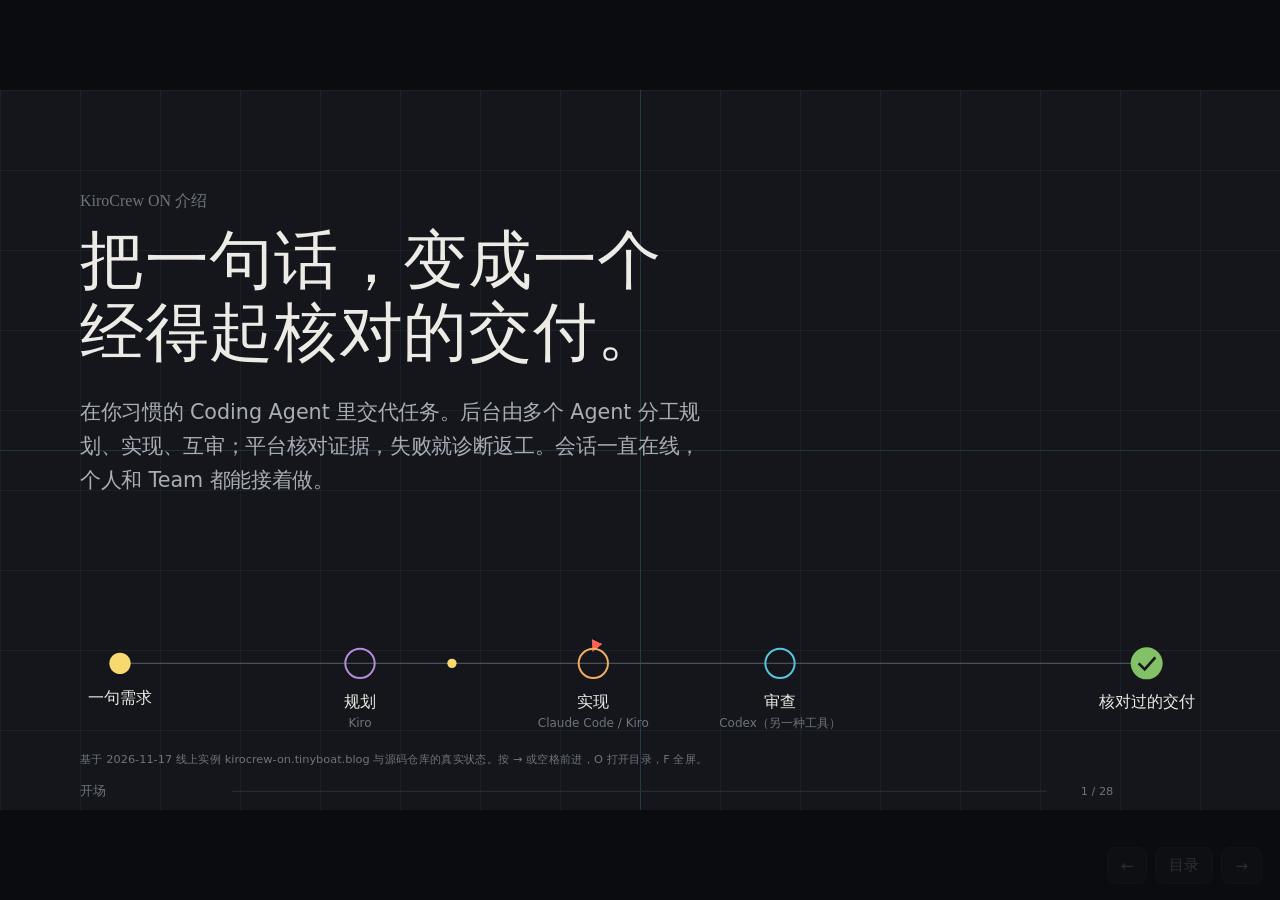
<file: docs/intro-deck/index.html>
<!doctype html>
<html lang="zh-CN">
<head>
<meta charset="utf-8">
<meta name="viewport" content="width=device-width, initial-scale=1">
<title>KiroCrew ON：把一句话，变成一个经得起核对的交付</title>
<style>
:root{
  --bg:#14161b; --bg2:#1a1d23; --ink:#ECEBE6; --ink2:#A9ADB6; --ink3:#6E737D; --line:#2a2e36;
  --blue:#58C4DD; --yellow:#F7D96F; --green:#83C167; --red:#FC6255; --teal:#5CD0B3; --purple:#B18CD9; --gold:#F0AC5F;
  --serif:"CMU Serif","Latin Modern Roman","Times New Roman","Songti SC","STSong","Source Han Serif SC","Noto Serif SC","Noto Serif CJK SC","SimSun",serif;
  --sans:"Avenir Next","Helvetica Neue","PingFang SC","Hiragino Sans GB","Noto Sans SC","Noto Sans CJK SC","Microsoft YaHei",system-ui,sans-serif;
  --mono:"SF Mono","JetBrains Mono",Menlo,Consolas,"PingFang SC",monospace;
}
*{box-sizing:border-box}
html,body{margin:0;height:100%;background:#0b0c0f;overflow:hidden;color:var(--ink);font-family:var(--sans)}
#stage{position:absolute;left:50%;top:50%;width:1920px;height:1080px;transform-origin:center;background:var(--bg);overflow:hidden}
#stage::before{content:"";position:absolute;inset:0;pointer-events:none;opacity:0;transition:opacity .8s;
  background-image:linear-gradient(rgba(88,196,221,.07) 1px,transparent 1px),linear-gradient(90deg,rgba(88,196,221,.07) 1px,transparent 1px),
  linear-gradient(rgba(88,196,221,.16) 1px,transparent 1px),linear-gradient(90deg,rgba(88,196,221,.16) 1px,transparent 1px);
  background-size:120px 120px,120px 120px,100% 100%,100% 100%;background-position:0 0,0 0,0 540px,960px 0;background-repeat:repeat,repeat,no-repeat,no-repeat}
#stage.plane::before{opacity:1}
.slide{position:absolute;inset:0;padding:88px 120px 110px;opacity:0;visibility:hidden;transition:opacity .45s ease,visibility 0s .45s}
.slide.active{opacity:1;visibility:visible;transition:opacity .45s ease}

/* type */
h1,h2,h3{font-family:var(--serif);font-weight:400;margin:0;letter-spacing:.01em}
h1{font-size:96px;line-height:1.12}
h2{font-size:58px;line-height:1.2;margin-bottom:34px}
h3{font-size:34px;line-height:1.3}
p{margin:0}
.lead{font-size:31px;line-height:1.65;color:var(--ink2);max-width:30em}
.body{font-size:27px;line-height:1.7;color:var(--ink2)}
.small{font-size:21px;line-height:1.6;color:var(--ink3)}
.src{position:absolute;left:120px;bottom:64px;font-size:17px;color:var(--ink3);max-width:1500px}
.mono{font-family:var(--mono)}
.ink{color:var(--ink)} .b{color:var(--blue)} .y{color:var(--yellow)} .g{color:var(--green)} .r{color:var(--red)} .t{color:var(--teal)} .p{color:var(--purple)} .o{color:var(--gold)} .m{color:var(--ink3)}
.math{font-family:var(--serif);font-style:italic}
code,.code{font-family:var(--mono);font-size:.82em;color:var(--blue);background:rgba(88,196,221,.08);padding:.08em .35em;border-radius:5px}
q{quotes:"「" "」"}

/* build steps */
[data-s]{opacity:0;transition:opacity .6s ease,transform .6s ease}
[data-s].on{opacity:1}
.rise[data-s]{transform:translateY(16px)} .rise[data-s].on{transform:none}
.draw{stroke-dasharray:1;stroke-dashoffset:1;transition:stroke-dashoffset 1.5s cubic-bezier(.65,0,.25,1)}
.draw[data-s]{opacity:1}
.draw.on{stroke-dashoffset:0}
svg .pop[data-s]{transform-box:fill-box;transform-origin:center;transform:scale(.6)}
svg .pop[data-s].on{transform:none}
.instant,.instant *{transition:none!important;animation:none!important}

/* manim-like write */
.w .c{display:inline-block;white-space:pre}
.w:not(.on) .c{opacity:0}
.w.on .c{animation:write .95s both;animation-delay:calc(var(--i) * 26ms)}
@keyframes write{
  0%{opacity:0;-webkit-text-fill-color:transparent;-webkit-text-stroke:1.2px currentColor}
  45%{opacity:1;-webkit-text-fill-color:transparent;-webkit-text-stroke:1.2px currentColor}
  100%{opacity:1;-webkit-text-fill-color:currentColor;-webkit-text-stroke:0 transparent}}
.w[data-s]{opacity:1}

/* screenshot camera */
.shot{position:absolute;overflow:hidden;border-radius:14px;background:#0f1013;box-shadow:0 0 0 1px #2b2f37,0 30px 80px rgba(0,0,0,.45)}
.shot .cv{position:absolute;inset:0;transform-origin:0 0;transition:transform 1.1s cubic-bezier(.65,0,.25,1)}
.shot img{width:100%;height:100%;display:block;object-fit:cover;object-position:top left}
.hl{position:absolute;left:var(--x);top:var(--y);width:var(--w);height:var(--h);pointer-events:none}
.hl svg{position:absolute;inset:0;width:100%;height:100%;overflow:visible}
.hl rect{fill:rgba(247,217,111,.06);stroke:var(--yellow);stroke-width:3;stroke-dasharray:1;stroke-dashoffset:1;transition:stroke-dashoffset 1s cubic-bezier(.65,0,.25,1)}
.hl.on rect{stroke-dashoffset:0}
.hl.red rect{stroke:var(--red);fill:rgba(252,98,85,.06)} .hl.green rect{stroke:var(--green);fill:rgba(131,193,103,.06)} .hl.blue rect{stroke:var(--blue);fill:rgba(88,196,221,.06)}
.cap{position:absolute;font-size:19px;color:var(--ink3)}

/* layout helpers */
.col{position:absolute;top:250px;left:120px;width:600px}
.col .item{margin-bottom:30px}
.col .item h3{font-size:31px;margin-bottom:8px;color:var(--ink)}
.col .item p{font-size:24px;line-height:1.65;color:var(--ink2)}
.kicker{font-family:var(--serif);font-size:24px;color:var(--ink3);margin-bottom:20px}
.mark{display:inline-block;width:12px;height:12px;border-radius:50%;margin-right:12px;vertical-align:middle;position:relative;top:-3px}

/* footer */
#foot{position:absolute;left:0;right:0;bottom:0;height:56px;display:flex;align-items:center;padding:0 250px 0 120px;gap:28px;font-size:17px;color:var(--ink3);pointer-events:none;z-index:5}
#chap{font-family:var(--serif);font-size:19px;min-width:200px}
#bar{flex:1;height:2px;background:#262a31;position:relative}
#bar i{position:absolute;left:0;top:0;bottom:0;background:var(--blue);transition:width .5s}
#num{font-variant-numeric:tabular-nums;min-width:72px;text-align:right}
#nav{position:fixed;right:18px;bottom:16px;display:flex;gap:8px;z-index:20;opacity:.15;transition:opacity .3s}
#nav:hover,#nav:focus-within{opacity:1}
#nav button{background:#1f232a;color:var(--ink);border:1px solid #333944;border-radius:8px;font:15px var(--sans);padding:8px 13px;cursor:pointer}
#nav button:focus-visible{outline:2px solid var(--yellow);outline-offset:2px}
#toc{position:fixed;inset:0;background:#0b0c0f;z-index:30;display:none;overflow:auto;padding:56px 7vw}
#toc.open{display:block}
#toc h4{font:400 26px var(--serif);color:var(--ink);margin:0 0 26px}
#toc ol{columns:3;column-gap:4vw;margin:0;padding-left:1.6em;color:var(--ink3);font-size:16px}
#toc li{margin:0 0 10px;break-inside:avoid}
#toc a{color:var(--ink2);text-decoration:none}
#toc a:hover,#toc a:focus-visible{color:var(--yellow)}
#toc .ch{color:var(--ink3);font-size:13px;display:block}

/* specific components */
.prim{display:grid;grid-template-columns:520px 1fr;gap:12px 56px;align-items:baseline;margin-top:10px}
.prim .sym{font-family:var(--serif);font-size:38px;white-space:nowrap}
.prim .def{font-size:25px;line-height:1.6;color:var(--ink2)}
.prim .def b{color:var(--ink);font-weight:500}
.formula{font-family:var(--serif);font-size:64px;white-space:nowrap}
.formula .it{font-style:italic}
.bars{display:flex;align-items:flex-end;gap:46px;height:420px}
.bars .bk{display:flex;flex-direction:column;align-items:center;justify-content:flex-end;height:100%;width:110px}
.bars .bk i{display:block;width:84px;border-radius:6px 6px 0 0;background:var(--red);height:0;transition:height 1.1s cubic-bezier(.65,0,.25,1)}
.bars .bk.on i{height:var(--h)}
.bars .bk span{font-family:var(--serif);font-size:30px;margin-bottom:10px;color:var(--ink)}
.bars .bk em{font-family:var(--serif);font-style:italic;font-size:26px;color:var(--ink2);margin-top:14px}
.quote{border-left:3px solid var(--gold);padding:6px 0 6px 26px;font-family:var(--serif);font-size:28px;line-height:1.6;color:var(--ink)}
.quote small{display:block;font-family:var(--sans);font-size:19px;color:var(--ink3);margin-top:10px}
.term{position:absolute;background:#0e0f12;border-radius:14px;box-shadow:0 0 0 1px #2b2f37;font-family:var(--mono);font-size:20px;line-height:1.75;padding:26px 32px;color:var(--ink2);white-space:pre-wrap}
.term .pr{color:var(--yellow)} .term .tl{color:var(--blue)} .term .ok{color:var(--green)} .term .cm{color:var(--ink3)}
.legend{display:flex;gap:30px;font-size:21px;color:var(--ink2);flex-wrap:wrap}
.waffle{display:grid;grid-template-columns:repeat(20,26px);gap:6px}
.waffle i{width:26px;height:26px;border-radius:5px;opacity:0;transform:scale(.4);transition:opacity .35s,transform .35s}
.waffle.on i{opacity:1;transform:none}
.hbar{display:grid;grid-template-columns:170px 1fr 70px;align-items:center;gap:18px;font-size:23px;margin:16px 0}
.hbar .track{height:30px;position:relative}
.hbar .track i{position:absolute;left:0;top:0;bottom:0;border-radius:0 5px 5px 0;width:0;transition:width 1.2s cubic-bezier(.65,0,.25,1)}
.hbar.on .track i{width:var(--v)}
.hbar .val{font-family:var(--serif);font-size:28px;color:var(--ink)}
.stat .n{font-family:var(--serif);font-size:84px;line-height:1;color:var(--ink)}
.stat .l{font-size:21px;color:var(--ink3);margin-top:8px;line-height:1.5}
.limit{display:grid;grid-template-columns:44px 1fr;gap:6px 18px;margin-bottom:24px;font-size:24px;line-height:1.6;color:var(--ink2)}
.limit .x{font-family:var(--serif);font-size:30px;line-height:1.2}
.limit b{color:var(--ink);font-weight:500}
.big .limit{font-size:29px;margin-bottom:34px}
.big .limit .x{font-size:34px}
.chip{display:inline-block;border:1px solid #3a3f49;border-radius:999px;padding:3px 14px;font-size:19px;color:var(--ink2);margin:0 8px 8px 0}
@media (prefers-reduced-motion:reduce){
  *,*::before,*::after{transition-duration:.01ms!important;animation-duration:.01ms!important;animation-delay:0s!important}
  animateMotion{display:none}
}
</style>
</head>
<body>
<div id="stage">

<!-- ============ 开场 ============ -->
<section class="slide" data-chapter="开场" data-title="封面" data-plane>
  <div style="position:absolute;left:120px;top:150px;width:1300px">
    <p class="kicker w">KiroCrew ON 介绍</p>
    <h1 class="w">把一句话，变成一个<br>经得起核对的交付。</h1>
    <p class="lead rise" data-s="0" style="margin-top:40px;transition-delay:.9s">在你习惯的 Coding Agent 里交代任务。后台由多个 Agent 分工规划、实现、互审；平台核对证据，失败就诊断返工。会话一直在线，个人和 Team 都能接着做。</p>
  </div>
  <svg viewBox="0 0 1680 300" style="position:absolute;left:120px;top:690px;width:1680px;height:300px" aria-label="需求经过规划、实现、审查到交付，审查未通过时返工">
    <defs><marker id="ah" viewBox="0 0 10 10" refX="8" refY="5" markerWidth="7" markerHeight="7" orient="auto-start-reverse"><path d="M0,0L10,5L0,10z" fill="#A9ADB6"/></marker>
      <marker id="ahr" viewBox="0 0 10 10" refX="8" refY="5" markerWidth="7" markerHeight="7" orient="auto-start-reverse"><path d="M0,0L10,5L0,10z" fill="#FC6255"/></marker></defs>
    <path id="mainline" class="draw" data-s="0" d="M60,170 L1600,170" stroke="#4a4f59" stroke-width="2" fill="none"/>
    <path class="draw" data-s="1" d="M1050,150 C1000,40 820,40 770,150" stroke="#FC6255" stroke-width="2.5" fill="none" stroke-dasharray="1" marker-end="url(#ahr)"/>
    <g class="pop" data-s="0" style="transition-delay:.3s"><circle cx="60" cy="170" r="16" fill="#F7D96F"/><text x="60" y="230" fill="#ECEBE6" font-size="24" text-anchor="middle" font-family="Songti SC,serif">一句需求</text></g>
    <g class="pop" data-s="0" style="transition-delay:.5s"><circle cx="420" cy="170" r="22" fill="none" stroke="#B18CD9" stroke-width="3"/><text x="420" y="235" fill="#ECEBE6" font-size="24" text-anchor="middle">规划</text><text x="420" y="266" fill="#6E737D" font-size="18" text-anchor="middle">Kiro</text></g>
    <g class="pop" data-s="0" style="transition-delay:.7s"><circle cx="770" cy="170" r="22" fill="none" stroke="#F0AC5F" stroke-width="3"/><text x="770" y="235" fill="#ECEBE6" font-size="24" text-anchor="middle">实现</text><text x="770" y="266" fill="#6E737D" font-size="18" text-anchor="middle">Claude Code / Kiro</text></g>
    <g class="pop" data-s="0" style="transition-delay:.9s"><circle cx="1050" cy="170" r="22" fill="none" stroke="#58C4DD" stroke-width="3"/><text x="1050" y="235" fill="#ECEBE6" font-size="24" text-anchor="middle">审查</text><text x="1050" y="266" fill="#6E737D" font-size="18" text-anchor="middle">Codex（另一种工具）</text></g>
    <g class="pop" data-s="0" style="transition-delay:1.1s"><circle cx="1600" cy="170" r="24" fill="#83C167"/><path d="M1588,170 l9,9 l16,-18" stroke="#14161b" stroke-width="4" fill="none"/><text x="1600" y="235" fill="#ECEBE6" font-size="24" text-anchor="middle">核对过的交付</text></g>
    <text data-s="1" x="910" y="40" fill="#FC6255" font-size="22" text-anchor="middle">未通过：诊断，返工</text>
    <circle r="7" fill="#F7D96F" data-s="0"><animateMotion dur="5s" repeatCount="indefinite" path="M60,170 L1600,170"/></circle>
  </svg>
  <p class="src">基于 2026-11-17 线上实例 kirocrew-on.tinyboat.blog 与源码仓库的真实状态。按 → 或空格前进，O 打开目录，F 全屏。</p>
</section>

<section class="slide" data-chapter="开场" data-title="问题：为什么还需要一个平台">
  <h2 class="w">Coding Agent 已经很强。<br>为什么还要一个平台？</h2>
  <svg viewBox="0 0 700 520" style="position:absolute;left:120px;top:400px;width:700px;height:520px" aria-label="你和 Coding Agent 在一台电脑上来回对话">
    <defs><marker id="ah1" viewBox="0 0 10 10" refX="8" refY="5" markerWidth="7" markerHeight="7" orient="auto"><path d="M0,0L10,5L0,10z" fill="#A9ADB6"/></marker></defs>
    <rect class="draw" data-s="0" x="10" y="10" width="680" height="420" rx="22" fill="none" stroke="#4a4f59" stroke-width="2"/>
    <text x="40" y="58" fill="#6E737D" font-size="22">你的电脑</text>
    <g class="pop" data-s="0" style="transition-delay:.4s"><circle cx="190" cy="230" r="70" fill="none" stroke="#F7D96F" stroke-width="3"/><text x="190" y="240" fill="#ECEBE6" font-size="30" text-anchor="middle">你</text></g>
    <g class="pop" data-s="0" style="transition-delay:.6s"><circle cx="510" cy="230" r="70" fill="none" stroke="#5CD0B3" stroke-width="3"/><text x="510" y="225" fill="#ECEBE6" font-size="24" text-anchor="middle">Coding</text><text x="510" y="257" fill="#ECEBE6" font-size="24" text-anchor="middle">Agent</text></g>
    <path class="draw" data-s="0" d="M265,200 C330,150 370,150 435,200" stroke="#A9ADB6" stroke-width="2" fill="none" marker-end="url(#ah1)"/>
    <path class="draw" data-s="0" d="M435,262 C370,312 330,312 265,262" stroke="#A9ADB6" stroke-width="2" fill="none" marker-end="url(#ah1)"/>
    <text x="350" y="140" fill="#6E737D" font-size="19" text-anchor="middle">提示</text>
    <text x="350" y="345" fill="#6E737D" font-size="19" text-anchor="middle">“做完了”</text>
  </svg>
  <div class="big" style="position:absolute;left:900px;top:380px;width:920px">
    <div class="limit rise" data-s="1"><span class="x r">1</span><div><b>你得守着。</b>会话跑在本机终端里，合上电脑就停，换台电脑接不上。</div></div>
    <div class="limit rise" data-s="2"><span class="x r">2</span><div><b>自己批改自己。</b>Agent 说“做完了、测过了”，这只是自述，不是证据。</div></div>
    <div class="limit rise" data-s="3"><span class="x r">3</span><div><b>失败了要你接。</b>报错之后要你读日志、判断原因、改提示、再派一次。</div></div>
    <div class="limit rise" data-s="4"><span class="x r">4</span><div><b>成果困在一台电脑上。</b>团队看不到过程，换个工具或模型，上下文就断了。</div></div>
  </div>
</section>

<!-- ============ 原理 ============ -->
<section class="slide" data-chapter="第一性原理" data-title="五个基本对象" data-plane>
  <h2 class="w">拆到不能再拆：五个基本对象</h2>
  <div class="prim">
    <div class="sym b rise" data-s="0" style="transition-delay:.6s">𝑆</div>
    <div class="def rise" data-s="0" style="transition-delay:.6s"><b>会话是唯一的状态来源。</b>需求、任务、每次 Attempt、版本与事件都记在平台数据库；Agent 的原生对话只是执行记录。</div>
    <div class="sym ink rise" data-s="1">𝑇 = ⟨指令, 工具, 模型, 验收项⟩</div>
    <div class="def rise" data-s="1"><b>任务把“做什么”写成可检查的形式。</b>每个任务单独指定 Coding 工具、模型与 Effort，并列出验收项。</div>
    <div class="sym g rise" data-s="2">𝐺(𝑎) ∈ {pass, warn, fail, skip}</div>
    <div class="def rise" data-s="2"><b>完成由平台判定。</b>Agent 写交接文件 <code>handoff.md</code> 与结论 <code>outcome.json</code>，平台核对后才验收。</div>
    <div class="sym r rise" data-s="3">𝑅 : fail ↦ 决定</div>
    <div class="def rise" data-s="3"><b>失败先诊断，再处理。</b>协调者读失败证据，决定重试、返工、换工具、重新规划，或等你决定；轮数有上限。</div>
    <div class="sym y rise" data-s="4">Σ = 个人 ∪ Team</div>
    <div class="def rise" data-s="4"><b>空间决定谁能看、在哪执行。</b>共享工作流、共享会话、共享凭据是三件事，互不隐式授权。</div>
  </div>
  <p class="src">出处：平台设计原则与 docs/ARCHITECTURE.md（kirocrew-on 仓库，分支 feat/mvp-0.2.0）。</p>
</section>

<section class="slide" data-chapter="第一性原理" data-title="为什么要另一个人来审" data-plane>
  <h2 class="w">为什么要“另一个人”来审？</h2>
  <div style="position:absolute;left:120px;top:270px;width:860px">
    <p class="body rise" data-s="0" style="transition-delay:.5s">设一次做对的概率是 <span class="math y">p</span>，审查发现错误的概率是 <span class="math b">r</span>，最多纠错 <span class="math">k</span> 轮。错误一路漏到交付的概率是：</p>
    <div class="formula rise" data-s="1" style="margin:44px 0 40px">𝑃<span style="font-style:normal">(漏错)</span> = (1 − <span class="y it">p</span>)(1 − <span class="b it">r</span>)<sup class="it" style="font-size:.6em">k</sup></div>
    <p class="body rise" data-s="3"><b class="ink">但这有一个前提：</b>审查者的失误要和作者无关。同一个模型复查自己，往往错在同一个地方，<span class="math b">r</span> 就会塌掉。</p>
    <div class="quote rise" data-s="4" style="margin-top:34px">保持 task-1 工具为 kiro，不得改为 codex（审查者工具），以维持 evaluator 与作者工具相异。<small>协调者在下文案例 v4 中写下的纠错决定。Evaluator 角色的规则是：“自己核对，不以实现者的自述为准”。</small></div>
  </div>
  <div style="position:absolute;left:1100px;top:330px;width:700px">
    <div class="bars">
      <div class="bk" data-s="2" style="--h:100%"><span>30%</span><i></i><em>k = 0</em></div>
      <div class="bk" data-s="2" style="--h:40%;transition-delay:.25s"><span>12%</span><i style="transition-delay:.25s"></i><em>k = 1</em></div>
      <div class="bk" data-s="2" style="--h:16%;transition-delay:.5s"><span>4.8%</span><i style="transition-delay:.5s"></i><em>k = 2</em></div>
      <div class="bk" data-s="2" style="--h:6.4%;transition-delay:.75s"><span>1.9%</span><i style="transition-delay:.75s"></i><em>k = 3</em></div>
    </div>
    <p class="small rise" data-s="2" style="margin-top:22px">示意参数：<span class="math">p</span> = 0.7，<span class="math">r</span> = 0.6。这是直觉模型，不是测量值。</p>
  </div>
</section>

<!-- ============ 架构 ============ -->
<section class="slide" data-chapter="架构" data-title="四层，单向驱动" data-plane>
  <h2 class="w" style="margin-bottom:6px">四层结构，单向驱动</h2>
  <svg viewBox="0 0 1680 820" style="position:absolute;left:120px;top:185px;width:1680px;height:820px" font-family="PingFang SC, sans-serif" aria-label="接入层、平台、执行环境、KiroCrew Agent 与模型的分层架构">
    <defs><marker id="ah2" viewBox="0 0 10 10" refX="8" refY="5" markerWidth="7" markerHeight="7" orient="auto"><path d="M0,0L10,5L0,10z" fill="#A9ADB6"/></marker></defs>
    <!-- labels -->
    <g fill="#6E737D" font-size="21" font-family="Songti SC, serif">
      <text x="0" y="72" data-s="0">接入</text><text x="0" y="252" data-s="1">平台</text><text x="0" y="452" data-s="2">执行环境</text><text x="0" y="632" data-s="3">Agent</text><text x="0" y="772" data-s="4">模型</text>
    </g>
    <!-- access -->
    <g data-s="0" class="pop">
      <rect x="150" y="30" width="250" height="70" rx="12" fill="#1a1d23" stroke="#5CD0B3" stroke-width="2"/><text x="275" y="73" fill="#ECEBE6" font-size="24" text-anchor="middle">Claude Code</text>
      <rect x="430" y="30" width="250" height="70" rx="12" fill="#1a1d23" stroke="#5CD0B3" stroke-width="2"/><text x="555" y="73" fill="#ECEBE6" font-size="24" text-anchor="middle">Kiro CLI / IDE</text>
      <rect x="710" y="30" width="250" height="70" rx="12" fill="#1a1d23" stroke="#5CD0B3" stroke-width="2"/><text x="835" y="73" fill="#ECEBE6" font-size="24" text-anchor="middle">Codex 等</text>
      <rect x="1010" y="30" width="300" height="70" rx="12" fill="#1a1d23" stroke="#A9ADB6" stroke-width="2"/><text x="1160" y="73" fill="#ECEBE6" font-size="24" text-anchor="middle">Web 控制台</text>
      <text x="555" y="132" fill="#6E737D" font-size="19" text-anchor="middle">同一份 Skill + MCP 服务器（本机 stdio）</text>
    </g>
    <path class="draw" data-s="1" d="M730,140 L730,195" stroke="#A9ADB6" stroke-width="2" marker-end="url(#ah2)"/>
    <text data-s="1" x="750" y="176" fill="#A9ADB6" font-size="19">HTTPS，用户 Token</text>
    <!-- platform -->
    <g data-s="1" class="pop">
      <rect x="150" y="200" width="1160" height="110" rx="14" fill="rgba(88,196,221,.07)" stroke="#58C4DD" stroke-width="2.5"/>
      <text x="180" y="244" fill="#58C4DD" font-size="27" font-family="Songti SC, serif">KiroCrew ON 平台</text>
      <text x="180" y="286" fill="#A9ADB6" font-size="21">身份与权限　个人 / Team 空间　会话、版本与事件　工作流库　门禁判定　自动纠错</text>
    </g>
    <path class="draw" data-s="2" d="M450,315 L450,385" stroke="#A9ADB6" stroke-width="2" marker-end="url(#ah2)"/>
    <path class="draw" data-s="2" d="M1010,315 L1010,385" stroke="#A9ADB6" stroke-width="2" marker-end="url(#ah2)"/>
    <text data-s="2" x="1030" y="360" fill="#A9ADB6" font-size="19">Worker Token（平台 → Worker）</text>
    <!-- envs -->
    <g data-s="2" class="pop">
      <rect x="150" y="390" width="560" height="120" rx="14" fill="#1a1d23" stroke="#4a4f59" stroke-width="2"/>
      <text x="175" y="430" fill="#ECEBE6" font-size="23">共享环境</text><text x="175" y="470" fill="#A9ADB6" font-size="19">平台主机上的执行边界（独立 OS 用户）</text>
      <text x="175" y="498" fill="#6E737D" font-size="18">Worker → KiroCrew Gateway（回环）</text>
      <rect x="750" y="390" width="560" height="120" rx="14" fill="#1a1d23" stroke="#4a4f59" stroke-width="2"/>
      <text x="775" y="430" fill="#ECEBE6" font-size="23">Team 专属 Worker 主机</text><text x="775" y="470" fill="#A9ADB6" font-size="19">独立 EC2，只接受平台安全组，私网 TLS</text>
      <text x="775" y="498" fill="#6E737D" font-size="18">Worker → KiroCrew Gateway（回环）</text>
    </g>
    <path class="draw" data-s="3" d="M730,515 L730,565" stroke="#A9ADB6" stroke-width="2" marker-end="url(#ah2)"/>
    <!-- agents -->
    <g data-s="3" class="pop">
      <rect x="150" y="570" width="1160" height="110" rx="14" fill="rgba(177,140,217,.07)" stroke="#B18CD9" stroke-width="2"/>
      <text x="180" y="613" fill="#B18CD9" font-size="25" font-family="Songti SC, serif">KiroCrew 原生会话</text>
      <text x="180" y="655" fill="#A9ADB6" font-size="21">协调者 poc-coordinator　→　子 Agent：poc-kiro　poc-claude　poc-codex　诊断 poc-diagnose</text>
    </g>
    <path class="draw" data-s="4" d="M730,685 L730,725" stroke="#A9ADB6" stroke-width="2" marker-end="url(#ah2)"/>
    <g data-s="4" class="pop">
      <rect x="150" y="730" width="1160" height="70" rx="14" fill="#1a1d23" stroke="#4a4f59" stroke-width="2"/>
      <text x="180" y="774" fill="#A9ADB6" font-size="22">Amazon Bedrock 等，由各工具的原生配置提供，可替换</text>
    </g>
    <!-- one-way -->
    <g data-s="5">
      <path d="M1330,620 C1440,580 1440,300 1330,255" stroke="#FC6255" stroke-width="2.5" fill="none" stroke-dasharray="8 8"/>
      <g stroke="#FC6255" stroke-width="5" stroke-linecap="round"><path d="M1396,420 l28,28 M1424,420 l-28,28"/></g>
      <text x="1455" y="405" fill="#FC6255" font-size="23" font-family="Songti SC, serif">KiroCrew</text>
      <text x="1455" y="437" fill="#FC6255" font-size="23" font-family="Songti SC, serif">从不调用平台</text>
      <text x="1455" y="477" fill="#A9ADB6" font-size="18">结果由 Worker 轮询</text>
      <text x="1455" y="503" fill="#A9ADB6" font-size="18">Gateway 与交接文件取得</text>
    </g>
    <circle r="7" fill="#F7D96F" data-s="4"><animateMotion dur="4s" repeatCount="indefinite" path="M730,140 L730,200 L730,320 L450,390 L450,520 L730,570 L730,690 L730,740"/></circle>
  </svg>
</section>

<section class="slide" data-chapter="架构" data-title="一次会话的生命周期">
  <h2 class="w">一次会话从提交到交付</h2>
  <svg viewBox="0 0 1680 560" style="position:absolute;left:120px;top:250px;width:1680px;height:560px" font-family="PingFang SC, sans-serif" aria-label="提交、准备、规划、派发、取证、判定、交付七步，判定未通过时回到派发">
    <defs><marker id="ah3" viewBox="0 0 10 10" refX="8" refY="5" markerWidth="7" markerHeight="7" orient="auto"><path d="M0,0L10,5L0,10z" fill="#FC6255"/></marker></defs>
    <path class="draw" data-s="0" d="M80,300 L1600,300" stroke="#4a4f59" stroke-width="2"/>
    <g font-size="25" fill="#ECEBE6" text-anchor="middle">
      <g class="pop" data-s="0" style="transition-delay:.2s"><circle cx="80" cy="300" r="34" fill="#14161b" stroke="#F7D96F" stroke-width="3"/><text x="80" y="309" font-family="Songti SC, serif">1</text><text x="80" y="380">提交</text></g>
      <g class="pop" data-s="0" style="transition-delay:.35s"><circle cx="333" cy="300" r="34" fill="#14161b" stroke="#58C4DD" stroke-width="3"/><text x="333" y="309" font-family="Songti SC, serif">2</text><text x="333" y="380">准备源码</text></g>
      <g class="pop" data-s="0" style="transition-delay:.5s"><circle cx="586" cy="300" r="34" fill="#14161b" stroke="#B18CD9" stroke-width="3"/><text x="586" y="309" font-family="Songti SC, serif">3</text><text x="586" y="380">规划</text></g>
      <g class="pop" data-s="0" style="transition-delay:.65s"><circle cx="839" cy="300" r="34" fill="#14161b" stroke="#F0AC5F" stroke-width="3"/><text x="839" y="309" font-family="Songti SC, serif">4</text><text x="839" y="380">派发任务</text></g>
      <g class="pop" data-s="0" style="transition-delay:.8s"><circle cx="1092" cy="300" r="34" fill="#14161b" stroke="#F0AC5F" stroke-width="3"/><text x="1092" y="309" font-family="Songti SC, serif">5</text><text x="1092" y="380">收集证据</text></g>
      <g class="pop" data-s="0" style="transition-delay:.95s"><circle cx="1345" cy="300" r="34" fill="#14161b" stroke="#58C4DD" stroke-width="3"/><text x="1345" y="309" font-family="Songti SC, serif">6</text><text x="1345" y="380">门禁判定</text></g>
      <g class="pop" data-s="0" style="transition-delay:1.1s"><circle cx="1600" cy="300" r="34" fill="#83C167"/><text x="1600" y="309" fill="#14161b" font-family="Songti SC, serif">7</text><text x="1600" y="380">交付</text></g>
    </g>
    <g font-size="20" fill="#A9ADB6" text-anchor="middle" data-s="1">
      <text x="80" y="420">POST /v1/runs</text><text x="80" y="450">登记，选执行环境</text>
      <text x="333" y="420">克隆或新建工作区</text><text x="333" y="450">固定 commit 基线</text>
      <text x="586" y="420">Kiro 补全需求</text><text x="586" y="450">拆 1–7 个任务</text>
      <text x="839" y="420">/api/spawn</text><text x="839" y="450">工具、模型、上游交接</text>
      <text x="1092" y="420">handoff.md</text><text x="1092" y="450">outcome.json，原生状态</text>
      <text x="1345" y="420">交接、结论、验收项</text><text x="1345" y="450">平台逐项核对</text>
      <text x="1600" y="420">预览，下载源码</text><text x="1600" y="450">原会话续作</text>
    </g>
    <path class="draw" data-s="2" d="M1345,262 C1300,90 890,90 845,258" stroke="#FC6255" stroke-width="2.5" fill="none" marker-end="url(#ah3)"/>
    <g data-s="2"><text x="1092" y="52" fill="#FC6255" font-size="24" text-anchor="middle" font-family="Songti SC, serif">未通过：派发 poc-diagnose 诊断</text>
      <text x="1092" y="88" fill="#A9ADB6" font-size="19" text-anchor="middle">retry　rework　switch_tool　replan　wait_for_user</text></g>
    <g data-s="3"><text x="586" y="200" fill="#B18CD9" font-size="19" text-anchor="middle">平台校验规划后，</text><text x="586" y="226" fill="#B18CD9" font-size="19" text-anchor="middle">把任务追加到同一会话</text></g>
    <circle r="8" fill="#F7D96F" data-s="0"><animateMotion dur="6s" repeatCount="indefinite" path="M80,300 L1600,300"/></circle>
  </svg>
  <p class="body rise" data-s="3" style="position:absolute;left:120px;top:850px;width:1600px">每一步都写进事件流。Worker 会把每次 Attempt 的结果写回原生会话，协调者据此向你解释进度；你随时问“做到哪了”，拿到的是平台的状态，不是 Agent 的印象。</p>
</section>

<section class="slide" data-chapter="架构" data-title="门禁：什么叫做完了">
  <h2 class="w">门禁：什么才算“做完了”</h2>
  <div class="col" style="top:230px;width:760px">
    <p class="body rise" data-s="0" style="transition-delay:.4s;margin-bottom:28px">每次 Attempt 结束，平台读出原生状态与交接文件，逐项记下判定。右边是案例中 Codex 审查那一轮的真实记录。</p>
    <div class="limit rise" data-s="1"><span class="x g">✓</span><div><b>原生执行完成</b>，实际后端、模型、Effort 与请求一致</div></div>
    <div class="limit rise" data-s="2"><span class="x g">✓</span><div><b>交接文件与结果文件</b>存在且格式有效，结论为 pass</div></div>
    <div class="limit rise" data-s="3"><span class="x g">✓</span><div><b>审查对象</b>写明被审的 commit；<b>Evaluator</b> 逐条给出验收证据（文件:行号、命令输出）</div></div>
    <div class="quote rise" data-s="4" style="margin-top:20px">原生执行与交接核对完成；不是自动安全认证<small>会话完成事件 run.completed 的原话。平台只声称它核对过的东西。</small></div>
  </div>
  <figure class="shot" style="left:1000px;top:120px;width:600px;height:891px" data-cam='{"0":[1,0.5,0],"1":[1.45,0.5,0.12],"2":[1.45,0.5,0.3],"3":[1.25,0.5,0.52],"4":[1,0.5,0]}'>
    <div class="cv"><img src="shots/16-attempt.webp" alt="Attempt 7 的执行证据：请求、用量、实际后端与模型、门禁勾选与验收项">
      <i class="hl" data-s="1" style="--x:.5%;--y:3.5%;--w:99%;--h:20.5%"></i>
      <i class="hl green" data-s="2" style="--x:.5%;--y:24%;--w:50%;--h:13%"></i>
      <i class="hl" data-s="3" style="--x:.5%;--y:37.5%;--w:99%;--h:32%"></i>
    </div>
  </figure>
</section>

<!-- ============ 案例 ============ -->
<section class="slide" data-chapter="真实案例" data-title="案例：四方对比研究">
  <h2 class="w" style="font-size:50px">案例：一次真实会话</h2>
  <div class="col" style="top:220px;width:560px">
    <p class="body rise" data-s="0" style="transition-delay:.4s">需求是一项只读研究：在财务审核单据的场景里，对比纯 RAG、仓库自带的 PG 规则库、Mem0 与 GraphRAG，产出中文报告与单文件 HTML。不改代码，不推送。</p>
    <p class="body rise" data-s="1" style="margin-top:26px">来源是一个 GitHub 仓库。会话 ID、修订号、交接进度都在页头。</p>
    <p class="body rise" data-s="2" style="margin-top:26px">所有操作都在一行：续作、请协调者诊断、在 KiroCrew 中打开、下载源码、报告、共享、预览产出、停止。</p>
  </div>
  <figure class="shot" style="left:740px;top:200px;width:1100px;height:688px" data-cam='{"0":[1,0,0],"1":[1.55,0.42,0.18],"2":[1.55,0.55,0.37],"3":[1,0,0]}'>
    <div class="cv"><img src="shots/02-run-session.webp" alt="控制台会话详情：标题、会话 ID、交接进度与操作按钮">
      <i class="hl" data-s="1" style="--x:26.3%;--y:10%;--w:44%;--h:16.5%"></i>
      <i class="hl green" data-s="1" style="--x:80%;--y:10.3%;--w:12%;--h:6.5%"></i>
      <i class="hl" data-s="2" style="--x:26.3%;--y:34.8%;--w:57.5%;--h:4.3%"></i>
    </div>
  </figure>
  <p class="src">run-44dc0643a7dd400bbce55654877d547e，创建于 2026-11-03 20:55，完成于 11-04 09:11。</p>
</section>

<section class="slide" data-chapter="真实案例" data-title="规划：先把需求补全">
  <h2 class="w" style="font-size:50px">第一步：Kiro 先把需求补全</h2>
  <div class="col" style="top:220px;width:560px">
    <p class="body rise" data-s="1">识别意图：这是审查 / 研究类工作。</p>
    <p class="body rise" data-s="2" style="margin-top:22px">补全目标与范围，写明<b class="ink">不做什么</b>：不改其他文件、不 push、不连云、不引用真实制度原文。</p>
    <p class="body rise" data-s="3" style="margin-top:22px">写出 6 条<b class="ink">可验证的验收标准</b>。它们被拆进各任务的验收项，最后由 Evaluator 逐条核对。</p>
    <p class="body rise" data-s="4" style="margin-top:22px">生成 3 个任务，平台校验后追加到同一会话。用时 2 分 40 秒（v1 20:55 → v2 20:58）。</p>
  </div>
  <figure class="shot" style="left:740px;top:200px;width:1100px;height:688px" data-cam='{"0":[1,0,0],"1":[1.5,0.55,0.12],"2":[1.5,0.55,0.33],"3":[1.5,0.55,0.66],"4":[1.6,0.4,0.93]}'>
    <div class="cv"><img src="shots/03-planning.webp" alt="KiroCrew 规划：意图、补全后的目标、范围、对比维度与验收标准">
      <i class="hl" data-s="1" style="--x:26%;--y:11.6%;--w:66.5%;--h:4.8%"></i>
      <i class="hl" data-s="2" style="--x:26%;--y:30.8%;--w:66.5%;--h:11.8%"></i>
      <i class="hl" data-s="3" style="--x:26%;--y:57.2%;--w:66.5%;--h:22%"></i>
      <i class="hl green" data-s="4" style="--x:26%;--y:91.3%;--w:13.5%;--h:2.8%"></i>
    </div>
  </figure>
</section>

<section class="slide" data-chapter="真实案例" data-title="任务链：作者与审查者分开">
  <h2 class="w" style="font-size:50px">任务链：作者与审查者用不同的工具</h2>
  <svg viewBox="0 0 1680 230" style="position:absolute;left:120px;top:205px;width:1680px;height:230px" font-family="PingFang SC, sans-serif" aria-label="Kiro 撰写报告，Kiro 生成 HTML，Codex 作为 Evaluator 核对">
    <defs><marker id="ah4" viewBox="0 0 10 10" refX="8" refY="5" markerWidth="7" markerHeight="7" orient="auto"><path d="M0,0L10,5L0,10z" fill="#A9ADB6"/></marker></defs>
    <g class="pop" data-s="0" style="transition-delay:.3s"><rect x="0" y="40" width="360" height="120" rx="14" fill="#1a1d23" stroke="#B18CD9" stroke-width="2.5"/><text x="180" y="90" fill="#ECEBE6" font-size="24" text-anchor="middle">规划</text><text x="180" y="128" fill="#B18CD9" font-size="20" text-anchor="middle">Kiro CLI</text></g>
    <g class="pop" data-s="0" style="transition-delay:.5s"><rect x="440" y="40" width="360" height="120" rx="14" fill="#1a1d23" stroke="#B18CD9" stroke-width="2.5"/><text x="620" y="90" fill="#ECEBE6" font-size="24" text-anchor="middle">撰写 report.md</text><text x="620" y="128" fill="#B18CD9" font-size="20" text-anchor="middle">Kiro CLI，研究员</text></g>
    <g class="pop" data-s="0" style="transition-delay:.7s"><rect x="880" y="40" width="360" height="120" rx="14" fill="#1a1d23" stroke="#B18CD9" stroke-width="2.5"/><text x="1060" y="90" fill="#ECEBE6" font-size="24" text-anchor="middle">生成单文件 index.html</text><text x="1060" y="128" fill="#B18CD9" font-size="20" text-anchor="middle">Kiro CLI，撰写者</text></g>
    <g class="pop" data-s="0" style="transition-delay:.9s"><rect x="1320" y="40" width="360" height="120" rx="14" fill="#1a1d23" stroke="#58C4DD" stroke-width="2.5"/><text x="1500" y="90" fill="#ECEBE6" font-size="24" text-anchor="middle">逐条核对验收项</text><text x="1500" y="128" fill="#58C4DD" font-size="20" text-anchor="middle">Codex，Evaluator，只读</text></g>
    <path class="draw" data-s="0" d="M365,100 L432,100" stroke="#A9ADB6" stroke-width="2" marker-end="url(#ah4)"/>
    <path class="draw" data-s="0" d="M805,100 L872,100" stroke="#A9ADB6" stroke-width="2" marker-end="url(#ah4)"/>
    <path class="draw" data-s="0" d="M1245,100 L1312,100" stroke="#A9ADB6" stroke-width="2" marker-end="url(#ah4)"/>
    <text data-s="1" x="1500" y="205" fill="#F7D96F" font-size="21" text-anchor="middle">失误方式不同，审查才有意义</text>
  </svg>
  <figure class="shot" style="left:120px;top:470px;width:800px;height:500px" data-cam='{"0":[1,0,0],"2":[1.8,0.45,0.45],"3":[1.6,0.82,0.52]}'>
    <div class="cv"><img src="shots/04-tasks.webp" alt="开发任务列表：每个任务的工具、模型、阶段、方法与状态，右侧为执行轨迹">
      <i class="hl" data-s="2" style="--x:28.6%;--y:43%;--w:33%;--h:5.4%"></i>
      <i class="hl blue" data-s="3" style="--x:71.1%;--y:24.6%;--w:21.9%;--h:60.4%"></i>
    </div>
  </figure>
  <div style="position:absolute;left:980px;top:500px;width:840px">
    <p class="body rise" data-s="2">每个任务都写明工具、模型、阶段与方法。这里的方法是 <code>verification-before-completion</code>：先验证，再声称完成。</p>
    <p class="body rise" data-s="3" style="margin-top:24px">右侧的执行轨迹有 196 条事件，按时间记下派发、原生状态、返工与复审。</p>
  </div>
</section>

<section class="slide" data-chapter="真实案例" data-title="纠错循环：v1 到 v7" data-plane>
  <h2 class="w" style="font-size:50px">审查打回了四次，每次都有出处</h2>
  <svg viewBox="0 0 1680 330" style="position:absolute;left:120px;top:200px;width:1680px;height:330px" font-family="PingFang SC, sans-serif" aria-label="修订 v1 到 v7 的时间线">
    <path class="draw" data-s="0" d="M80,150 L760,150" stroke="#4a4f59" stroke-width="2"/>
    <path d="M790,150 L830,150" stroke="#4a4f59" stroke-width="2" stroke-dasharray="4 6" data-s="0"/>
    <path class="draw" data-s="0" d="M860,150 L1600,150" stroke="#4a4f59" stroke-width="2"/>
    <text x="810" y="200" fill="#6E737D" font-size="18" text-anchor="middle" data-s="0">夜间</text>
    <g font-size="21" text-anchor="middle">
      <g class="pop" data-s="0" style="transition-delay:.2s"><circle cx="80" cy="150" r="13" fill="#F7D96F"/><text x="80" y="105" fill="#ECEBE6">v1 创建</text><text x="80" y="215" fill="#6E737D" font-size="18">11-03 20:55</text></g>
      <g class="pop" data-s="0" style="transition-delay:.35s"><circle cx="210" cy="150" r="13" fill="#B18CD9"/><text x="210" y="105" fill="#ECEBE6">v2 规划</text><text x="210" y="215" fill="#6E737D" font-size="18">20:58</text></g>
      <g class="pop" data-s="1"><circle cx="440" cy="150" r="13" fill="#FC6255"/><text x="440" y="105" fill="#ECEBE6">v3 纠错</text><text x="440" y="215" fill="#6E737D" font-size="18">21:10</text><text x="440" y="250" fill="#FC6255" font-size="20">F1 F2 F3</text></g>
      <g class="pop" data-s="2"><circle cx="680" cy="150" r="13" fill="#FC6255"/><text x="680" y="105" fill="#ECEBE6">v4 纠错</text><text x="680" y="215" fill="#6E737D" font-size="18">21:24</text><text x="680" y="250" fill="#FC6255" font-size="20">F2 F3</text></g>
      <g class="pop" data-s="3"><circle cx="960" cy="150" r="13" fill="#F7D96F"/><text x="960" y="105" fill="#ECEBE6">v5 续作</text><text x="960" y="215" fill="#6E737D" font-size="18">11-04 08:57</text><text x="960" y="250" fill="#F7D96F" font-size="20">用户在原会话</text></g>
      <g class="pop" data-s="3"><circle cx="1190" cy="150" r="13" fill="#FC6255"/><text x="1190" y="105" fill="#ECEBE6">v6 纠错</text><text x="1190" y="215" fill="#6E737D" font-size="18">09:01</text><text x="1190" y="250" fill="#FC6255" font-size="20">F5</text></g>
      <g class="pop" data-s="4"><circle cx="1420" cy="150" r="13" fill="#F0AC5F"/><text x="1420" y="105" fill="#ECEBE6">v7 重审</text><text x="1420" y="215" fill="#6E737D" font-size="18">09:10</text><text x="1420" y="250" fill="#F0AC5F" font-size="20">F4 不归作者</text></g>
      <g class="pop" data-s="5"><circle cx="1600" cy="150" r="18" fill="#83C167"/><path d="M1591,150 l7,7 l12,-14" stroke="#14161b" stroke-width="3.5" fill="none"/><text x="1600" y="105" fill="#ECEBE6">全部交接</text><text x="1600" y="215" fill="#6E737D" font-size="18">09:11</text></g>
    </g>
  </svg>
  <div style="position:absolute;left:120px;top:570px;width:1680px;display:grid;grid-template-columns:1fr 1fr;gap:6px 70px">
    <div class="limit rise" data-s="1"><span class="x r">F1</span><div>HTML 里三个术语被 NUL 占位符替换（index.html:83, 121）</div></div>
    <div class="limit rise" data-s="1"><span class="x r">F2</span><div>引用行号漂移：报告写 parse_rules.py:188–205，实际在 167–178</div></div>
    <div class="limit rise" data-s="1"><span class="x r">F3</span><div>表述过强：报告称“全链路确定性”，但召回排序与最终判定并不确定</div></div>
    <div class="limit rise" data-s="3"><span class="x r">F5</span><div>“只读事务下结果照常返回”与 kb_search.sql:439–441 的限流逻辑不符</div></div>
    <div class="limit rise" data-s="4" style="grid-column:1 / span 2"><span class="x o">F4</span><div>两份平台运行时配置混进了候选改动。协调者判定：这是平台的候选范围问题，不归责作者，不再返工报告；让审查据实复核内容，把 F4 记为不阻断的观察项。</div></div>
  </div>
  <p class="src">时间与 F1–F5 均取自该会话的修订历史（GET /v1/runs/&lt;id&gt;/revisions）。合计 15 次 Attempt，Agent 用时约 42 分钟。</p>
</section>

<section class="slide" data-chapter="真实案例" data-title="诊断：协调者先核实再派活">
  <h2 class="w" style="font-size:50px">诊断：先对照源码核实，再决定怎么修</h2>
  <figure class="shot" style="left:120px;top:200px;width:1150px;height:719px" data-cam='{"0":[1,0,0],"1":[1.45,0.59,0.18],"2":[1.45,0.59,0.47],"3":[1.6,0.4,0.64]}'>
    <div class="cv"><img src="shots/05-recovery.webp" alt="纠错记录：第 1 轮的诊断与返工指令">
      <i class="hl" data-s="1" style="--x:26%;--y:8%;--w:66.5%;--h:22.5%"></i>
      <i class="hl" data-s="2" style="--x:26%;--y:30.5%;--w:66.5%;--h:32.3%"></i>
      <i class="hl red" data-s="3" style="--x:26%;--y:62.6%;--w:28%;--h:2.6%"></i>
    </div>
  </figure>
  <div style="position:absolute;left:1330px;top:220px;width:480px">
    <p class="body rise" data-s="1">先排除工具与原生错误：执行正常、交接存在、结论有效，问题出在内容本身。</p>
    <p class="body rise" data-s="2" style="margin-top:24px">再逐条复核 F1–F3 是否真实成立，把修法写成下一轮的指令，精确到文件和行号。</p>
    <p class="body rise" data-s="3" style="margin-top:24px">最后选决定：<code>rework</code> 退回 task-1，下游的 HTML 与复审按依赖自动重跑。</p>
    <p class="small rise" data-s="3" style="margin-top:28px">预算栏会写明已用轮数，例如“纠错 2/2 轮（已用完）”。用完就停下，交给人。</p>
  </div>
</section>

<section class="slide" data-chapter="真实案例" data-title="观察：看见 Agent 在想什么">
  <h2 class="w" style="font-size:50px">随时看见 Agent 在想什么</h2>
  <figure class="shot" style="left:120px;top:200px;width:820px;height:513px" data-cam='{"0":[1,0,0],"1":[1.9,0.48,0.25],"2":[1.9,0.48,0.5]}'>
    <div class="cv"><img src="shots/06-observe.webp" alt="控制台中的 KiroCrew 会话面板：平台消息与协调者的推理">
      <i class="hl blue" data-s="1" style="--x:26%;--y:16%;--w:43.5%;--h:17.5%"></i>
      <i class="hl" data-s="2" style="--x:26%;--y:35.3%;--w:43.5%;--h:28.4%"></i>
    </div>
  </figure>
  <figure class="shot" style="left:1000px;top:200px;width:820px;height:513px" data-cam='{"0":[1,0,0],"3":[1.6,0.66,0.6],"4":[1,0,0]}'>
    <div class="cv"><img src="shots/19-native-kirocrew.webp" alt="KiroCrew 原生会话页：协调者会话、交接文件与结论的差异">
      <i class="hl" data-s="3" style="--x:42%;--y:34%;--w:46.5%;--h:54%"></i>
      <i class="hl" data-s="4" style="--x:79%;--y:97%;--w:13.5%;--h:2.6%"></i>
    </div>
  </figure>
  <div style="position:absolute;left:120px;top:760px;width:820px">
    <p class="body rise" data-s="1"><b class="ink">控制台的 KiroCrew 会话面板</b>：平台消息写明每次 Attempt 的开始与返回；协调者用自己的话说明它为什么这样判断。</p>
  </div>
  <div style="position:absolute;left:1000px;top:760px;width:820px">
    <p class="body rise" data-s="3"><b class="ink">在 KiroCrew 中打开</b>：一次性链接进入原生会话，能看到交接文件与结论的逐行差异，也能直接接着聊。</p>
    <p class="small rise" data-s="4" style="margin-top:14px">原生登录覆盖整个 Gateway，所以只开放给个人空间本人、Team 专属环境成员与共享环境的边界所有者。</p>
  </div>
</section>

<section class="slide" data-chapter="真实案例" data-title="修订历史：每次改动都有版本">
  <h2 class="w" style="font-size:50px">每次改动都是一个版本，可以逐行对比</h2>
  <div class="col" style="top:230px;width:560px">
    <p class="body rise" data-s="0" style="transition-delay:.4s">创建、规划、续作、自动纠错，各留一份完整快照。这个会话有 v1 到 v7。</p>
    <p class="body rise" data-s="1" style="margin-top:24px">任选两版对比：需求有没有变，哪些任务被新增，Prompt 加了哪些行、删了哪些行。</p>
    <p class="body rise" data-s="2" style="margin-top:24px">右图是 v1 → v2：规划新增了三个任务，绿色是它写下的完整 Prompt。</p>
    <p class="small rise" data-s="2" style="margin-top:28px">在 Coding Agent 里同样能问：“上一轮改了什么？”对应 MCP 工具 <code>octopus_revisions</code>。</p>
  </div>
  <figure class="shot" style="left:740px;top:200px;width:1100px;height:688px" data-cam='{"0":[1,0,0],"1":[1.65,0.43,0.1],"2":[1.5,0.43,0.55]}'>
    <div class="cv"><img src="shots/07-revisions-diff.webp" alt="修订历史：v1 与 v2 的对比，新增任务的 Prompt">
      <i class="hl" data-s="1" style="--x:26%;--y:3.5%;--w:43%;--h:13.3%"></i>
      <i class="hl green" data-s="2" style="--x:26%;--y:22%;--w:43%;--h:68.5%"></i>
    </div>
  </figure>
</section>

<section class="slide" data-chapter="真实案例" data-title="产出：隔离预览">
  <h2 class="w" style="font-size:50px">产出：在浏览器里直接看</h2>
  <figure class="shot" style="left:120px;top:200px;width:1100px;height:688px">
    <div class="cv"><img src="shots/18-preview-output.webp" alt="会话产出的研究报告 HTML 预览"></div>
  </figure>
  <div style="position:absolute;left:1290px;top:220px;width:540px">
    <p class="body rise" data-s="0" style="transition-delay:.4s">点“预览产出”，平台为会话里的页面签发预览链接。</p>
    <p class="body rise" data-s="1" style="margin-top:22px">链接 10 分钟有效，绑定你的账号；每次打开都重新核对你还能不能看这个会话。</p>
    <p class="body rise" data-s="2" style="margin-top:22px">需要开发服务器的应用，用“远程预览”在执行环境里跑起来；要给没有账号的人看，用“公开分享”，可设授权码与有效期。</p>
    <p class="small rise" data-s="3" style="margin-top:26px">预览运行在沙箱里，localStorage 与 Cookie 不可用。依赖它们的功能在预览里失效，不代表产出有缺陷。</p>
  </div>
</section>

<!-- ============ 用法 ============ -->
<section class="slide" data-chapter="基本用法" data-title="两个入口">
  <h2 class="w">两个入口，同一个会话</h2>
  <div class="term rise" data-s="0" style="left:120px;top:235px;width:900px;height:700px;transition-delay:.3s"><span class="cm"># 每人连接一次（Claude Code；Kiro / Codex / Kiro IDE 同理）</span>
<span class="pr">$</span> python -m octopus connect claude \
    --url https://kirocrew-on.tinyboat.blog --username you

<span class="pr">›</span> run-44dc 现在怎么样了？
  <span class="tl">octopus_status</span>
  <span class="ok">completed</span>   version 7   交接 4 / 4
  plan     Kiro    <span class="ok">pass</span>  需求分析与任务规划
  task-1   Kiro    <span class="ok">pass</span>  按 F5 修正只读事务的限流表述
  task-2   Kiro    <span class="ok">pass</span>  对返工后的 HTML 逐项核验
  task-3   Codex   <span class="ok">pass</span>  六项验收通过，F1–F3 未回退
  <span class="cm">最近一次纠错：第 4 轮，retry task-3</span>

<span class="pr">›</span> Agent 刚才在做什么？
  <span class="tl">octopus_observe</span>
  <span class="cm">共 59 条消息，上下文已用 8.1%</span>
  平台消息：开始执行「逐条核对验收项」（Codex）
  平台消息：Attempt 已返回，实际后端 codex，
            交接验证由平台进行</div>
  <p class="cap" style="left:120px;top:950px;width:900px">真实调用：2026-11-17 经本机 kirocrew-on MCP 服务器查询，字段为节选。提交、预览、续作分别是 octopus_start、octopus_preview、octopus_continue。</p>
  <figure class="shot rise" data-s="1" style="left:1080px;top:240px;width:740px;height:463px">
    <div class="cv"><img src="shots/02-run-session.webp" alt="Web 控制台的会话详情"></div>
  </figure>
  <div style="position:absolute;left:1080px;top:735px;width:740px">
    <p class="body rise" data-s="1"><b class="ink">Web 控制台</b>看的是同一个会话：在 Agent 里提交的任务，在这里能看进度、对话、版本与产出，反过来也一样。</p>
    <p class="small rise" data-s="2" style="margin-top:14px">连接后要新开会话或重启客户端，才会加载 octopus_* 工具。</p>
  </div>
</section>

<section class="slide" data-chapter="基本用法" data-title="向导一：需求与编排方式">
  <h2 class="w" style="font-size:50px">在控制台发起：先说清楚要什么</h2>
  <figure class="shot" style="left:120px;top:205px;width:836px;height:560px" data-cam='{"0":[1,0,0]}'>
    <div class="cv"><img src="shots/11-wizard-1.webp" alt="发起开发向导第 1 步：需求、Session 名称、执行空间、代码来源、执行 Worker"></div>
  </figure>
  <figure class="shot rise" data-s="1" style="left:1000px;top:205px;width:820px;height:600px" data-cam='{"1":[1,0,0],"2":[1.35,0.5,0.3],"3":[1.3,0.5,0.8]}'>
    <div class="cv"><img src="shots/12-wizard-2.webp" alt="向导第 2 步：四种编排方式">
      <i class="hl" data-s="2" style="--x:2.8%;--y:25.3%;--w:94.6%;--h:29.6%"></i>
      <i class="hl" data-s="3" style="--x:2.8%;--y:57.8%;--w:94.6%;--h:28.6%"></i>
    </div>
  </figure>
  <div style="position:absolute;left:120px;top:800px;width:836px">
    <p class="body rise" data-s="0" style="transition-delay:.4s">写需求，选执行空间与代码来源：新项目、已有 Git 仓库，或不需要仓库的调研写作。来源必须明确选，不会默认空项目。</p>
  </div>
  <div style="position:absolute;left:1000px;top:835px;width:820px">
    <p class="body rise" data-s="2">四种编排：让 KiroCrew 自动规划，参考模板，让它先推荐、你审阅后再提交，或导入已有工作流。</p>
  </div>
</section>

<section class="slide" data-chapter="基本用法" data-title="向导二：任务与 Agent，确认">
  <h2 class="w" style="font-size:50px">每个任务，各选工具、模型与 Effort</h2>
  <figure class="shot" style="left:120px;top:200px;width:720px;height:755px">
    <div class="cv"><img src="shots/13-wizard-3-expanded.webp" alt="向导第 3 步：展开一个任务，可选阶段、Coding 工具、模型与 Effort"></div>
  </figure>
  <figure class="shot rise" data-s="1" style="left:900px;top:200px;width:560px;height:588px" data-cam='{"1":[1,0,0],"2":[1.6,0.5,0.74],"3":[1,0,0]}'>
    <div class="cv"><img src="shots/14-wizard-4.webp" alt="向导第 4 步：确认需求与任务，设置自动纠错轮数与是否允许换工具">
      <i class="hl" data-s="2" style="--x:2.8%;--y:64%;--w:94.8%;--h:19.8%"></i>
    </div>
  </figure>
  <div style="position:absolute;left:1510px;top:210px;width:310px">
    <p class="body rise" data-s="0" style="transition-delay:.4s;font-size:24px">左：展开任意任务，改名称、提示词、阶段，选 Coding 工具（Kiro CLI、Claude Code、Codex、OpenCode）、模型与 Effort；都可留“自动”。</p>
    <p class="body rise" data-s="2" style="margin-top:26px;font-size:24px">右：失败时由协调者自动诊断，最多 1–5 轮；工具本身出错时，可允许换用别的工具或模型。</p>
  </div>
  <p class="body rise" data-s="3" style="position:absolute;left:900px;top:830px;width:920px">提交时保存需求和任务的快照。之后再改工作流库，不影响已经在跑的会话。</p>
</section>

<section class="slide" data-chapter="基本用法" data-title="续作：在原地迭代">
  <h2 class="w" style="font-size:50px">不满意？在原会话、原工作区接着改</h2>
  <figure class="shot" style="left:1150px;top:150px;width:520px;height:831px">
    <div class="cv"><img src="shots/25-continue.webp" alt="续作对话框：改需求、任务说明、工具、模型、Effort，选择同时重跑的后续任务"></div>
  </figure>
  <div class="col" style="top:230px;width:940px">
    <div class="item rise" data-s="0" style="transition-delay:.4s"><h3>保留身份与上下文</h3><p>会话 ID、工作区与上游交接都不变；旧 Attempt 留作历史证据。</p></div>
    <div class="item rise" data-s="1"><h3>只重跑受影响的任务</h3><p>你选的任务和依赖它的下游会重跑，其余沿用上一版结果；审查与测试规则要求重跑的，不能取消。</p></div>
    <div class="item rise" data-s="2"><h3>可以换工具、换模型</h3><p>某个工具失败了，就在这里改成别的。工具或模型一变，就是一次新的原生 Attempt。</p></div>
    <div class="item rise" data-s="3"><h3>也可以只说一句</h3><p>在 Coding Agent 里说“把……改成……”，Agent 调用 <code>octopus_continue</code> 完成同样的事。暂停的会话可用 <code>octopus_recover</code> 请协调者诊断。</p></div>
  </div>
</section>

<section class="slide" data-chapter="基本用法" data-title="工作流库与共享">
  <h2 class="w" style="font-size:50px">好流程沉淀成工作流，按需共享</h2>
  <figure class="shot" style="left:120px;top:200px;width:1000px;height:625px" data-cam='{"0":[1.5,0.5,0.15]}'>
    <div class="cv"><img src="shots/20-workflows.webp" alt="工作流库：四个工作流，各自的任务链、版本与归属"></div>
  </figure>
  <figure class="shot rise" data-s="1" style="left:1180px;top:200px;width:640px;height:296px">
    <div class="cv"><img src="shots/23-session-share.webp" alt="共享会话：给某个人、某个 Team 或全公司，角色为查看或协作" style="object-fit:fill"></div>
  </figure>
  <figure class="shot rise" data-s="2" style="left:1180px;top:530px;width:470px;height:295px">
    <div class="cv"><img src="shots/22-workflow-share.webp" alt="共享工作流：查看、查看并运行、查看运行和编辑" style="object-fit:fill"></div>
  </figure>
  <div style="position:absolute;left:120px;top:860px;width:1700px;display:grid;grid-template-columns:1fr 1fr 1fr;gap:50px">
    <p class="body rise" data-s="0" style="transition-delay:.4s"><b class="ink">工作流</b>是可复用的任务链。编辑就生成新版本，在跑的会话不受影响。</p>
    <p class="body rise" data-s="1"><b class="ink">共享会话</b>：查看，或协作（续作、停止、关闭）。删除、发布、原生入口不对共享开放。</p>
    <p class="body rise" data-s="2"><b class="ink">共享工作流</b>只共享定义，权限逐级包含：查看、运行、编辑。</p>
  </div>
</section>

<!-- ============ 团队 ============ -->
<section class="slide" data-chapter="团队与治理" data-title="空间与执行环境">
  <h2 class="w" style="font-size:50px">执行环境：每个边界一个 Worker、一个 Gateway</h2>
  <figure class="shot" style="left:120px;top:200px;width:1100px;height:688px" data-cam='{"0":[1,0,0],"1":[1.45,0.56,0.33],"2":[1.45,0.56,0.6]}'>
    <div class="cv"><img src="shots/31-admin-env.webp" alt="管理 / 执行环境：三个 Worker 的状态、类型、版本、Kiro 登录、可用工具与服务空间">
      <i class="hl" data-s="1" style="--x:23.5%;--y:20.5%;--w:68%;--h:24.4%"></i>
      <i class="hl red" data-s="1" style="--x:43.1%;--y:30%;--w:4.4%;--h:14%"></i>
      <i class="hl" data-s="2" style="--x:23.5%;--y:46.3%;--w:68%;--h:28.4%"></i>
    </div>
  </figure>
  <div style="position:absolute;left:1280px;top:220px;width:550px">
    <p class="body rise" data-s="0" style="transition-delay:.4s">执行环境是一个隔离的执行边界：独立的 OS 用户或独立主机，自己的 Worker 与 KiroCrew Gateway。</p>
    <p class="body rise" data-s="1" style="margin-top:22px"><b class="ink">共享</b>环境服务多个空间；<b class="ink">专属</b>环境只服务一个人或一个 Team。</p>
    <p class="body rise" data-s="1" style="margin-top:22px">截图当时，三个环境的 kiro-cli 登录都已过期：需要环境主人在控制台用设备码重新登录 Kiro。</p>
    <p class="body rise" data-s="2" style="margin-top:22px">详情里写明归属、边界所有者、隔离方式、最近检查时间，以及它服务的全部空间。</p>
  </div>
</section>

<section class="slide" data-chapter="团队与治理" data-title="账号、Token 与凭证">
  <h2 class="w" style="font-size:50px">账号、Token 与凭证，各管各的</h2>
  <figure class="shot" style="left:120px;top:200px;width:1000px;height:625px" data-cam='{"0":[1.55,0.5,0.22]}'>
    <div class="cv"><img src="shots/33-admin-access.webp" alt="API 与 Coding Agent 接入：Token 列表、权限、到期与最近使用；代码仓库凭证"></div>
  </figure>
  <figure class="shot rise" data-s="2" style="left:1180px;top:200px;width:640px;height:400px" data-cam='{"2":[1.55,0.5,0.22]}'>
    <div class="cv"><img src="shots/34-admin-concurrency.webp" alt="并发上限：按个人与 Team 设置同时运行的任务数"></div>
  </figure>
  <div style="position:absolute;left:120px;top:860px;width:1000px">
    <p class="body rise" data-s="0" style="transition-delay:.4s">每个客户端一枚 Token，权限分 read、execute、manage、admin。仓库凭证保存后不再显示，也不进入任何会话、日志或 Agent 对话。</p>
  </div>
  <div style="position:absolute;left:1180px;top:630px;width:640px">
    <p class="body rise" data-s="1">权限只在平台判定：看不到的返回 404，看得到但不能做的返回 403 并说明原因。管理员越权查看会写入审计。</p>
    <p class="body rise" data-s="2" style="margin-top:22px">并发上限按人或 Team 设置；到上限就排队，有任务结束后自动开始。</p>
  </div>
</section>

<!-- ============ 数据与边界 ============ -->
<section class="slide" data-chapter="数据与边界" data-title="一个月的真实数据">
  <h2 class="w" style="font-size:50px">一个月，140 个会话</h2>
  <div style="position:absolute;left:120px;top:215px;width:760px">
    <p class="body rise" data-s="0" style="transition-delay:.4s;margin-bottom:28px">每个方块是一个会话（2026-10-11 至 11-11，5 位创建者）。</p>
    <div class="waffle" id="waffle" data-s="1" role="img" aria-label="140 个会话：114 个已完成，20 个已停止，6 个受阻"></div>
    <div class="legend rise" data-s="1" style="margin-top:28px">
      <span><i class="mark" style="background:#83C167"></i>已完成 114</span><span><i class="mark" style="background:#5b606a"></i>已停止 20</span><span><i class="mark" style="background:#FC6255"></i>受阻 6</span>
    </div>
  </div>
  <div style="position:absolute;left:1000px;top:215px;width:820px">
    <p class="body rise" data-s="2" style="margin-bottom:10px">411 个任务，按选用的 Coding 工具：</p>
    <div class="hbar" data-s="2" title="Claude Code：181 个任务"><span>Claude Code</span><span class="track"><i style="--v:100%;background:#C47F33"></i></span><span class="val">181</span></div>
    <div class="hbar" data-s="2" title="Kiro CLI：161 个任务"><span>Kiro CLI</span><span class="track"><i style="--v:88.95%;background:#9670C0;transition-delay:.15s"></i></span><span class="val">161</span></div>
    <div class="hbar" data-s="2" title="Codex：68 个任务"><span>Codex</span><span class="track"><i style="--v:37.57%;background:#2E97B5;transition-delay:.3s"></i></span><span class="val">68</span></div>
    <div class="hbar" data-s="2" title="OpenCode：1 个任务"><span>OpenCode</span><span class="track"><i style="--v:.8%;min-width:4px;background:#5E9A45;transition-delay:.45s"></i></span><span class="val">1</span></div>
  </div>
  <div style="position:absolute;left:120px;top:770px;width:1700px;display:grid;grid-template-columns:repeat(4,1fr);gap:40px">
    <div class="stat rise" data-s="3"><div class="n"><span class="num" data-to="532" data-s="3">532</span></div><div class="l">次 Attempt，平均每个任务 1.29 次</div></div>
    <div class="stat rise" data-s="3"><div class="n"><span class="num" data-to="80" data-s="3">80</span></div><div class="l">个会话用了两种及以上的 Coding 工具</div></div>
    <div class="stat rise" data-s="3"><div class="n"><span class="num" data-to="38" data-s="3">38</span></div><div class="l">个会话有 Evaluator 任务</div></div>
    <div class="stat rise" data-s="3"><div class="n"><span class="num" data-to="38" data-s="3">38</span></div><div class="l">个会话出现过重试或返工（Attempt 数多于任务数）</div></div>
  </div>
  <p class="src">数据：管理员视角 GET /v1/runs?all=1，于 2026-11-17 读取。含平台验收用的测试会话。</p>
</section>

<section class="slide" data-chapter="数据与边界" data-title="它做出来的东西">
  <h2 class="w" style="font-size:50px">在平台上做出来的东西</h2>
  <figure class="shot rise" data-s="0" style="left:120px;top:200px;width:820px;height:513px;transition-delay:.3s"><div class="cv"><img src="shots/50-output.webp" alt="会话产出：KiroCrew ON 团队技术分享 HTML 演示文稿"></div></figure>
  <figure class="shot rise" data-s="1" style="left:1000px;top:200px;width:820px;height:513px"><div class="cv"><img src="shots/51-output.webp" alt="会话产出：Agent + 知识库最小原型的架构讲解页"></div></figure>
  <div style="position:absolute;left:120px;top:735px;width:820px">
    <p class="body rise" data-s="0" style="transition-delay:.3s"><b class="ink">团队技术分享演示文稿</b>，8 个任务：规划、两次重新规划、加附录、两轮 Node 静态断言、放大投影标签、Evaluator 核验。</p>
  </div>
  <div style="position:absolute;left:1000px;top:735px;width:820px">
    <p class="body rise" data-s="1"><b class="ink">Agent + 知识库最小原型</b>，8 个任务：规划，然后是工程骨架、条款切分与存储、Bedrock Provider、FastAPI、pytest 套件、架构讲解页、逐条验收。</p>
  </div>
  <p class="src">两张图都是对应会话“预览产出”的首屏截图（2026-11-17）。</p>
</section>

<section class="slide" data-chapter="数据与边界" data-title="诚实的边界">
  <h2 class="w">它现在做不到的</h2>
  <div style="position:absolute;left:120px;top:250px;width:1680px;display:grid;grid-template-columns:1fr 1fr;gap:0 80px">
    <div class="limit rise" data-s="0" style="transition-delay:.4s"><span class="x r">✕</span><div><b>不是 CI/CD。</b>不自动合并、不部署到生产。结果先给人看，由人决定。</div></div>
    <div class="limit rise" data-s="0" style="transition-delay:.55s"><span class="x r">✕</span><div><b>“完成”不等于安全认证。</b>平台核对的是原生执行与交接，不替你做安全结论。</div></div>
    <div class="limit rise" data-s="1"><span class="x r">✕</span><div><b>OpenCode 执行还没通过</b>（K01）：shell 写文件被工具门禁拒绝。411 个任务里只有 1 个选了它。</div></div>
    <div class="limit rise" data-s="1"><span class="x r">✕</span><div><b>原生入口的登录覆盖整个 Gateway</b>（K03），所以共享环境只对边界所有者开放；其他人用观察面板。</div></div>
    <div class="limit rise" data-s="2"><span class="x o">!</span><div><b>登录会过期。</b>kiro-cli 登录过期后，要由环境主人重新登录；截图当天三个环境都处于过期状态。</div></div>
    <div class="limit rise" data-s="2"><span class="x o">!</span><div><b>发布到仓库依赖有效的仓库凭证。</b>凭证失效时 Git 操作会直接失败，什么也不会推送。</div></div>
    <div class="limit rise" data-s="3"><span class="x o">!</span><div><b>0.2.0 仍是预览版 0.2.0rc1。</b>单机版一键安装已部署 9 项中的 8 项；集群版、自助申请 Worker（P3–P5）尚未开始。</div></div>
    <div class="limit rise" data-s="3"><span class="x o">!</span><div><b>同一域名下的残余风险。</b>演示页能把站点 Cookie 写满，让浏览器暂时打不开；清除站点数据即可，读不到别人的数据。</div></div>
  </div>
  <p class="src">出处：docs/MVP-0.1.0.md §8、docs/MVP-0.2.0.md §8–9、docs/BACKLOG.md，以及 2026-11-17 控制台截图。</p>
</section>

<!-- ============ 来路与去处 ============ -->
<section class="slide" data-chapter="来路与去处" data-title="从哪里来" data-plane>
  <h2 class="w" style="font-size:50px">从一台 Mac 上的 PoC，到 7×24 在线</h2>
  <svg viewBox="0 0 1680 250" style="position:absolute;left:120px;top:190px;width:1680px;height:250px" font-family="PingFang SC, sans-serif" aria-label="项目演进时间线">
    <path class="draw" data-s="0" d="M110,90 L1560,90" stroke="#4a4f59" stroke-width="2"/>
    <g font-size="21" text-anchor="middle">
      <g class="pop" data-s="0" style="transition-delay:.2s"><circle cx="110" cy="90" r="12" fill="#B18CD9"/><text x="110" y="50" fill="#ECEBE6">macOS PoC</text><text x="110" y="135" fill="#6E737D" font-size="18">本仓库，:8917</text></g>
      <g class="pop" data-s="1"><circle cx="400" cy="90" r="12" fill="#B18CD9"/><text x="400" y="50" fill="#ECEBE6">MVP-1.0.0 Team 版</text><text x="400" y="135" fill="#6E737D" font-size="18">本仓库，:8918</text></g>
      <g class="pop" data-s="2"><circle cx="690" cy="90" r="12" fill="#58C4DD"/><text x="690" y="50" fill="#ECEBE6">迁入 kirocrew-on</text><text x="690" y="135" fill="#6E737D" font-size="18">2026-10-10</text></g>
      <g class="pop" data-s="2"><circle cx="980" cy="90" r="12" fill="#58C4DD"/><text x="980" y="50" fill="#ECEBE6">MVP 0.1.0 上线 EC2</text><text x="980" y="135" fill="#6E737D" font-size="18">2026-10-12</text></g>
      <g class="pop" data-s="3"><circle cx="1270" cy="90" r="12" fill="#58C4DD"/><text x="1270" y="50" fill="#ECEBE6">0.1.1</text><text x="1270" y="135" fill="#6E737D" font-size="18">前端与协作补充</text></g>
      <g class="pop" data-s="3"><circle cx="1560" cy="90" r="14" fill="#F7D96F"/><text x="1560" y="50" fill="#ECEBE6">0.2.0rc1</text><text x="1560" y="135" fill="#6E737D" font-size="18">10-26 / 10-28 部署</text></g>
    </g>
  </svg>
  <figure class="shot rise" data-s="1" style="left:120px;top:470px;width:760px;height:475px"><div class="cv"><img src="shots/60-classic.webp" alt="经典控制台 Octopus 1.0.0：本仓库 MVP-1.0.0 的界面，仍保留在线上 /classic/"></div></figure>
  <div style="position:absolute;left:940px;top:480px;width:880px">
    <p class="body rise" data-s="1"><b class="ink">本仓库 kirocrew-octopus</b> 是起点：以 KiroCrew 为入口、ACP 为执行底座，把 Kiro 规划、Claude Code 编码、Codex 审查串成工作流。左图是它的 Team 版界面，今天仍保留在线上的 <code>/classic/</code>。</p>
    <p class="body rise" data-s="2" style="margin-top:22px">2026-10-10，源码按文件逐一记录来源与 sha256，迁入 kirocrew-on（docs/PROVENANCE.md），之后在 EC2 上迭代。</p>
    <p class="body rise" data-s="3" style="margin-top:22px">feat/mvp-0.2.0 分支已有 789 个提交：平台约 2.1 万行 Python，控制台约 1.7 万行 TypeScript。0.2.0 P2 的回归测试（后端 2168、控制台 354、旧版 92）全部通过。</p>
  </div>
</section>

<section class="slide" data-chapter="来路与去处" data-title="往哪里去">
  <h2 class="w">往哪里去</h2>
  <svg viewBox="0 0 1680 330" style="position:absolute;left:120px;top:250px;width:1680px;height:330px" font-family="PingFang SC, sans-serif" aria-label="路线图">
    <path class="draw" data-s="0" d="M120,110 L1540,110" stroke="#4a4f59" stroke-width="2"/>
    <g font-size="24" text-anchor="middle">
      <g class="pop" data-s="0" style="transition-delay:.2s"><circle cx="120" cy="110" r="14" fill="#83C167"/><text x="120" y="64" fill="#ECEBE6" font-family="Songti SC, serif">0.1</text><text x="120" y="165" fill="#A9ADB6" font-size="20">跑通协作闭环</text></g>
      <g class="pop" data-s="0" style="transition-delay:.35s"><circle cx="404" cy="110" r="14" fill="#F7D96F"/><text x="404" y="64" fill="#ECEBE6" font-family="Songti SC, serif">0.2</text><text x="404" y="165" fill="#A9ADB6" font-size="20">部署模式与 Worker 池</text><text x="404" y="195" fill="#6E737D" font-size="18">进行中</text></g>
      <g class="pop" data-s="1"><circle cx="688" cy="110" r="14" fill="none" stroke="#58C4DD" stroke-width="3"/><text x="688" y="64" fill="#ECEBE6" font-family="Songti SC, serif">0.3</text><text x="688" y="165" fill="#A9ADB6" font-size="20">成果出库</text><text x="688" y="195" fill="#6E737D" font-size="18">Feature 分支、diff、报告</text></g>
      <g class="pop" data-s="1"><circle cx="972" cy="110" r="14" fill="none" stroke="#58C4DD" stroke-width="3"/><text x="972" y="64" fill="#ECEBE6" font-family="Songti SC, serif">0.4</text><text x="972" y="165" fill="#A9ADB6" font-size="20">完成优先</text><text x="972" y="195" fill="#6E737D" font-size="18">重试、工具回退、预算、看门狗</text></g>
      <g class="pop" data-s="1"><circle cx="1256" cy="110" r="14" fill="none" stroke="#58C4DD" stroke-width="3"/><text x="1256" y="64" fill="#ECEBE6" font-family="Songti SC, serif">0.5</text><text x="1256" y="165" fill="#A9ADB6" font-size="20">处处可用</text><text x="1256" y="195" fill="#6E737D" font-size="18">更多客户端、服务端检索</text></g>
      <g class="pop" data-s="2"><circle cx="1540" cy="110" r="18" fill="none" stroke="#F7D96F" stroke-width="3"/><text x="1540" y="64" fill="#ECEBE6" font-family="Songti SC, serif">1.0</text><text x="1540" y="165" fill="#A9ADB6" font-size="20">Always-On 组织空间</text><text x="1540" y="195" fill="#6E737D" font-size="18">组织层、PR / MR</text><text x="1540" y="221" fill="#6E737D" font-size="18">Issue 与定时触发</text></g>
    </g>
  </svg>
  <div style="position:absolute;left:120px;top:640px;width:1600px">
    <p class="body rise" data-s="2">远景是一个一直在线的共同协作空间：需求可以来自你的一句话，也可以来自 Issue、Webhook 或定时计划；好的研发流程沉淀成可版本化、可共享的工作流。</p>
    <p class="small rise" data-s="3" style="margin-top:26px">路线图是规划，顺序以负责人确认为准。部分 0.3 的能力已经提前出现在控制台，例如“发布到仓库”和完成后自动发布 Draft PR 的选项。</p>
  </div>
</section>

<section class="slide" data-chapter="来路与去处" data-title="开始使用" data-plane>
  <h2 class="w">开始使用</h2>
  <div style="position:absolute;left:120px;top:250px;width:1680px;display:grid;grid-template-columns:repeat(3,1fr);gap:60px">
    <div class="rise" data-s="0" style="transition-delay:.4s"><div class="formula" style="font-size:72px;color:var(--yellow)">1</div><h3 style="margin:16px 0 14px">拿到账号与执行环境</h3><p class="body">管理员创建账号，把你的个人空间或 Team 分配到一个执行环境。</p></div>
    <div class="rise" data-s="1"><div class="formula" style="font-size:72px;color:var(--yellow)">2</div><h3 style="margin:16px 0 14px">连接你的 Coding Agent</h3><p class="body"><code>octopus connect claude</code>，或 kiro、codex、kiro-ide。重启客户端后可用。</p></div>
    <div class="rise" data-s="2"><div class="formula" style="font-size:72px;color:var(--yellow)">3</div><h3 style="margin:16px 0 14px">说出你要什么</h3><p class="body">“用 KiroCrew ON 做……”，然后问进度、要预览、提修改。</p></div>
  </div>
  <p class="lead rise" data-s="3" style="position:absolute;left:120px;top:760px;width:1600px;color:var(--ink);font-family:var(--serif);font-size:40px">一句话进去，出来的是一份带证据的交付。</p>
  <p class="src">控制台：https://kirocrew-on.tinyboat.blog　　接入文档：docs/CONNECT.md　　运维：docs/OPERATIONS.md</p>
</section>

<div id="foot"><span id="chap"></span><span id="bar"><i></i></span><span id="num"></span></div>
</div>

<div id="nav" aria-label="翻页">
  <button type="button" id="bPrev" aria-label="上一步">←</button>
  <button type="button" id="bToc" aria-label="打开目录">目录</button>
  <button type="button" id="bNext" aria-label="下一步">→</button>
</div>
<nav id="toc" aria-label="目录"><h4>目录</h4><ol></ol></nav>

<script>
(() => {
  const stage = document.getElementById('stage');
  const slides = [...document.querySelectorAll('.slide')];
  let cur = -1, step = 0;
  const reduced = matchMedia('(prefers-reduced-motion: reduce)').matches;

  // manim-like "Write": split text into per-character spans
  document.querySelectorAll('.w').forEach(el => {
    let i = 0;
    const walk = node => {
      [...node.childNodes].forEach(n => {
        if (n.nodeType === 3) {
          const frag = document.createDocumentFragment();
          for (const ch of n.textContent) { const s = document.createElement('span'); s.className = 'c'; s.style.setProperty('--i', i++); s.textContent = ch; frag.appendChild(s); }
          n.replaceWith(frag);
        } else if (n.nodeType === 1 && n.tagName !== 'BR') walk(n);
      });
    };
    walk(el);
    if (!el.hasAttribute('data-s')) el.setAttribute('data-s', '0');
  });
  document.querySelectorAll('.draw').forEach(el => { el.setAttribute('pathLength', '1'); if (!el.hasAttribute('data-s')) el.setAttribute('data-s', '0'); });
  // highlight rectangles drawn like SurroundingRectangle
  document.querySelectorAll('.hl').forEach(el => {
    el.innerHTML = '<svg aria-hidden="true"><rect x="0" y="0" width="100%" height="100%" rx="8" pathLength="1"/></svg>';
  });
  // waffle: one square per session
  const waffle = document.getElementById('waffle');
  [[114, '#83C167', '已完成'], [20, '#5b606a', '已停止'], [6, '#FC6255', '受阻']].forEach(([n, c, l]) => {
    for (let k = 0; k < n; k++) { const i = document.createElement('i'); i.style.background = c; i.title = l; waffle.appendChild(i); }
  });
  [...waffle.children].forEach((i, k) => i.style.transitionDelay = (k * 9) + 'ms');

  const maxStep = s => Math.max(0, ...[...s.querySelectorAll('[data-s]')].map(e => +e.dataset.s));

  function cam(f, st) {
    if (!f.dataset.cam) return;
    const spec = JSON.parse(f.dataset.cam);
    let k = -1; for (const key in spec) if (+key <= st && +key > k) k = +key;
    const [s, cx, cy] = k >= 0 ? spec[k] : [1, 0, 0];
    const W = f.clientWidth, H = f.clientHeight;
    let tx = W / 2 - s * cx * W, ty = H / 2 - s * cy * H;
    tx = Math.min(0, Math.max(W - s * W, tx)); ty = Math.min(0, Math.max(H - s * H, ty));
    f.querySelector('.cv').style.transform = `translate(${tx}px,${ty}px) scale(${s})`;
  }
  function count(el, on) {
    const to = +el.dataset.to;
    if (!on) { el.textContent = '0'; el._run = false; return; }
    if (el._run) return; el._run = true;
    if (reduced) { el.textContent = to; return; }
    const t0 = performance.now(), d = 1200;
    const tick = t => { const p = Math.min(1, (t - t0) / d), e = 1 - Math.pow(1 - p, 3); el.textContent = Math.round(to * e); if (p < 1 && el._run) requestAnimationFrame(tick); };
    requestAnimationFrame(tick);
  }
  function apply(s, st) {
    s.querySelectorAll('[data-s]').forEach(e => e.classList.toggle('on', +e.dataset.s <= st));
    s.querySelectorAll('.shot').forEach(f => cam(f, st));
    s.querySelectorAll('.num[data-to]').forEach(n => count(n, +n.dataset.s <= st));
  }
  function setInstant(s, st) {
    s.classList.add('instant'); apply(s, st); void s.offsetWidth; s.classList.remove('instant');
  }
  function go(i, st, final) {
    i = Math.max(0, Math.min(slides.length - 1, i));
    const s = slides[i];
    st = Math.max(0, Math.min(st, maxStep(s)));
    if (i !== cur) {
      if (cur >= 0) slides[cur].classList.remove('active');
      cur = i;
      stage.classList.toggle('plane', s.hasAttribute('data-plane'));
      if (final) { setInstant(s, st); s.classList.add('active'); }
      else {
        setInstant(s, -1); s.classList.add('active');
        requestAnimationFrame(() => requestAnimationFrame(() => apply(s, st)));
      }
    } else apply(s, st);
    step = st;
    const ch = s.dataset.chapter || '';
    document.getElementById('chap').textContent = ch;
    document.getElementById('num').textContent = `${i + 1} / ${slides.length}`;
    document.querySelector('#bar i').style.width = ((i + (maxStep(s) ? st / maxStep(s) : 1)) / slides.length * 100) + '%';
    history.replaceState(null, '', `#${i + 1}${st ? '.' + st : ''}`);
  }
  const next = () => { const s = slides[cur]; if (step < maxStep(s)) go(cur, step + 1); else if (cur < slides.length - 1) go(cur + 1, 0); };
  const prev = () => { if (step > 0) go(cur, step - 1); else if (cur > 0) go(cur - 1, maxStep(slides[cur - 1]), true); };

  function fit() {
    const k = Math.min(innerWidth / 1920, innerHeight / 1080);
    stage.style.transform = `translate(-50%,-50%) scale(${k})`;
    if (cur >= 0) slides[cur].querySelectorAll('.shot').forEach(f => cam(f, step));
  }
  addEventListener('resize', fit); fit();

  // table of contents
  const toc = document.getElementById('toc'), ol = toc.querySelector('ol');
  slides.forEach((s, i) => {
    const li = document.createElement('li');
    li.innerHTML = `<span class="ch">${s.dataset.chapter}</span><a href="#${i + 1}">${s.dataset.title}</a>`;
    li.querySelector('a').addEventListener('click', e => { e.preventDefault(); toggleToc(false); go(i, 0); });
    ol.appendChild(li);
  });
  function toggleToc(open) { toc.classList.toggle('open', open ?? !toc.classList.contains('open')); if (toc.classList.contains('open')) toc.querySelectorAll('a')[cur].focus(); }

  addEventListener('keydown', e => {
    if (e.metaKey || e.ctrlKey || e.altKey) return;
    const k = e.key;
    if (toc.classList.contains('open')) { if (k === 'Escape' || k === 'o' || k === 'O') toggleToc(false); return; }
    if (['ArrowRight', 'ArrowDown', ' ', 'PageDown', 'Enter'].includes(k)) { e.preventDefault(); next(); }
    else if (['ArrowLeft', 'ArrowUp', 'PageUp', 'Backspace'].includes(k)) { e.preventDefault(); prev(); }
    else if (k === 'Home') go(0, 0); else if (k === 'End') go(slides.length - 1, maxStep(slides[slides.length - 1]), true);
    else if (k === 'o' || k === 'O') toggleToc(true);
    else if (k === 'f' || k === 'F') { document.fullscreenElement ? document.exitFullscreen() : document.documentElement.requestFullscreen?.(); }
  });
  stage.addEventListener('click', e => { if (e.target.closest('a,button')) return; (e.clientX < innerWidth * 0.18) ? prev() : next(); });
  document.getElementById('bNext').onclick = next;
  document.getElementById('bPrev').onclick = prev;
  document.getElementById('bToc').onclick = () => toggleToc(true);
  let tx0 = null;
  addEventListener('touchstart', e => tx0 = e.touches[0].clientX, { passive: true });
  addEventListener('touchend', e => { if (tx0 === null) return; const dx = e.changedTouches[0].clientX - tx0; if (Math.abs(dx) > 50) dx < 0 ? next() : prev(); tx0 = null; });

  const m = location.hash.match(/^#(\d+)(?:\.(\d+))?$/);
  if (m) go(+m[1] - 1, +(m[2] || 0), true); else go(0, 0);
})();
</script>
</body>
</html>
</file>
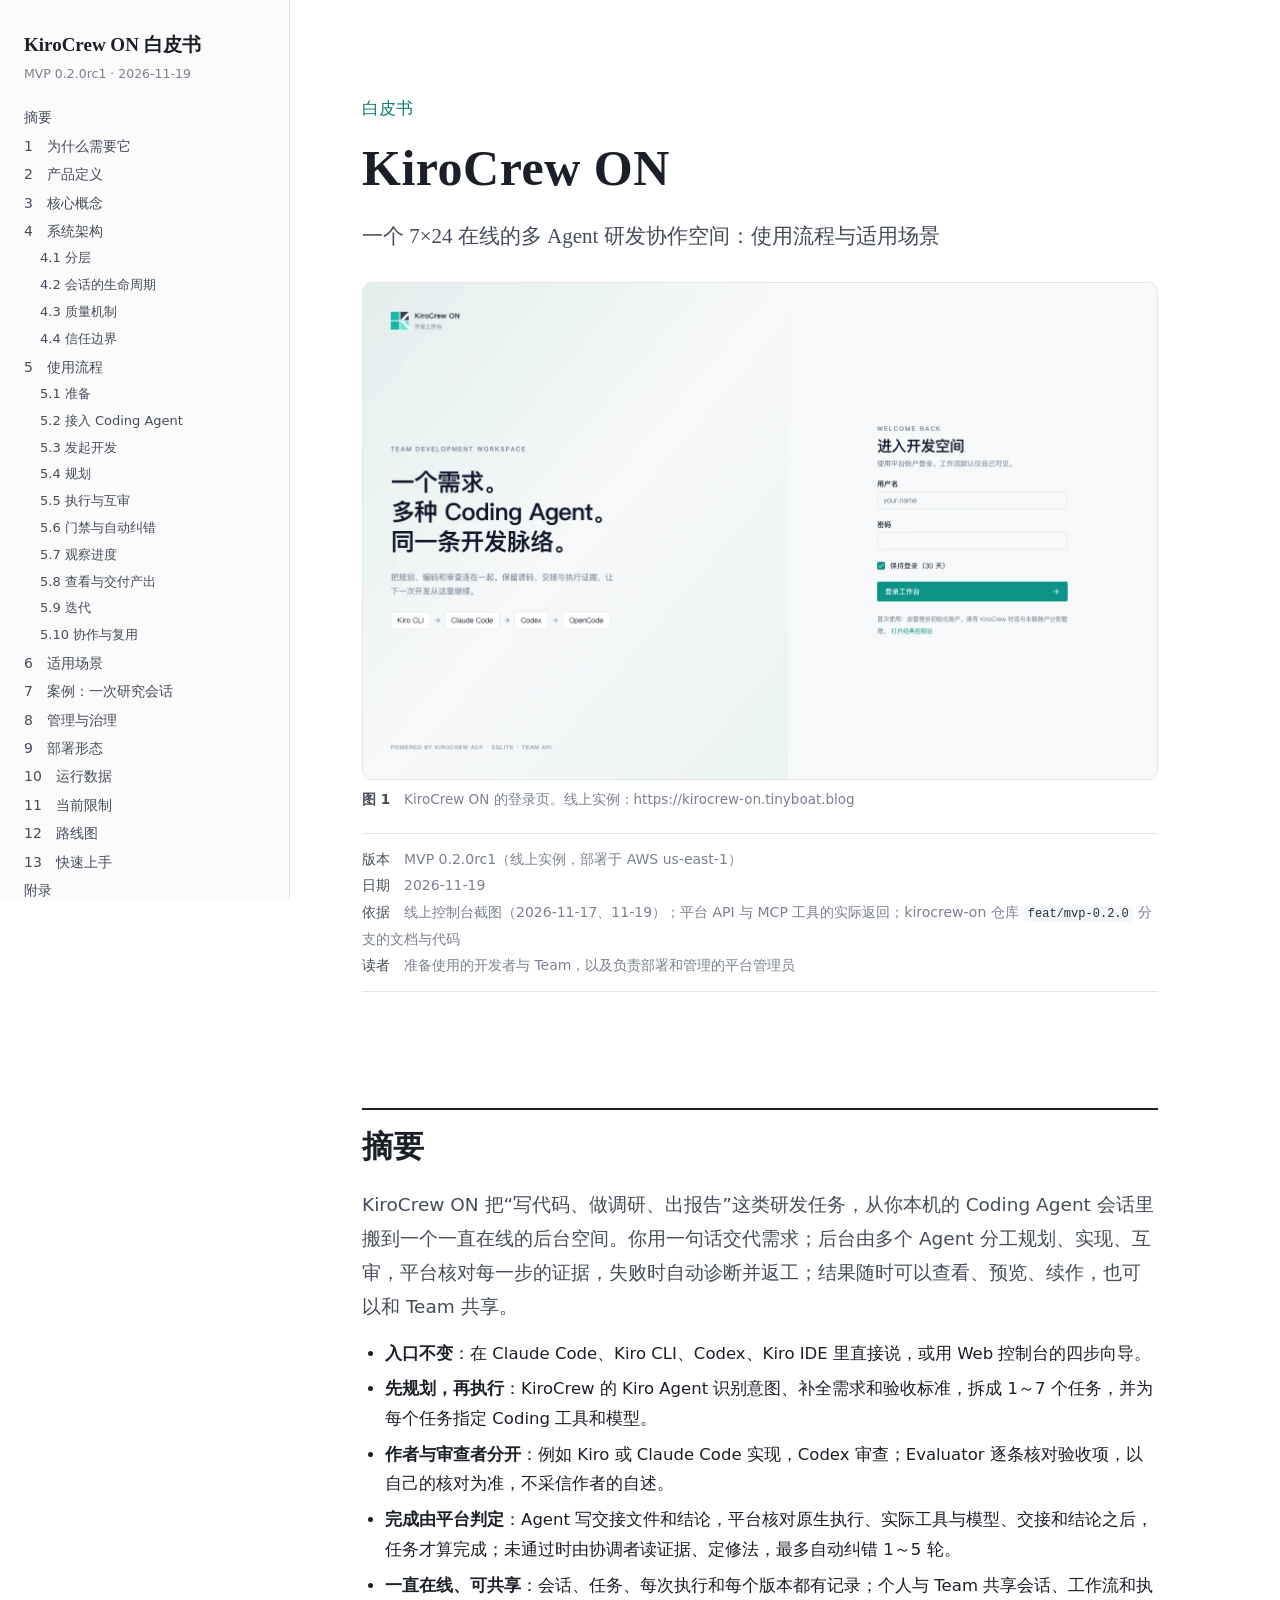
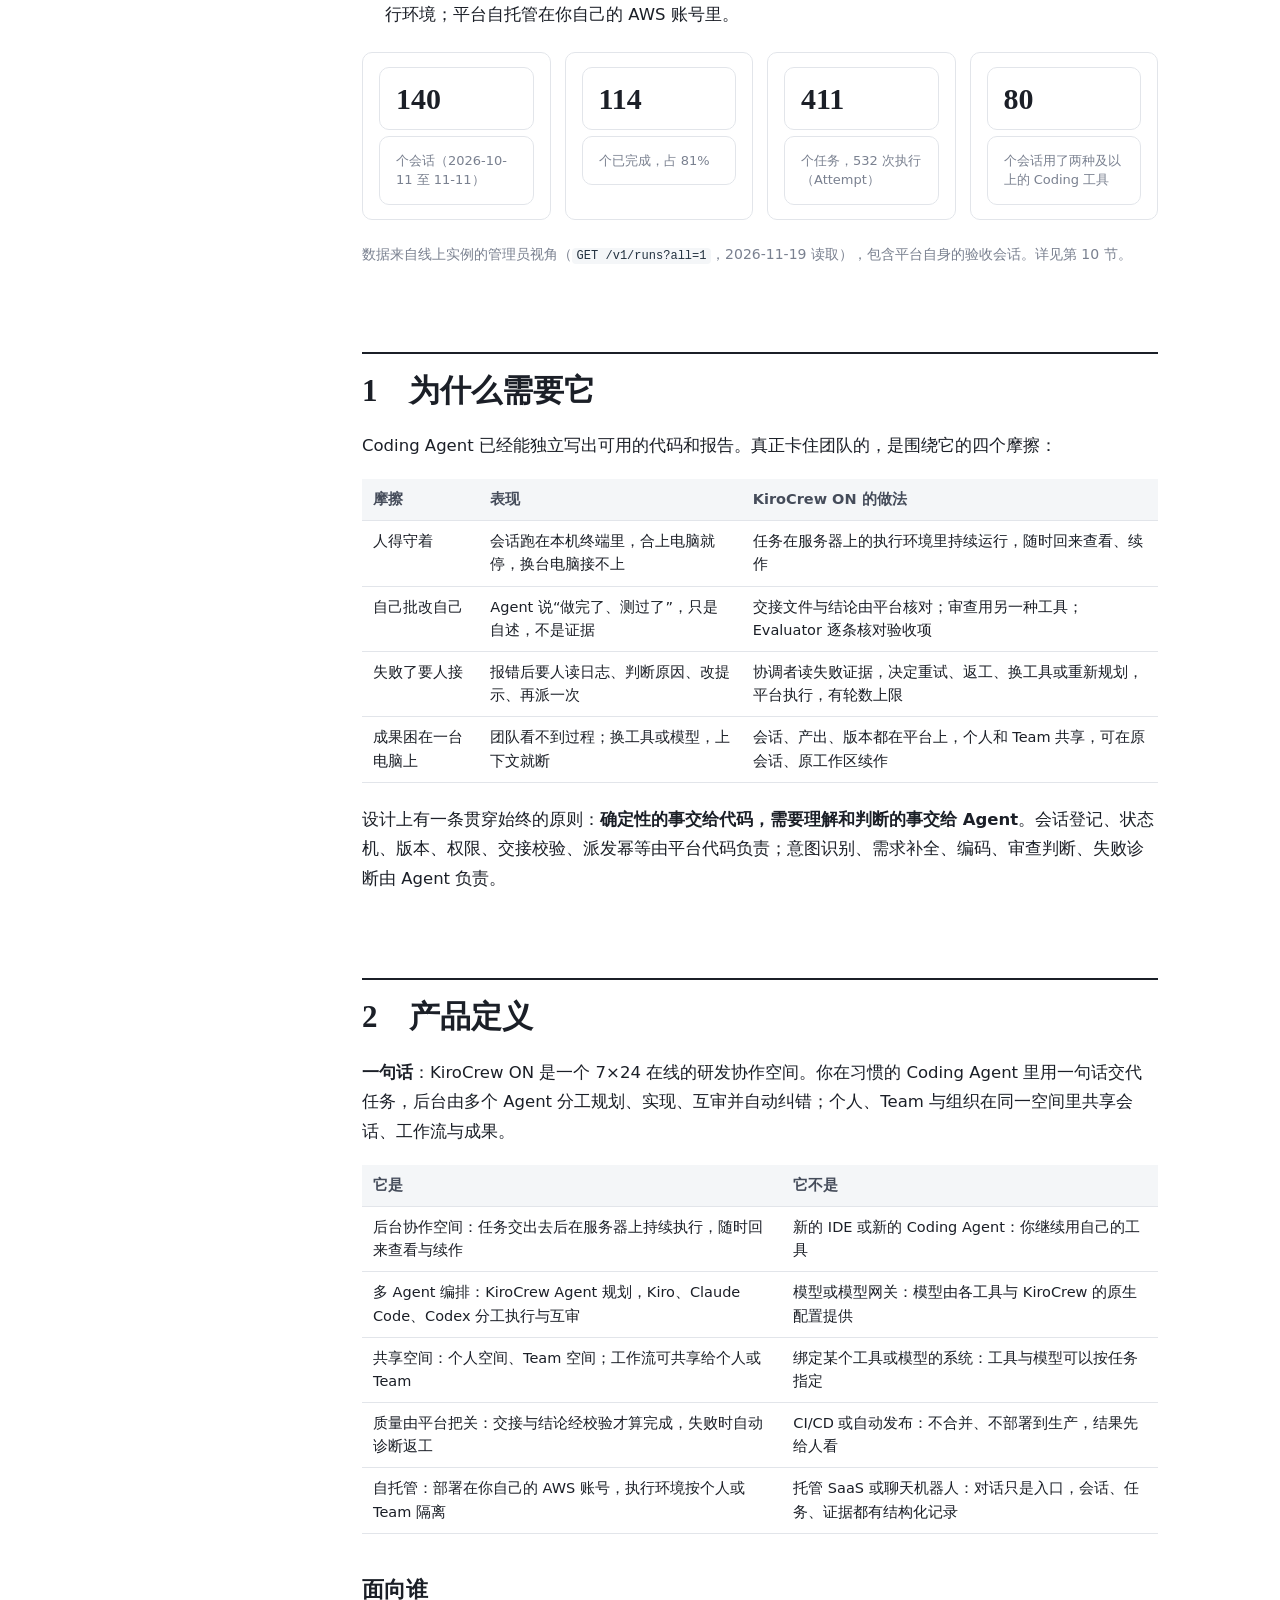
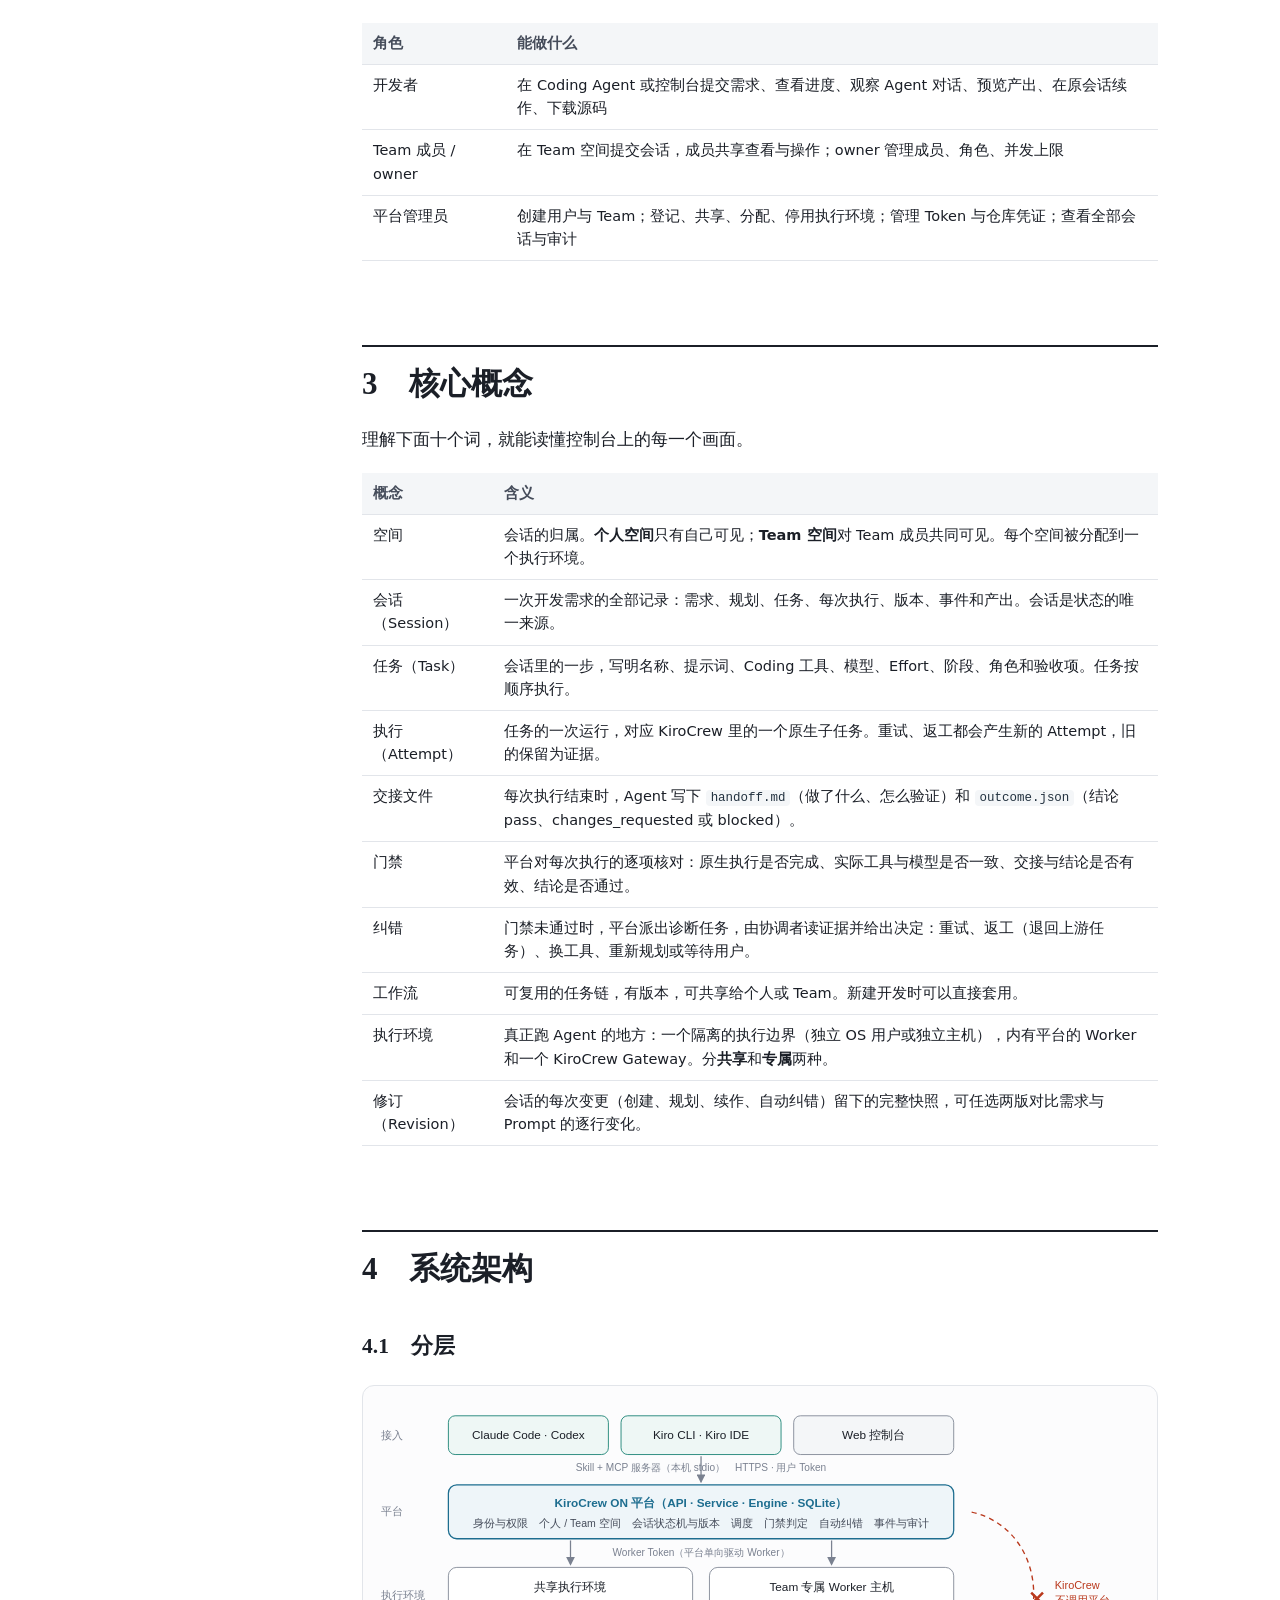
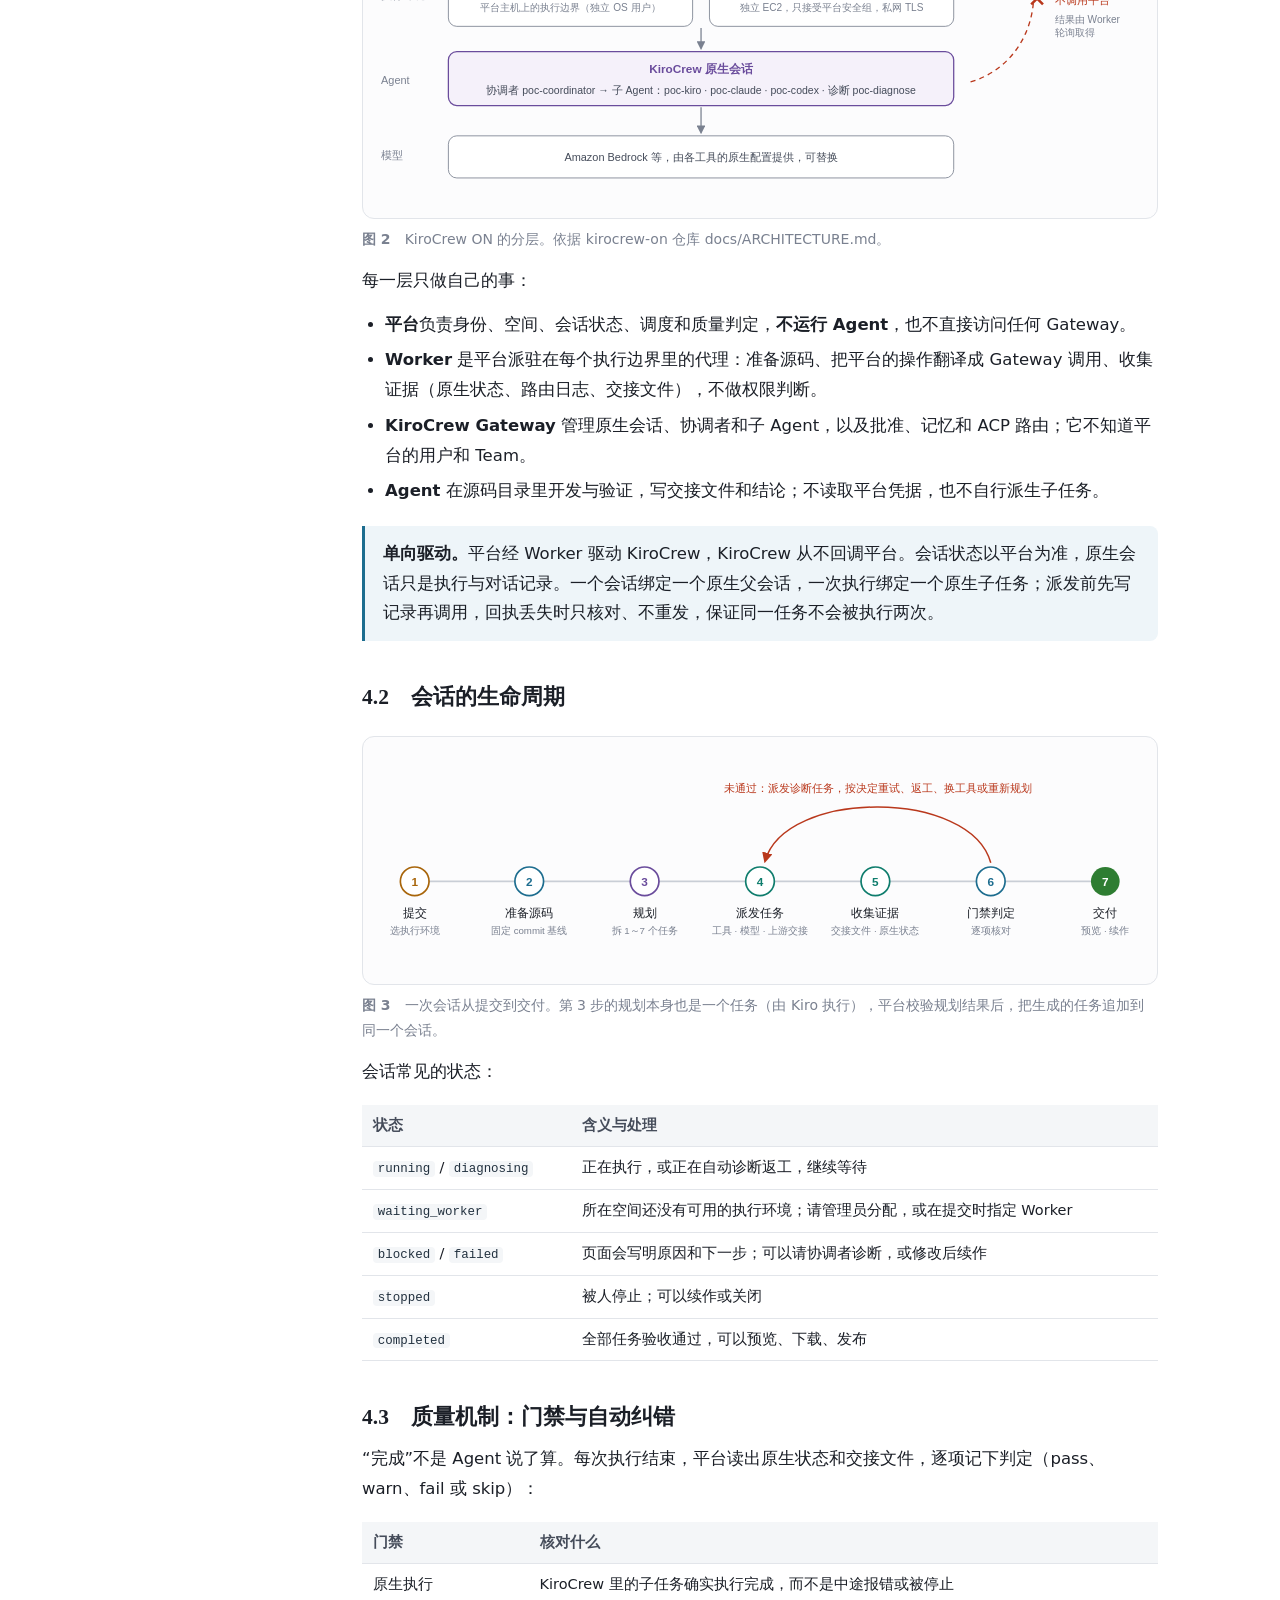
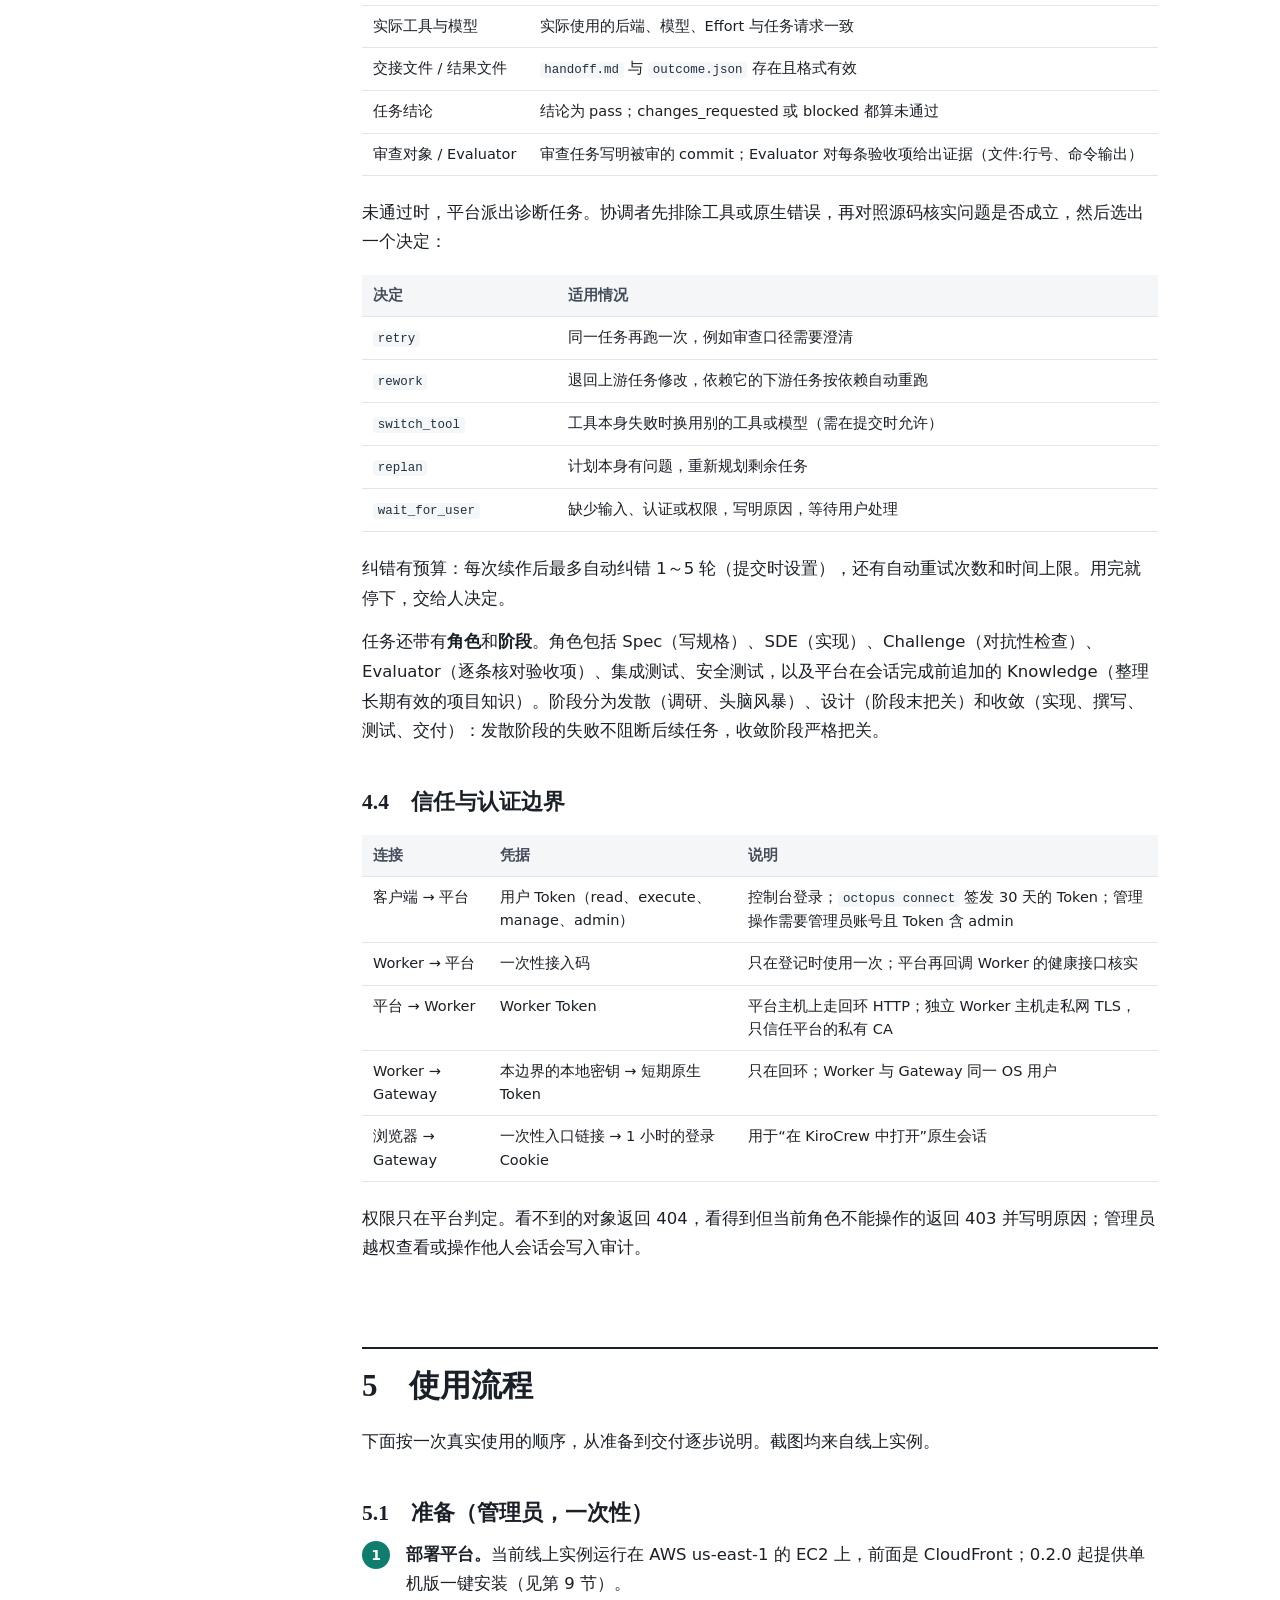
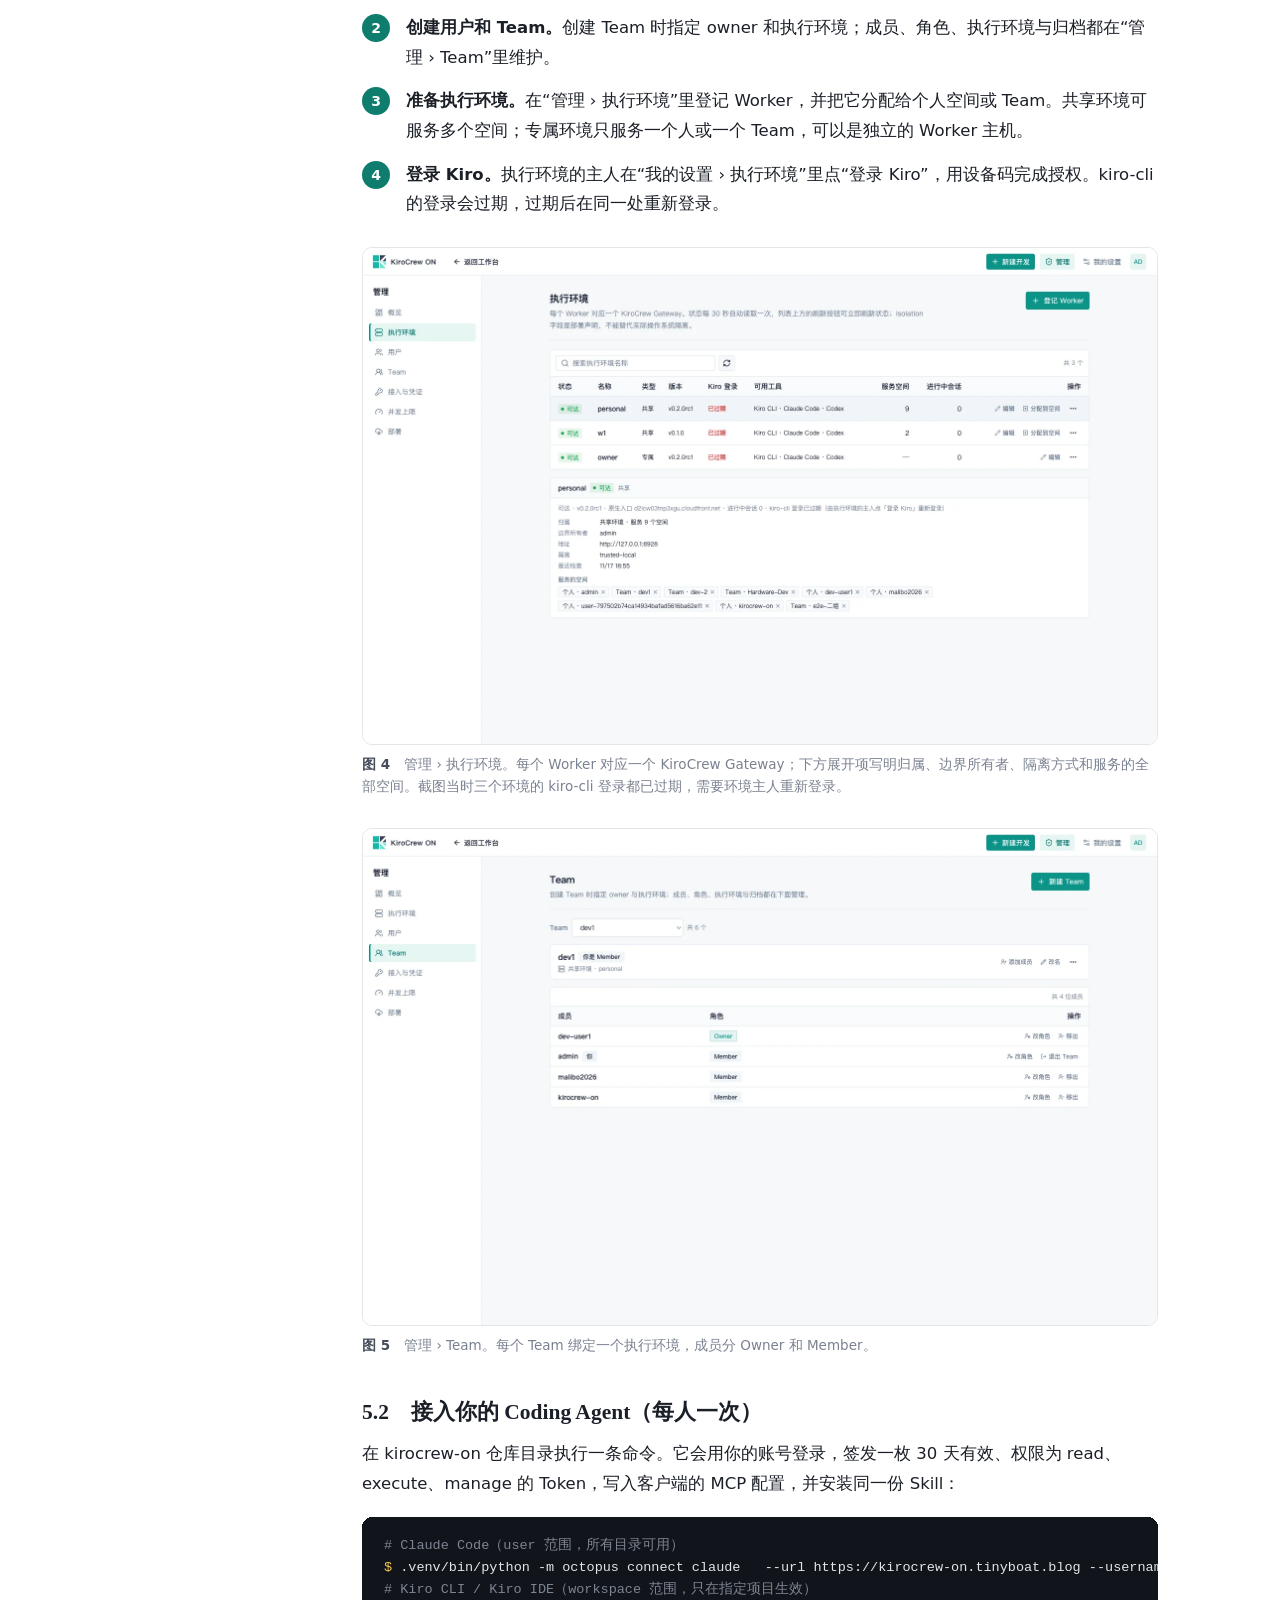
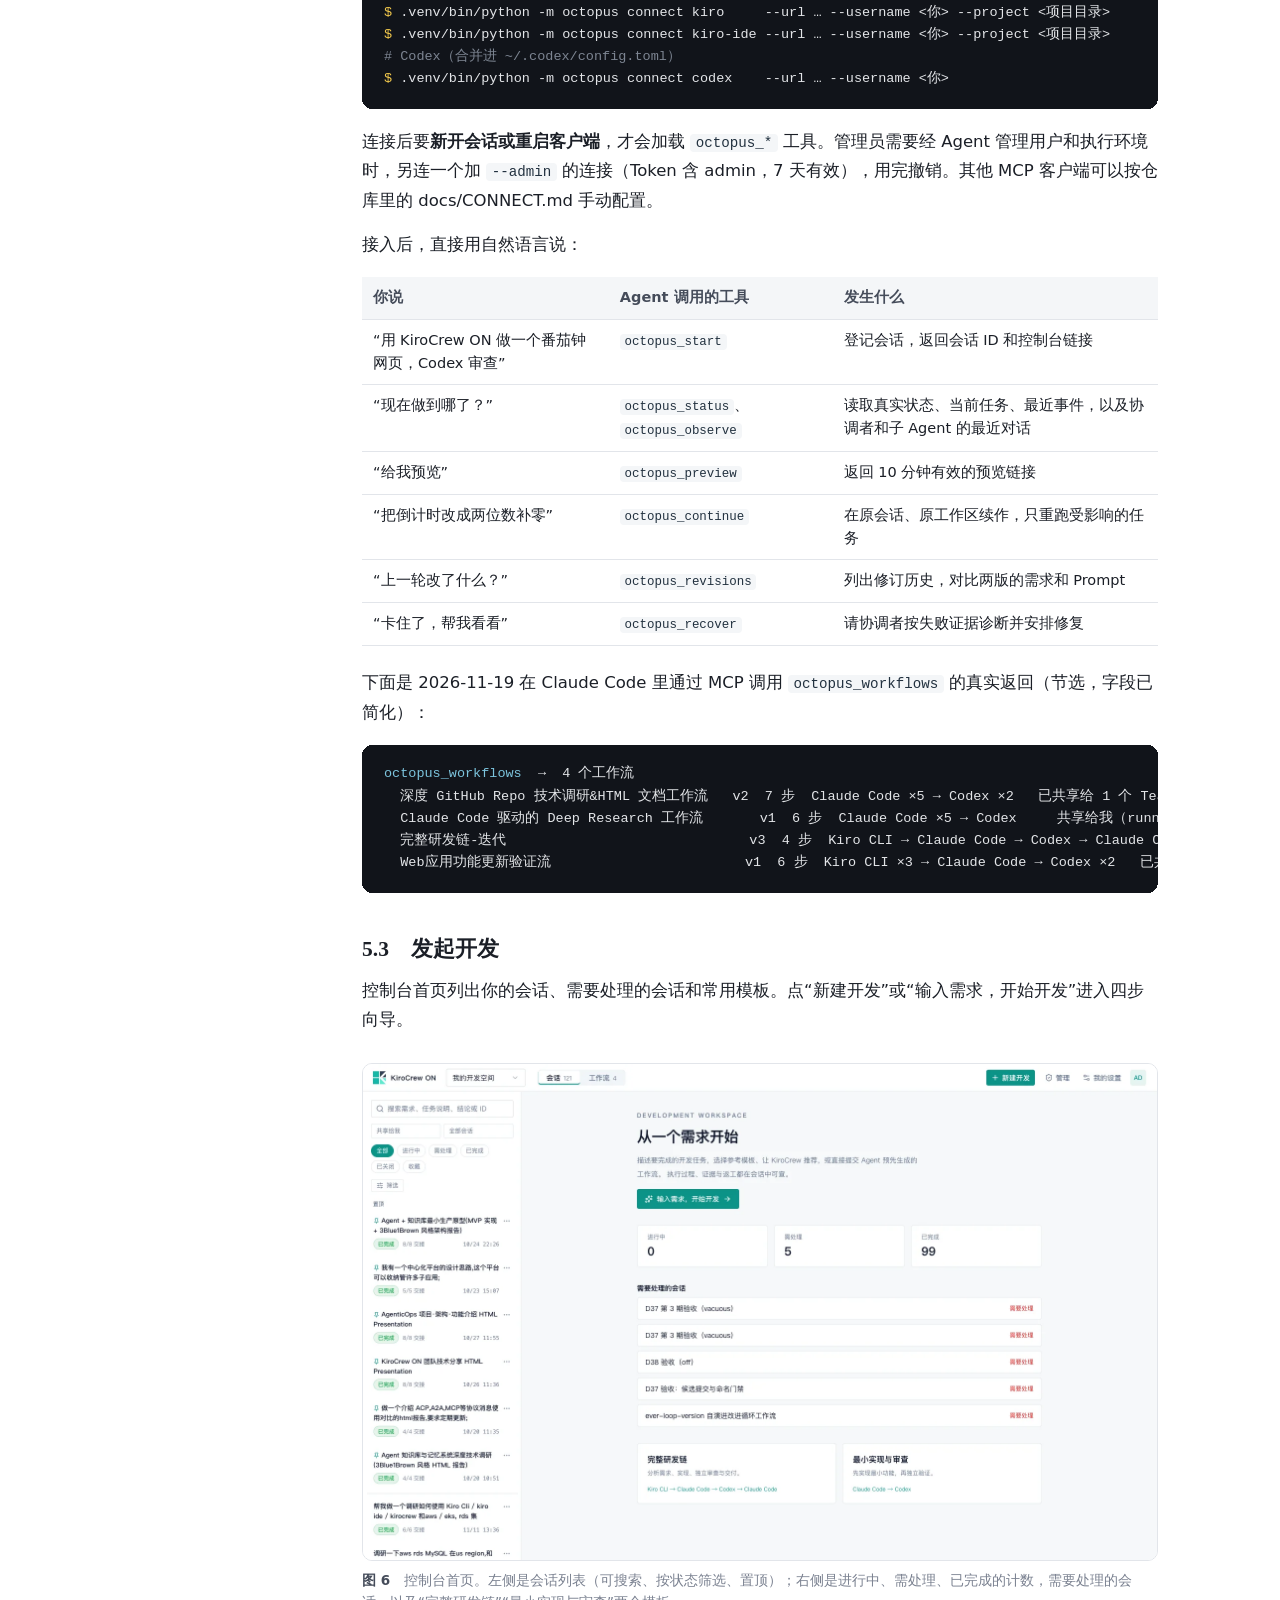
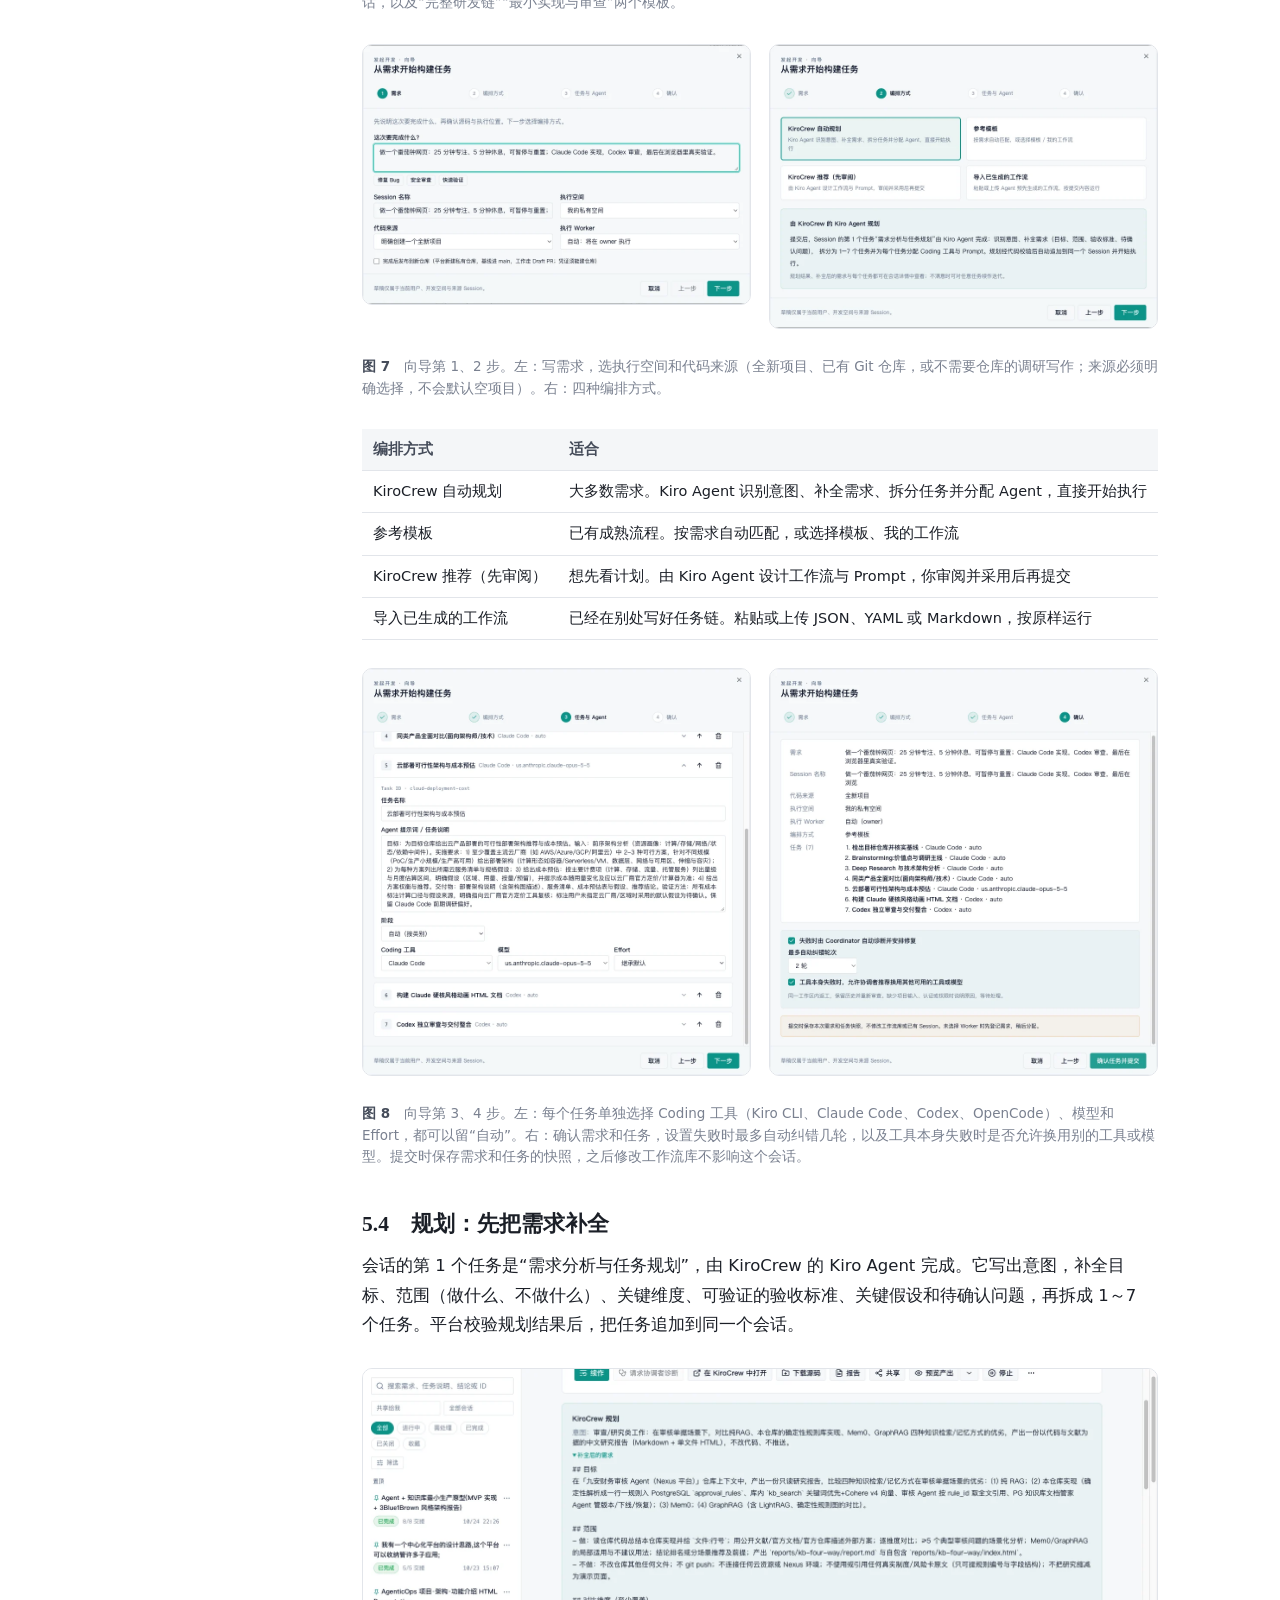
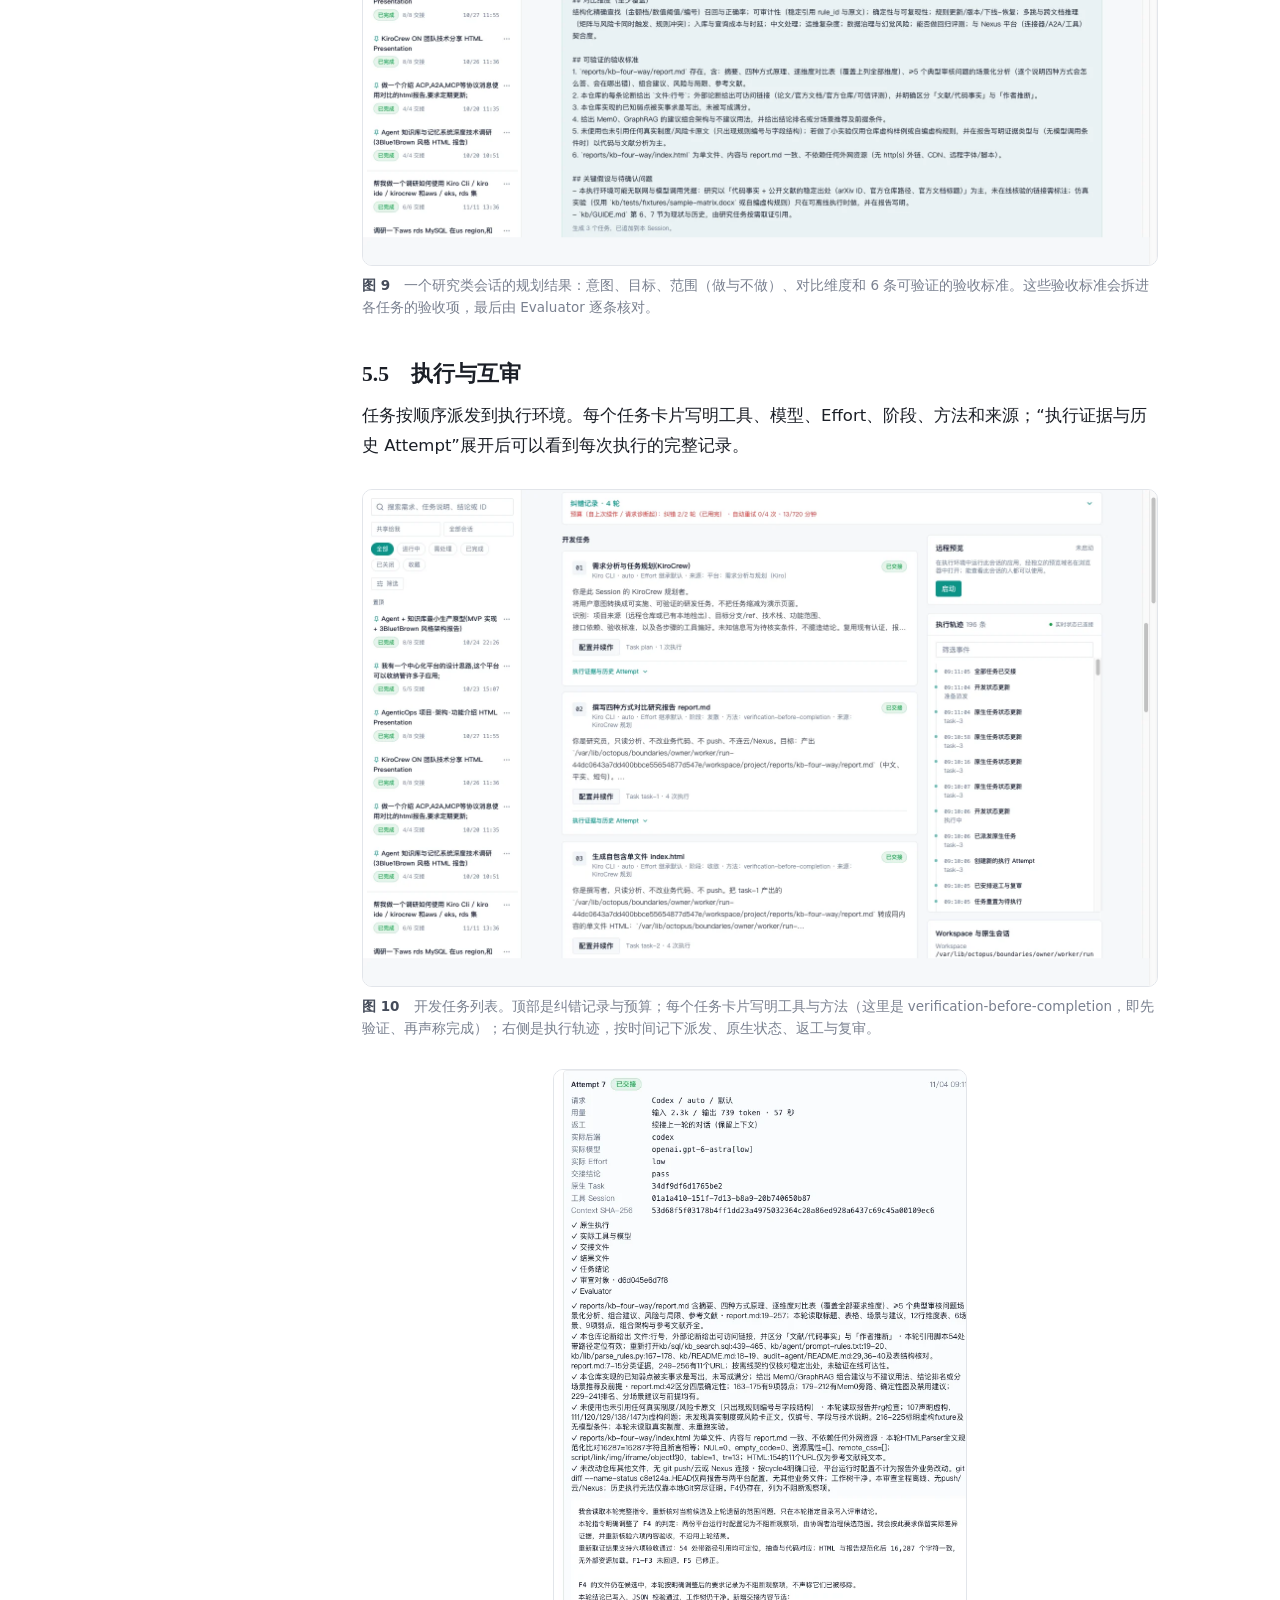
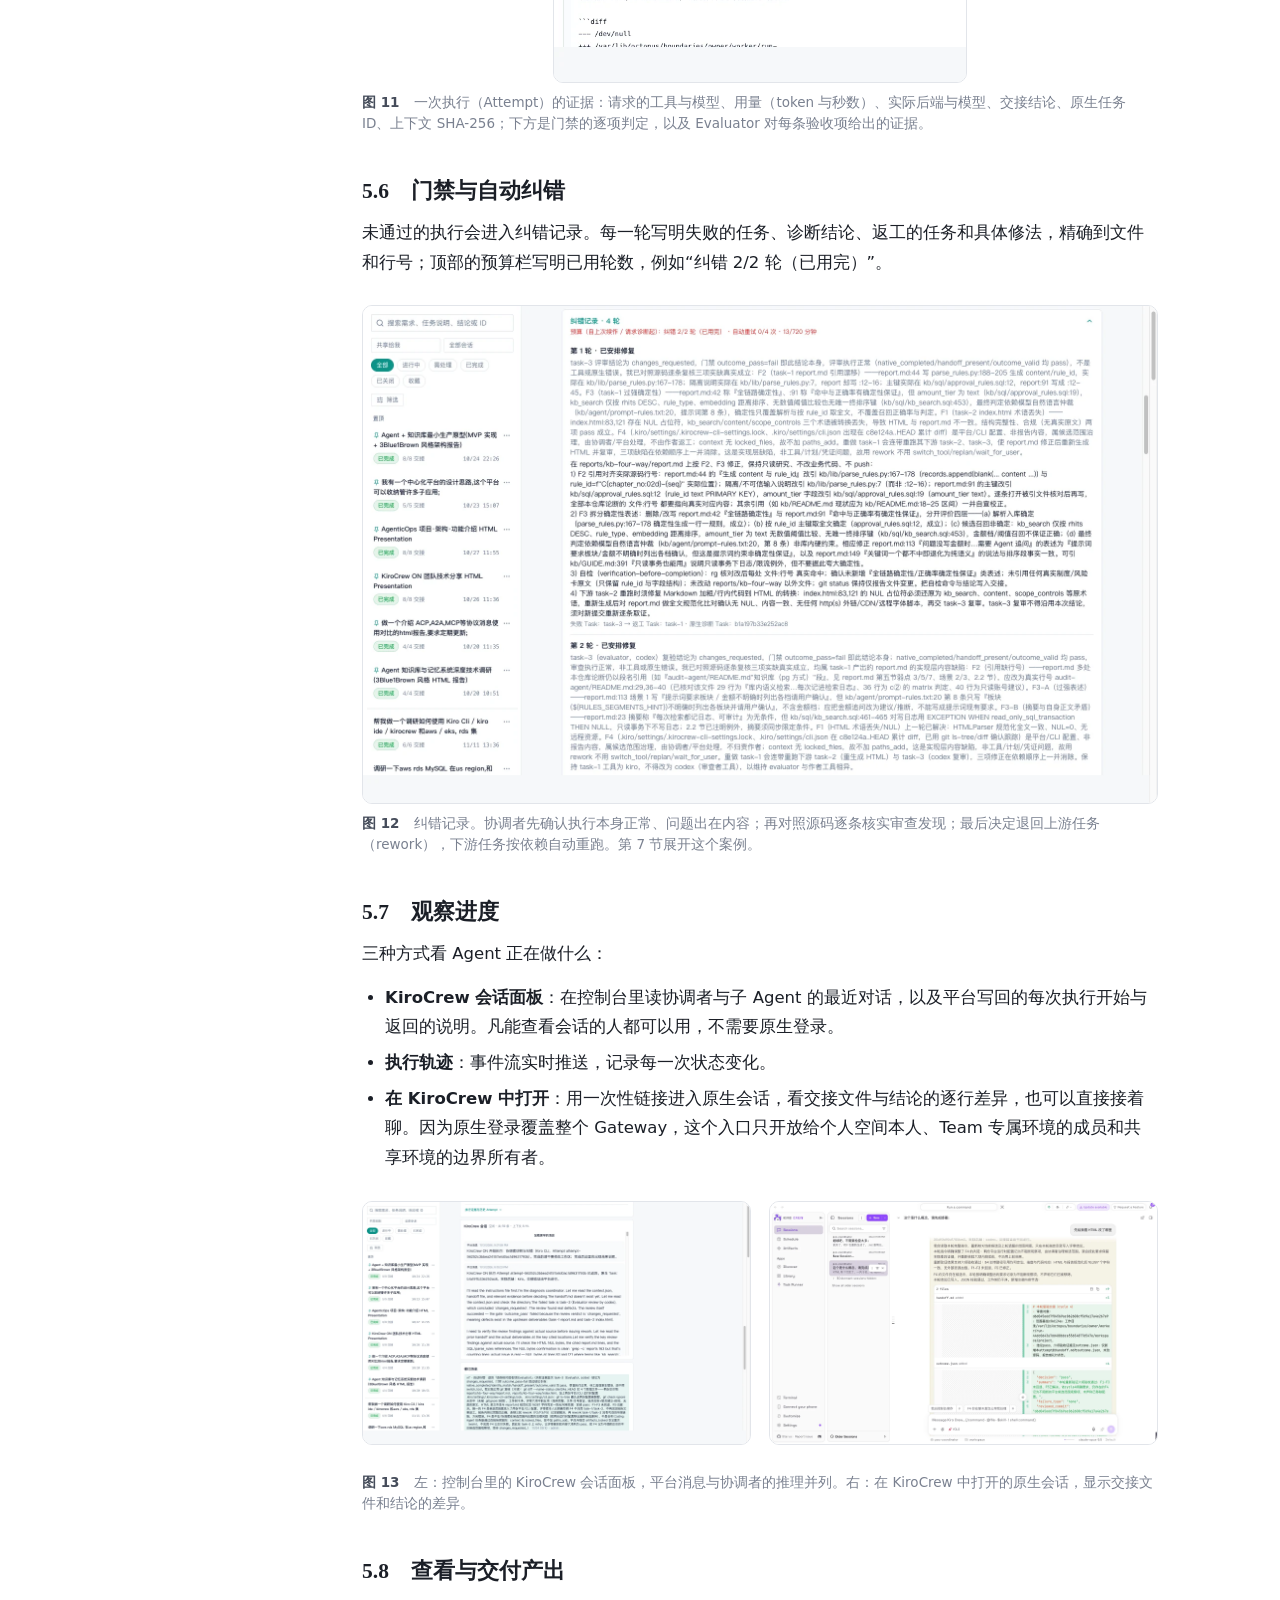
<file: docs/whitepaper/index.html>
<!doctype html>
<html lang="zh-CN">
<head>
<meta charset="utf-8">
<meta name="viewport" content="width=device-width, initial-scale=1">
<title>KiroCrew ON 白皮书：使用流程与适用场景</title>
<style>
:root{
  --ink:#1b1f27; --ink2:#454c5a; --ink3:#7a8190; --line:#e2e5ea; --soft:#f4f6f8;
  --acc:#0f7d6d; --acc-soft:#eef7f5; --blue:#1d6d8f; --purple:#6a4c9c; --gold:#a8650a; --red:#b9381c; --green:#2e7d32;
  --serif:"Songti SC","STSong","Source Han Serif SC","Noto Serif SC","Noto Serif CJK SC",serif;
  --sans:"PingFang SC","Hiragino Sans GB","Noto Sans SC","Microsoft YaHei",system-ui,sans-serif;
  --mono:"SF Mono","JetBrains Mono",Menlo,Consolas,monospace;
}
*{box-sizing:border-box}
html{scroll-behavior:smooth}
body{margin:0;background:#fff;color:var(--ink);font:16.5px/1.8 var(--sans);-webkit-font-smoothing:antialiased}
a{color:var(--blue);text-decoration:none} a:hover{text-decoration:underline}
.wrap{display:grid;grid-template-columns:290px minmax(0,1fr)}
nav.toc{position:sticky;top:0;height:100vh;overflow:auto;border-right:1px solid var(--line);padding:30px 24px 40px;font-size:14px;line-height:1.6;background:#fbfbfc}
nav.toc .brand{font-family:var(--serif);font-size:19px;font-weight:600;margin-bottom:4px}
nav.toc .ver{color:var(--ink3);font-size:12.5px;margin-bottom:22px}
nav.toc ol{list-style:none;margin:0;padding:0}
nav.toc li{margin:0 0 6px}
nav.toc li.sub{padding-left:16px;font-size:13px}
nav.toc a{color:var(--ink2)} nav.toc a:hover{color:var(--acc);text-decoration:none}
main{max-width:940px;padding:64px 72px 140px}
h1,h2,h3,h4{font-family:var(--serif);font-weight:600;color:var(--ink);line-height:1.35}
h2{font-size:31px;margin:84px 0 20px;padding-top:16px;border-top:2px solid var(--ink)}
h3{font-size:21.5px;margin:42px 0 12px}
h4{font-size:17.5px;margin:26px 0 8px}
p{margin:0 0 14px}
ul,ol{margin:0 0 16px;padding-left:1.4em} li{margin:0 0 6px}
b,strong{font-weight:600}
code{font-family:var(--mono);font-size:.86em;background:var(--soft);padding:.08em .38em;border-radius:4px;color:#22313f}
pre{font-family:var(--mono);font-size:13.5px;line-height:1.65;background:#11141a;color:#e3e5e8;padding:18px 22px;border-radius:10px;overflow:auto;margin:18px 0}
pre .c{color:#7d8592} pre .k{color:#f2c94c} pre .t{color:#7cc4dd} pre .s{color:#9ad08f}
table{border-collapse:collapse;width:100%;font-size:14.5px;line-height:1.6;margin:18px 0 22px}
th,td{border-bottom:1px solid var(--line);padding:9px 11px;text-align:left;vertical-align:top}
th{font-weight:600;color:var(--ink2);background:var(--soft);white-space:nowrap}
td:first-child{font-weight:500;color:var(--ink)}
figure{margin:28px 0 30px}
figure img{display:block;width:100%;height:auto;border:1px solid var(--line);border-radius:10px;background:#fff}
figure.half img{width:72%;margin:0 auto}
figure.narrow img{width:52%;margin:0 auto}
figure.pair{display:grid;grid-template-columns:1fr 1fr;gap:18px;align-items:start}
figure.pair figcaption{grid-column:1 / -1}
figcaption{font-size:13.5px;color:var(--ink3);margin-top:9px;line-height:1.6}
figcaption b{color:var(--ink2)}
.callout{border-left:3px solid var(--acc);background:var(--acc-soft);padding:13px 18px;margin:20px 0;border-radius:0 8px 8px 0}
.callout.warn{border-left-color:var(--red);background:#fbf1ee}
.callout.note{border-left-color:var(--blue);background:#eef5f9}
.callout p:last-child{margin-bottom:0}
.lead{font-size:18.5px;line-height:1.85;color:var(--ink2)}
.kv{display:grid;grid-template-columns:repeat(4,1fr);gap:14px;margin:22px 0}
.kv div{border:1px solid var(--line);border-radius:10px;padding:14px 16px}
.kv .n{font-family:var(--serif);font-size:30px;font-weight:600;line-height:1.1}
.kv .l{font-size:13px;color:var(--ink3);margin-top:6px;line-height:1.5}
.cover{padding:30px 0 10px}
.cover .eyebrow{font-family:var(--serif);color:var(--acc);font-size:17px}
.cover h1{font-size:50px;margin:10px 0 16px;letter-spacing:.01em}
.cover .sub{font-size:21px;color:var(--ink2);font-family:var(--serif);margin-bottom:26px}
.meta{font-size:14px;color:var(--ink3);line-height:1.9;border-top:1px solid var(--line);border-bottom:1px solid var(--line);padding:12px 0;margin:22px 0}
.meta b{color:var(--ink2);font-weight:500}
.steps{counter-reset:s;list-style:none;padding:0}
.steps>li{counter-increment:s;position:relative;padding-left:44px;margin-bottom:14px}
.steps>li::before{content:counter(s);position:absolute;left:0;top:1px;width:28px;height:28px;border-radius:50%;background:var(--acc);color:#fff;font:600 14px/28px var(--sans);text-align:center}
.tag{display:inline-block;font-size:12px;border:1px solid var(--line);border-radius:999px;padding:0 9px;color:var(--ink2);margin-right:4px;line-height:1.9}
.ok{color:var(--green);font-weight:600} .no{color:var(--red);font-weight:600} .mid{color:var(--gold);font-weight:600}
.diagram{border:1px solid var(--line);border-radius:12px;padding:18px;background:#fcfcfd;margin:24px 0 8px}
.diagram svg{display:block;width:100%;height:auto}
.small{font-size:14px;color:var(--ink3)}
.bar{display:grid;grid-template-columns:150px 1fr 56px;align-items:center;gap:12px;font-size:14px;margin:8px 0}
.bar .tr{height:16px;background:var(--soft);border-radius:4px;position:relative}
.bar .tr i{position:absolute;left:0;top:0;bottom:0;border-radius:4px}
.bar .v{font-variant-numeric:tabular-nums;text-align:right;color:var(--ink2)}
.back{display:none}
@media screen and (max-width:1000px){ .wrap{display:block} nav.toc{position:static;height:auto;border-right:0;border-bottom:1px solid var(--line)} main{padding:32px 22px 80px} .kv{grid-template-columns:repeat(2,1fr)} figure.pair{grid-template-columns:1fr} figure.half img,figure.narrow img{width:100%} }
@media print{
  @page{size:A4;margin:15mm 14mm 16mm}
  body{font-size:11pt;line-height:1.7}
  nav.toc{display:none} .wrap{display:block} main{max-width:none;padding:0}
  h2{break-before:page;margin-top:0} h3,h4{break-after:avoid}
  figure,table,pre,.diagram,.callout,.kv{break-inside:avoid}
  a{color:inherit}
  pre{white-space:pre-wrap}
  .cover{min-height:250mm}
  figure{margin:16px 0 18px} figure.pair{gap:10px} figcaption{font-size:9pt}
  .kv .n{font-size:22pt}
}
</style>
</head>
<body>
<div class="wrap">
<nav class="toc" aria-label="目录">
  <div class="brand">KiroCrew ON 白皮书</div>
  <div class="ver">MVP 0.2.0rc1 · 2026-11-19</div>
  <ol>
    <li><a href="#summary">摘要</a></li>
    <li><a href="#why">1　为什么需要它</a></li>
    <li><a href="#what">2　产品定义</a></li>
    <li><a href="#concepts">3　核心概念</a></li>
    <li><a href="#arch">4　系统架构</a></li>
    <li class="sub"><a href="#arch-layers">4.1 分层</a></li>
    <li class="sub"><a href="#arch-life">4.2 会话的生命周期</a></li>
    <li class="sub"><a href="#arch-quality">4.3 质量机制</a></li>
    <li class="sub"><a href="#arch-trust">4.4 信任边界</a></li>
    <li><a href="#flow">5　使用流程</a></li>
    <li class="sub"><a href="#flow-setup">5.1 准备</a></li>
    <li class="sub"><a href="#flow-connect">5.2 接入 Coding Agent</a></li>
    <li class="sub"><a href="#flow-start">5.3 发起开发</a></li>
    <li class="sub"><a href="#flow-plan">5.4 规划</a></li>
    <li class="sub"><a href="#flow-run">5.5 执行与互审</a></li>
    <li class="sub"><a href="#flow-gate">5.6 门禁与自动纠错</a></li>
    <li class="sub"><a href="#flow-observe">5.7 观察进度</a></li>
    <li class="sub"><a href="#flow-output">5.8 查看与交付产出</a></li>
    <li class="sub"><a href="#flow-iterate">5.9 迭代</a></li>
    <li class="sub"><a href="#flow-collab">5.10 协作与复用</a></li>
    <li><a href="#scenarios">6　适用场景</a></li>
    <li><a href="#case">7　案例：一次研究会话</a></li>
    <li><a href="#admin">8　管理与治理</a></li>
    <li><a href="#deploy">9　部署形态</a></li>
    <li><a href="#data">10　运行数据</a></li>
    <li><a href="#limits">11　当前限制</a></li>
    <li><a href="#roadmap">12　路线图</a></li>
    <li><a href="#quickstart">13　快速上手</a></li>
    <li><a href="#appendix">附录</a></li>
  </ol>
</nav>

<main>
<section class="cover">
  <div class="eyebrow">白皮书</div>
  <h1>KiroCrew ON</h1>
  <div class="sub">一个 7×24 在线的多 Agent 研发协作空间：使用流程与适用场景</div>
  <figure style="margin:8px 0 0">
    <img src="img/login.webp" width="1600" height="1000" alt="KiroCrew ON 登录页：一个需求，多种 Coding Agent，同一条开发脉络">
    <figcaption><b>图 1</b>　KiroCrew ON 的登录页。线上实例：https://kirocrew-on.tinyboat.blog</figcaption>
  </figure>
  <div class="meta">
    <b>版本</b>　MVP 0.2.0rc1（线上实例，部署于 AWS us-east-1）<br>
    <b>日期</b>　2026-11-19<br>
    <b>依据</b>　线上控制台截图（2026-11-17、11-19）；平台 API 与 MCP 工具的实际返回；kirocrew-on 仓库 <code>feat/mvp-0.2.0</code> 分支的文档与代码<br>
    <b>读者</b>　准备使用的开发者与 Team，以及负责部署和管理的平台管理员
  </div>
</section>

<section id="summary">
  <h2>摘要</h2>
  <p class="lead">KiroCrew ON 把“写代码、做调研、出报告”这类研发任务，从你本机的 Coding Agent 会话里搬到一个一直在线的后台空间。你用一句话交代需求；后台由多个 Agent 分工规划、实现、互审，平台核对每一步的证据，失败时自动诊断并返工；结果随时可以查看、预览、续作，也可以和 Team 共享。</p>
  <ul>
    <li><b>入口不变</b>：在 Claude Code、Kiro CLI、Codex、Kiro IDE 里直接说，或用 Web 控制台的四步向导。</li>
    <li><b>先规划，再执行</b>：KiroCrew 的 Kiro Agent 识别意图、补全需求和验收标准，拆成 1～7 个任务，并为每个任务指定 Coding 工具和模型。</li>
    <li><b>作者与审查者分开</b>：例如 Kiro 或 Claude Code 实现，Codex 审查；Evaluator 逐条核对验收项，以自己的核对为准，不采信作者的自述。</li>
    <li><b>完成由平台判定</b>：Agent 写交接文件和结论，平台核对原生执行、实际工具与模型、交接和结论之后，任务才算完成；未通过时由协调者读证据、定修法，最多自动纠错 1～5 轮。</li>
    <li><b>一直在线、可共享</b>：会话、任务、每次执行和每个版本都有记录；个人与 Team 共享会话、工作流和执行环境；平台自托管在你自己的 AWS 账号里。</li>
  </ul>
  <div class="kv">
    <div><div class="n">140</div><div class="l">个会话（2026-10-11 至 11-11）</div></div>
    <div><div class="n">114</div><div class="l">个已完成，占 81%</div></div>
    <div><div class="n">411</div><div class="l">个任务，532 次执行（Attempt）</div></div>
    <div><div class="n">80</div><div class="l">个会话用了两种及以上的 Coding 工具</div></div>
  </div>
  <p class="small">数据来自线上实例的管理员视角（<code>GET /v1/runs?all=1</code>，2026-11-19 读取），包含平台自身的验收会话。详见第 10 节。</p>
</section>

<section id="why">
  <h2>1　为什么需要它</h2>
  <p>Coding Agent 已经能独立写出可用的代码和报告。真正卡住团队的，是围绕它的四个摩擦：</p>
  <table>
    <tr><th>摩擦</th><th>表现</th><th>KiroCrew ON 的做法</th></tr>
    <tr><td>人得守着</td><td>会话跑在本机终端里，合上电脑就停，换台电脑接不上</td><td>任务在服务器上的执行环境里持续运行，随时回来查看、续作</td></tr>
    <tr><td>自己批改自己</td><td>Agent 说“做完了、测过了”，只是自述，不是证据</td><td>交接文件与结论由平台核对；审查用另一种工具；Evaluator 逐条核对验收项</td></tr>
    <tr><td>失败了要人接</td><td>报错后要人读日志、判断原因、改提示、再派一次</td><td>协调者读失败证据，决定重试、返工、换工具或重新规划，平台执行，有轮数上限</td></tr>
    <tr><td>成果困在一台电脑上</td><td>团队看不到过程；换工具或模型，上下文就断</td><td>会话、产出、版本都在平台上，个人和 Team 共享，可在原会话、原工作区续作</td></tr>
  </table>
  <p>设计上有一条贯穿始终的原则：<b>确定性的事交给代码，需要理解和判断的事交给 Agent</b>。会话登记、状态机、版本、权限、交接校验、派发幂等由平台代码负责；意图识别、需求补全、编码、审查判断、失败诊断由 Agent 负责。</p>
</section>

<section id="what">
  <h2>2　产品定义</h2>
  <p><b>一句话</b>：KiroCrew ON 是一个 7×24 在线的研发协作空间。你在习惯的 Coding Agent 里用一句话交代任务，后台由多个 Agent 分工规划、实现、互审并自动纠错；个人、Team 与组织在同一空间里共享会话、工作流与成果。</p>
  <table>
    <tr><th>它是</th><th>它不是</th></tr>
    <tr><td>后台协作空间：任务交出去后在服务器上持续执行，随时回来查看与续作</td><td>新的 IDE 或新的 Coding Agent：你继续用自己的工具</td></tr>
    <tr><td>多 Agent 编排：KiroCrew Agent 规划，Kiro、Claude Code、Codex 分工执行与互审</td><td>模型或模型网关：模型由各工具与 KiroCrew 的原生配置提供</td></tr>
    <tr><td>共享空间：个人空间、Team 空间；工作流可共享给个人或 Team</td><td>绑定某个工具或模型的系统：工具与模型可以按任务指定</td></tr>
    <tr><td>质量由平台把关：交接与结论经校验才算完成，失败时自动诊断返工</td><td>CI/CD 或自动发布：不合并、不部署到生产，结果先给人看</td></tr>
    <tr><td>自托管：部署在你自己的 AWS 账号，执行环境按个人或 Team 隔离</td><td>托管 SaaS 或聊天机器人：对话只是入口，会话、任务、证据都有结构化记录</td></tr>
  </table>
  <h3>面向谁</h3>
  <table>
    <tr><th>角色</th><th>能做什么</th></tr>
    <tr><td>开发者</td><td>在 Coding Agent 或控制台提交需求、查看进度、观察 Agent 对话、预览产出、在原会话续作、下载源码</td></tr>
    <tr><td>Team 成员 / owner</td><td>在 Team 空间提交会话，成员共享查看与操作；owner 管理成员、角色、并发上限</td></tr>
    <tr><td>平台管理员</td><td>创建用户与 Team；登记、共享、分配、停用执行环境；管理 Token 与仓库凭证；查看全部会话与审计</td></tr>
  </table>
</section>

<section id="concepts">
  <h2>3　核心概念</h2>
  <p>理解下面十个词，就能读懂控制台上的每一个画面。</p>
  <table>
    <tr><th>概念</th><th>含义</th></tr>
    <tr><td>空间</td><td>会话的归属。<b>个人空间</b>只有自己可见；<b>Team 空间</b>对 Team 成员共同可见。每个空间被分配到一个执行环境。</td></tr>
    <tr><td>会话（Session）</td><td>一次开发需求的全部记录：需求、规划、任务、每次执行、版本、事件和产出。会话是状态的唯一来源。</td></tr>
    <tr><td>任务（Task）</td><td>会话里的一步，写明名称、提示词、Coding 工具、模型、Effort、阶段、角色和验收项。任务按顺序执行。</td></tr>
    <tr><td>执行（Attempt）</td><td>任务的一次运行，对应 KiroCrew 里的一个原生子任务。重试、返工都会产生新的 Attempt，旧的保留为证据。</td></tr>
    <tr><td>交接文件</td><td>每次执行结束时，Agent 写下 <code>handoff.md</code>（做了什么、怎么验证）和 <code>outcome.json</code>（结论 pass、changes_requested 或 blocked）。</td></tr>
    <tr><td>门禁</td><td>平台对每次执行的逐项核对：原生执行是否完成、实际工具与模型是否一致、交接与结论是否有效、结论是否通过。</td></tr>
    <tr><td>纠错</td><td>门禁未通过时，平台派出诊断任务，由协调者读证据并给出决定：重试、返工（退回上游任务）、换工具、重新规划或等待用户。</td></tr>
    <tr><td>工作流</td><td>可复用的任务链，有版本，可共享给个人或 Team。新建开发时可以直接套用。</td></tr>
    <tr><td>执行环境</td><td>真正跑 Agent 的地方：一个隔离的执行边界（独立 OS 用户或独立主机），内有平台的 Worker 和一个 KiroCrew Gateway。分<b>共享</b>和<b>专属</b>两种。</td></tr>
    <tr><td>修订（Revision）</td><td>会话的每次变更（创建、规划、续作、自动纠错）留下的完整快照，可任选两版对比需求与 Prompt 的逐行变化。</td></tr>
  </table>
</section>

<section id="arch">
  <h2>4　系统架构</h2>
  <h3 id="arch-layers">4.1　分层</h3>
  <div class="diagram">
    <svg viewBox="0 0 900 470" font-family="PingFang SC, sans-serif" role="img" aria-label="KiroCrew ON 的五层架构">
      <defs><marker id="a" viewBox="0 0 10 10" refX="8" refY="5" markerWidth="7" markerHeight="7" orient="auto"><path d="M0,0L10,5L0,10z" fill="#7a8190"/></marker></defs>
      <g font-size="13" fill="#7a8190"><text x="0" y="42">接入</text><text x="0" y="132">平台</text><text x="0" y="232">执行环境</text><text x="0" y="332">Agent</text><text x="0" y="422">模型</text></g>
      <g font-size="14" text-anchor="middle">
        <rect x="80" y="14" width="190" height="46" rx="8" fill="#eef7f5" stroke="#0f7d6d"/><text x="175" y="42" fill="#1b1f27">Claude Code · Codex</text>
        <rect x="285" y="14" width="190" height="46" rx="8" fill="#eef7f5" stroke="#0f7d6d"/><text x="380" y="42" fill="#1b1f27">Kiro CLI · Kiro IDE</text>
        <rect x="490" y="14" width="190" height="46" rx="8" fill="#f4f6f8" stroke="#7a8190"/><text x="585" y="42" fill="#1b1f27">Web 控制台</text>
        <text x="380" y="80" fill="#7a8190" font-size="12">Skill + MCP 服务器（本机 stdio）　HTTPS · 用户 Token</text>
        <rect x="80" y="96" width="600" height="64" rx="10" fill="#eef5f9" stroke="#1d6d8f" stroke-width="1.5"/>
        <text x="380" y="122" fill="#1d6d8f" font-weight="600">KiroCrew ON 平台（API · Service · Engine · SQLite）</text>
        <text x="380" y="146" fill="#454c5a" font-size="12.5">身份与权限　个人 / Team 空间　会话状态机与版本　调度　门禁判定　自动纠错　事件与审计</text>
        <text x="380" y="180" fill="#7a8190" font-size="12">Worker Token（平台单向驱动 Worker）</text>
        <rect x="80" y="194" width="290" height="70" rx="10" fill="#fff" stroke="#7a8190"/><text x="225" y="222" fill="#1b1f27">共享执行环境</text><text x="225" y="246" fill="#7a8190" font-size="12">平台主机上的执行边界（独立 OS 用户）</text>
        <rect x="390" y="194" width="290" height="70" rx="10" fill="#fff" stroke="#7a8190"/><text x="535" y="222" fill="#1b1f27">Team 专属 Worker 主机</text><text x="535" y="246" fill="#7a8190" font-size="12">独立 EC2，只接受平台安全组，私网 TLS</text>
        <rect x="80" y="294" width="600" height="64" rx="10" fill="#f5f1fa" stroke="#6a4c9c" stroke-width="1.5"/>
        <text x="380" y="320" fill="#6a4c9c" font-weight="600">KiroCrew 原生会话</text>
        <text x="380" y="344" fill="#454c5a" font-size="12.5">协调者 poc-coordinator → 子 Agent：poc-kiro · poc-claude · poc-codex · 诊断 poc-diagnose</text>
        <rect x="80" y="394" width="600" height="50" rx="10" fill="#fff" stroke="#7a8190"/><text x="380" y="424" fill="#454c5a" font-size="13">Amazon Bedrock 等，由各工具的原生配置提供，可替换</text>
      </g>
      <g stroke="#7a8190" stroke-width="1.5"><path d="M380,62 L380,92" marker-end="url(#a)"/><path d="M225,162 L225,190" marker-end="url(#a)"/><path d="M535,162 L535,190" marker-end="url(#a)"/><path d="M380,266 L380,290" marker-end="url(#a)"/><path d="M380,360 L380,390" marker-end="url(#a)"/></g>
      <g font-size="13"><path d="M700,330 C800,300 800,150 700,128" stroke="#b9381c" stroke-width="1.6" stroke-dasharray="6 5" fill="none"/>
        <path d="M772,224 l14,14 M786,224 l-14,14" stroke="#b9381c" stroke-width="3"/>
        <text x="800" y="220" fill="#b9381c">KiroCrew</text><text x="800" y="238" fill="#b9381c">不调用平台</text><text x="800" y="260" fill="#7a8190" font-size="12">结果由 Worker</text><text x="800" y="276" fill="#7a8190" font-size="12">轮询取得</text></g>
    </svg>
  </div>
  <p class="small" style="margin-top:6px"><b>图 2</b>　KiroCrew ON 的分层。依据 kirocrew-on 仓库 docs/ARCHITECTURE.md。</p>
  <p>每一层只做自己的事：</p>
  <ul>
    <li><b>平台</b>负责身份、空间、会话状态、调度和质量判定，<b>不运行 Agent</b>，也不直接访问任何 Gateway。</li>
    <li><b>Worker</b> 是平台派驻在每个执行边界里的代理：准备源码、把平台的操作翻译成 Gateway 调用、收集证据（原生状态、路由日志、交接文件），不做权限判断。</li>
    <li><b>KiroCrew Gateway</b> 管理原生会话、协调者和子 Agent，以及批准、记忆和 ACP 路由；它不知道平台的用户和 Team。</li>
    <li><b>Agent</b> 在源码目录里开发与验证，写交接文件和结论；不读取平台凭据，也不自行派生子任务。</li>
  </ul>
  <div class="callout note"><p><b>单向驱动。</b>平台经 Worker 驱动 KiroCrew，KiroCrew 从不回调平台。会话状态以平台为准，原生会话只是执行与对话记录。一个会话绑定一个原生父会话，一次执行绑定一个原生子任务；派发前先写记录再调用，回执丢失时只核对、不重发，保证同一任务不会被执行两次。</p></div>

  <h3 id="arch-life">4.2　会话的生命周期</h3>
  <div class="diagram">
    <svg viewBox="0 0 900 250" font-family="PingFang SC, sans-serif" role="img" aria-label="提交、准备、规划、派发、取证、判定、交付，判定未通过时回到派发">
      <defs><marker id="b" viewBox="0 0 10 10" refX="8" refY="5" markerWidth="7" markerHeight="7" orient="auto"><path d="M0,0L10,5L0,10z" fill="#b9381c"/></marker></defs>
      <path d="M40,150 L860,150" stroke="#c9ced6" stroke-width="2"/>
      <g text-anchor="middle" font-size="14">
        <g><circle cx="40" cy="150" r="17" fill="#fff" stroke="#a8650a" stroke-width="2"/><text x="40" y="155" fill="#a8650a" font-weight="600">1</text><text x="40" y="192" fill="#1b1f27">提交</text><text x="40" y="212" fill="#7a8190" font-size="11.5">选执行环境</text></g>
        <g><circle cx="176" cy="150" r="17" fill="#fff" stroke="#1d6d8f" stroke-width="2"/><text x="176" y="155" fill="#1d6d8f" font-weight="600">2</text><text x="176" y="192" fill="#1b1f27">准备源码</text><text x="176" y="212" fill="#7a8190" font-size="11.5">固定 commit 基线</text></g>
        <g><circle cx="313" cy="150" r="17" fill="#fff" stroke="#6a4c9c" stroke-width="2"/><text x="313" y="155" fill="#6a4c9c" font-weight="600">3</text><text x="313" y="192" fill="#1b1f27">规划</text><text x="313" y="212" fill="#7a8190" font-size="11.5">拆 1～7 个任务</text></g>
        <g><circle cx="450" cy="150" r="17" fill="#fff" stroke="#0f7d6d" stroke-width="2"/><text x="450" y="155" fill="#0f7d6d" font-weight="600">4</text><text x="450" y="192" fill="#1b1f27">派发任务</text><text x="450" y="212" fill="#7a8190" font-size="11.5">工具 · 模型 · 上游交接</text></g>
        <g><circle cx="587" cy="150" r="17" fill="#fff" stroke="#0f7d6d" stroke-width="2"/><text x="587" y="155" fill="#0f7d6d" font-weight="600">5</text><text x="587" y="192" fill="#1b1f27">收集证据</text><text x="587" y="212" fill="#7a8190" font-size="11.5">交接文件 · 原生状态</text></g>
        <g><circle cx="724" cy="150" r="17" fill="#fff" stroke="#1d6d8f" stroke-width="2"/><text x="724" y="155" fill="#1d6d8f" font-weight="600">6</text><text x="724" y="192" fill="#1b1f27">门禁判定</text><text x="724" y="212" fill="#7a8190" font-size="11.5">逐项核对</text></g>
        <g><circle cx="860" cy="150" r="17" fill="#2e7d32"/><text x="860" y="155" fill="#fff" font-weight="600">7</text><text x="860" y="192" fill="#1b1f27">交付</text><text x="860" y="212" fill="#7a8190" font-size="11.5">预览 · 续作</text></g>
      </g>
      <path d="M724,128 C700,40 480,40 456,126" stroke="#b9381c" stroke-width="1.8" fill="none" marker-end="url(#b)"/>
      <text x="590" y="44" fill="#b9381c" font-size="13.5" text-anchor="middle">未通过：派发诊断任务，按决定重试、返工、换工具或重新规划</text>
    </svg>
  </div>
  <p class="small" style="margin-top:6px"><b>图 3</b>　一次会话从提交到交付。第 3 步的规划本身也是一个任务（由 Kiro 执行），平台校验规划结果后，把生成的任务追加到同一个会话。</p>
  <p>会话常见的状态：</p>
  <table>
    <tr><th>状态</th><th>含义与处理</th></tr>
    <tr><td><code>running</code> / <code>diagnosing</code></td><td>正在执行，或正在自动诊断返工，继续等待</td></tr>
    <tr><td><code>waiting_worker</code></td><td>所在空间还没有可用的执行环境；请管理员分配，或在提交时指定 Worker</td></tr>
    <tr><td><code>blocked</code> / <code>failed</code></td><td>页面会写明原因和下一步；可以请协调者诊断，或修改后续作</td></tr>
    <tr><td><code>stopped</code></td><td>被人停止；可以续作或关闭</td></tr>
    <tr><td><code>completed</code></td><td>全部任务验收通过，可以预览、下载、发布</td></tr>
  </table>

  <h3 id="arch-quality">4.3　质量机制：门禁与自动纠错</h3>
  <p>“完成”不是 Agent 说了算。每次执行结束，平台读出原生状态和交接文件，逐项记下判定（pass、warn、fail 或 skip）：</p>
  <table>
    <tr><th>门禁</th><th>核对什么</th></tr>
    <tr><td>原生执行</td><td>KiroCrew 里的子任务确实执行完成，而不是中途报错或被停止</td></tr>
    <tr><td>实际工具与模型</td><td>实际使用的后端、模型、Effort 与任务请求一致</td></tr>
    <tr><td>交接文件 / 结果文件</td><td><code>handoff.md</code> 与 <code>outcome.json</code> 存在且格式有效</td></tr>
    <tr><td>任务结论</td><td>结论为 pass；changes_requested 或 blocked 都算未通过</td></tr>
    <tr><td>审查对象 / Evaluator</td><td>审查任务写明被审的 commit；Evaluator 对每条验收项给出证据（文件:行号、命令输出）</td></tr>
  </table>
  <p>未通过时，平台派出诊断任务。协调者先排除工具或原生错误，再对照源码核实问题是否成立，然后选出一个决定：</p>
  <table>
    <tr><th>决定</th><th>适用情况</th></tr>
    <tr><td><code>retry</code></td><td>同一任务再跑一次，例如审查口径需要澄清</td></tr>
    <tr><td><code>rework</code></td><td>退回上游任务修改，依赖它的下游任务按依赖自动重跑</td></tr>
    <tr><td><code>switch_tool</code></td><td>工具本身失败时换用别的工具或模型（需在提交时允许）</td></tr>
    <tr><td><code>replan</code></td><td>计划本身有问题，重新规划剩余任务</td></tr>
    <tr><td><code>wait_for_user</code></td><td>缺少输入、认证或权限，写明原因，等待用户处理</td></tr>
  </table>
  <p>纠错有预算：每次续作后最多自动纠错 1～5 轮（提交时设置），还有自动重试次数和时间上限。用完就停下，交给人决定。</p>
  <p>任务还带有<b>角色</b>和<b>阶段</b>。角色包括 Spec（写规格）、SDE（实现）、Challenge（对抗性检查）、Evaluator（逐条核对验收项）、集成测试、安全测试，以及平台在会话完成前追加的 Knowledge（整理长期有效的项目知识）。阶段分为发散（调研、头脑风暴）、设计（阶段末把关）和收敛（实现、撰写、测试、交付）：发散阶段的失败不阻断后续任务，收敛阶段严格把关。</p>

  <h3 id="arch-trust">4.4　信任与认证边界</h3>
  <table>
    <tr><th>连接</th><th>凭据</th><th>说明</th></tr>
    <tr><td>客户端 → 平台</td><td>用户 Token（read、execute、manage、admin）</td><td>控制台登录；<code>octopus connect</code> 签发 30 天的 Token；管理操作需要管理员账号且 Token 含 admin</td></tr>
    <tr><td>Worker → 平台</td><td>一次性接入码</td><td>只在登记时使用一次；平台再回调 Worker 的健康接口核实</td></tr>
    <tr><td>平台 → Worker</td><td>Worker Token</td><td>平台主机上走回环 HTTP；独立 Worker 主机走私网 TLS，只信任平台的私有 CA</td></tr>
    <tr><td>Worker → Gateway</td><td>本边界的本地密钥 → 短期原生 Token</td><td>只在回环；Worker 与 Gateway 同一 OS 用户</td></tr>
    <tr><td>浏览器 → Gateway</td><td>一次性入口链接 → 1 小时的登录 Cookie</td><td>用于“在 KiroCrew 中打开”原生会话</td></tr>
  </table>
  <p>权限只在平台判定。看不到的对象返回 404，看得到但当前角色不能操作的返回 403 并写明原因；管理员越权查看或操作他人会话会写入审计。</p>
</section>

<section id="flow">
  <h2>5　使用流程</h2>
  <p>下面按一次真实使用的顺序，从准备到交付逐步说明。截图均来自线上实例。</p>

  <h3 id="flow-setup">5.1　准备（管理员，一次性）</h3>
  <ol class="steps">
    <li><b>部署平台。</b>当前线上实例运行在 AWS us-east-1 的 EC2 上，前面是 CloudFront；0.2.0 起提供单机版一键安装（见第 9 节）。</li>
    <li><b>创建用户和 Team。</b>创建 Team 时指定 owner 和执行环境；成员、角色、执行环境与归档都在“管理 › Team”里维护。</li>
    <li><b>准备执行环境。</b>在“管理 › 执行环境”里登记 Worker，并把它分配给个人空间或 Team。共享环境可服务多个空间；专属环境只服务一个人或一个 Team，可以是独立的 Worker 主机。</li>
    <li><b>登录 Kiro。</b>执行环境的主人在“我的设置 › 执行环境”里点“登录 Kiro”，用设备码完成授权。kiro-cli 的登录会过期，过期后在同一处重新登录。</li>
  </ol>
  <figure>
    <img src="img/admin-env.webp" width="1600" height="1000" alt="管理 › 执行环境：三个 Worker 的状态、类型、版本、Kiro 登录、可用工具与服务空间">
    <figcaption><b>图 4</b>　管理 › 执行环境。每个 Worker 对应一个 KiroCrew Gateway；下方展开项写明归属、边界所有者、隔离方式和服务的全部空间。截图当时三个环境的 kiro-cli 登录都已过期，需要环境主人重新登录。</figcaption>
  </figure>
  <figure>
    <img src="img/admin-teams.webp" width="1600" height="1000" alt="管理 › Team：Team 列表、执行环境、成员与角色">
    <figcaption><b>图 5</b>　管理 › Team。每个 Team 绑定一个执行环境，成员分 Owner 和 Member。</figcaption>
  </figure>

  <h3 id="flow-connect">5.2　接入你的 Coding Agent（每人一次）</h3>
  <p>在 kirocrew-on 仓库目录执行一条命令。它会用你的账号登录，签发一枚 30 天有效、权限为 read、execute、manage 的 Token，写入客户端的 MCP 配置，并安装同一份 Skill：</p>
  <pre><span class="c"># Claude Code（user 范围，所有目录可用）</span>
<span class="k">$</span> .venv/bin/python -m octopus connect claude   --url https://kirocrew-on.tinyboat.blog --username &lt;你&gt;
<span class="c"># Kiro CLI / Kiro IDE（workspace 范围，只在指定项目生效）</span>
<span class="k">$</span> .venv/bin/python -m octopus connect kiro     --url … --username &lt;你&gt; --project &lt;项目目录&gt;
<span class="k">$</span> .venv/bin/python -m octopus connect kiro-ide --url … --username &lt;你&gt; --project &lt;项目目录&gt;
<span class="c"># Codex（合并进 ~/.codex/config.toml）</span>
<span class="k">$</span> .venv/bin/python -m octopus connect codex    --url … --username &lt;你&gt;</pre>
  <p>连接后要<b>新开会话或重启客户端</b>，才会加载 <code>octopus_*</code> 工具。管理员需要经 Agent 管理用户和执行环境时，另连一个加 <code>--admin</code> 的连接（Token 含 admin，7 天有效），用完撤销。其他 MCP 客户端可以按仓库里的 docs/CONNECT.md 手动配置。</p>
  <p>接入后，直接用自然语言说：</p>
  <table>
    <tr><th>你说</th><th>Agent 调用的工具</th><th>发生什么</th></tr>
    <tr><td>“用 KiroCrew ON 做一个番茄钟网页，Codex 审查”</td><td><code>octopus_start</code></td><td>登记会话，返回会话 ID 和控制台链接</td></tr>
    <tr><td>“现在做到哪了？”</td><td><code>octopus_status</code>、<code>octopus_observe</code></td><td>读取真实状态、当前任务、最近事件，以及协调者和子 Agent 的最近对话</td></tr>
    <tr><td>“给我预览”</td><td><code>octopus_preview</code></td><td>返回 10 分钟有效的预览链接</td></tr>
    <tr><td>“把倒计时改成两位数补零”</td><td><code>octopus_continue</code></td><td>在原会话、原工作区续作，只重跑受影响的任务</td></tr>
    <tr><td>“上一轮改了什么？”</td><td><code>octopus_revisions</code></td><td>列出修订历史，对比两版的需求和 Prompt</td></tr>
    <tr><td>“卡住了，帮我看看”</td><td><code>octopus_recover</code></td><td>请协调者按失败证据诊断并安排修复</td></tr>
  </table>
  <p>下面是 2026-11-19 在 Claude Code 里通过 MCP 调用 <code>octopus_workflows</code> 的真实返回（节选，字段已简化）：</p>
  <pre><span class="t">octopus_workflows</span>  →  4 个工作流
  深度 GitHub Repo 技术调研&amp;HTML 文档工作流   v2  7 步  Claude Code ×5 → Codex ×2   已共享给 1 个 Team、1 位用户
  Claude Code 驱动的 Deep Research 工作流       v1  6 步  Claude Code ×5 → Codex     共享给我（runner）
  完整研发链-迭代                              v3  4 步  Kiro CLI → Claude Code → Codex → Claude Code
  Web应用功能更新验证流                        v1  6 步  Kiro CLI ×3 → Claude Code → Codex ×2   已共享给 1 个 Team（editor）</pre>

  <h3 id="flow-start">5.3　发起开发</h3>
  <p>控制台首页列出你的会话、需要处理的会话和常用模板。点“新建开发”或“输入需求，开始开发”进入四步向导。</p>
  <figure>
    <img src="img/home.webp" width="1600" height="1000" alt="控制台首页：会话列表、进行中、需处理、已完成计数、需要处理的会话和模板">
    <figcaption><b>图 6</b>　控制台首页。左侧是会话列表（可搜索、按状态筛选、置顶）；右侧是进行中、需处理、已完成的计数，需要处理的会话，以及“完整研发链”“最小实现与审查”两个模板。</figcaption>
  </figure>
  <figure class="pair">
    <img src="img/wizard-1.webp" width="896" height="600" alt="向导第 1 步：需求、Session 名称、执行空间、代码来源、执行 Worker">
    <img src="img/wizard-2.webp" width="896" height="656" alt="向导第 2 步：四种编排方式">
    <figcaption><b>图 7</b>　向导第 1、2 步。左：写需求，选执行空间和代码来源（全新项目、已有 Git 仓库，或不需要仓库的调研写作；来源必须明确选择，不会默认空项目）。右：四种编排方式。</figcaption>
  </figure>
  <table>
    <tr><th>编排方式</th><th>适合</th></tr>
    <tr><td>KiroCrew 自动规划</td><td>大多数需求。Kiro Agent 识别意图、补全需求、拆分任务并分配 Agent，直接开始执行</td></tr>
    <tr><td>参考模板</td><td>已有成熟流程。按需求自动匹配，或选择模板、我的工作流</td></tr>
    <tr><td>KiroCrew 推荐（先审阅）</td><td>想先看计划。由 Kiro Agent 设计工作流与 Prompt，你审阅并采用后再提交</td></tr>
    <tr><td>导入已生成的工作流</td><td>已经在别处写好任务链。粘贴或上传 JSON、YAML 或 Markdown，按原样运行</td></tr>
  </table>
  <figure class="pair">
    <img src="img/wizard-3.webp" width="896" height="940" alt="向导第 3 步：展开任务，选择阶段、Coding 工具、模型与 Effort">
    <img src="img/wizard-4.webp" width="896" height="940" alt="向导第 4 步：确认，设置自动纠错轮数与是否允许换工具">
    <figcaption><b>图 8</b>　向导第 3、4 步。左：每个任务单独选择 Coding 工具（Kiro CLI、Claude Code、Codex、OpenCode）、模型和 Effort，都可以留“自动”。右：确认需求和任务，设置失败时最多自动纠错几轮，以及工具本身失败时是否允许换用别的工具或模型。提交时保存需求和任务的快照，之后修改工作流库不影响这个会话。</figcaption>
  </figure>

  <h3 id="flow-plan">5.4　规划：先把需求补全</h3>
  <p>会话的第 1 个任务是“需求分析与任务规划”，由 KiroCrew 的 Kiro Agent 完成。它写出意图，补全目标、范围（做什么、不做什么）、关键维度、可验证的验收标准、关键假设和待确认问题，再拆成 1～7 个任务。平台校验规划结果后，把任务追加到同一个会话。</p>
  <figure>
    <img src="img/planning.webp" width="1600" height="1000" alt="KiroCrew 规划：意图、补全后的目标、范围、对比维度与验收标准">
    <figcaption><b>图 9</b>　一个研究类会话的规划结果：意图、目标、范围（做与不做）、对比维度和 6 条可验证的验收标准。这些验收标准会拆进各任务的验收项，最后由 Evaluator 逐条核对。</figcaption>
  </figure>

  <h3 id="flow-run">5.5　执行与互审</h3>
  <p>任务按顺序派发到执行环境。每个任务卡片写明工具、模型、Effort、阶段、方法和来源；“执行证据与历史 Attempt”展开后可以看到每次执行的完整记录。</p>
  <figure>
    <img src="img/tasks.webp" width="1600" height="1000" alt="开发任务列表与右侧执行轨迹">
    <figcaption><b>图 10</b>　开发任务列表。顶部是纠错记录与预算；每个任务卡片写明工具与方法（这里是 verification-before-completion，即先验证、再声称完成）；右侧是执行轨迹，按时间记下派发、原生状态、返工与复审。</figcaption>
  </figure>
  <figure class="narrow">
    <img src="img/attempt.webp" width="674" height="1001" alt="一次 Attempt 的执行证据：请求、用量、实际后端与模型、门禁、验收项">
    <figcaption><b>图 11</b>　一次执行（Attempt）的证据：请求的工具与模型、用量（token 与秒数）、实际后端与模型、交接结论、原生任务 ID、上下文 SHA-256；下方是门禁的逐项判定，以及 Evaluator 对每条验收项给出的证据。</figcaption>
  </figure>

  <h3 id="flow-gate">5.6　门禁与自动纠错</h3>
  <p>未通过的执行会进入纠错记录。每一轮写明失败的任务、诊断结论、返工的任务和具体修法，精确到文件和行号；顶部的预算栏写明已用轮数，例如“纠错 2/2 轮（已用完）”。</p>
  <figure>
    <img src="img/recovery.webp" width="1600" height="1000" alt="纠错记录：第 1 轮与第 2 轮的诊断和返工指令">
    <figcaption><b>图 12</b>　纠错记录。协调者先确认执行本身正常、问题出在内容；再对照源码逐条核实审查发现；最后决定退回上游任务（rework），下游任务按依赖自动重跑。第 7 节展开这个案例。</figcaption>
  </figure>

  <h3 id="flow-observe">5.7　观察进度</h3>
  <p>三种方式看 Agent 正在做什么：</p>
  <ul>
    <li><b>KiroCrew 会话面板</b>：在控制台里读协调者与子 Agent 的最近对话，以及平台写回的每次执行开始与返回的说明。凡能查看会话的人都可以用，不需要原生登录。</li>
    <li><b>执行轨迹</b>：事件流实时推送，记录每一次状态变化。</li>
    <li><b>在 KiroCrew 中打开</b>：用一次性链接进入原生会话，看交接文件与结论的逐行差异，也可以直接接着聊。因为原生登录覆盖整个 Gateway，这个入口只开放给个人空间本人、Team 专属环境的成员和共享环境的边界所有者。</li>
  </ul>
  <figure class="pair">
    <img src="img/observe.webp" width="1600" height="1000" alt="控制台中的 KiroCrew 会话面板">
    <img src="img/native-kirocrew.webp" width="1600" height="1000" alt="KiroCrew 原生会话页">
    <figcaption><b>图 13</b>　左：控制台里的 KiroCrew 会话面板，平台消息与协调者的推理并列。右：在 KiroCrew 中打开的原生会话，显示交接文件和结论的差异。</figcaption>
  </figure>

  <h3 id="flow-output">5.8　查看与交付产出</h3>
  <table>
    <tr><th>操作</th><th>说明</th></tr>
    <tr><td>预览产出</td><td>列出会话工作区里的页面，签发 10 分钟有效、绑定账号的预览链接；每次打开都重新核对权限。预览运行在沙箱里，localStorage 与 Cookie 不可用</td></tr>
    <tr><td>公开分享</td><td>把页面或运行中的演示发给没有账号的人：可设四位授权码，有效期 1 天、7 天、30 天或永久；不提供源码与配置</td></tr>
    <tr><td>远程预览</td><td>在执行环境里运行会话的应用（开发服务器，前后端两个进程），经独立的预览域名打开</td></tr>
    <tr><td>下载源码</td><td>下载会话工作区（含 <code>.git</code>）到本机运行；Coding Agent 里也可以调用对应的工具</td></tr>
    <tr><td>报告</td><td>汇总需求与计划、各任务的门禁与候选、审查结论、纠错记录与发布情况，可下载 Markdown 或 HTML</td></tr>
    <tr><td>发布到仓库</td><td>把已验证的候选提交推送到 Git 仓库，可勾选完成后自动发布 Draft PR；需要有效的仓库凭证</td></tr>
  </table>
  <div class="callout warn"><p><b>注意：</b>“发布到仓库”点击后立即推送，没有二次确认。操作前请确认目标仓库和凭证。凭证失效时 Git 操作会直接失败，不会推送任何内容（2026-11-17 实测）。</p></div>
  <figure class="pair">
    <img src="img/preview-menu.webp" width="1600" height="1000" alt="预览产出的下拉菜单：本会话产出的页面与公开分享">
    <img src="img/preview-output.webp" width="1600" height="1000" alt="研究报告 HTML 的预览">
    <figcaption><b>图 14</b>　左：“预览产出”旁的下拉菜单，列出本会话产出的全部页面，最下面是“公开分享”。右：打开其中的研究报告。</figcaption>
  </figure>
  <figure class="half">
    <img src="img/report.webp" width="1024" height="864" alt="会话报告">
    <figcaption><b>图 15</b>　会话报告：需求与计划、门禁与候选、审查结论、纠错记录与发布，可下载 Markdown 或 HTML。</figcaption>
  </figure>

  <h3 id="flow-iterate">5.9　迭代：在原会话、原工作区接着改</h3>
  <p>不满意时点“续作”。会话 ID、工作区和上游交接都不变；你选的任务和依赖它的下游任务会重跑，其余沿用上一版结果，旧的执行保留为历史证据。可以顺便换工具、换模型，工具或模型一变就是一次新的原生执行。会话暂停时，也可以“请求协调者诊断”。</p>
  <figure class="pair">
    <img src="img/continue.webp" width="576" height="920" alt="续作对话框">
    <img src="img/revisions-diff.webp" width="1600" height="1000" alt="修订历史：v1 与 v2 的对比">
    <figcaption><b>图 16</b>　左：续作对话框，可修改需求、任务说明、工具、模型和 Effort，并选择同时重跑的后续任务。右：修订历史，任选两版对比，绿色是规划新增任务的完整 Prompt。</figcaption>
  </figure>

  <h3 id="flow-collab">5.10　协作与复用</h3>
  <ul>
    <li><b>Team 空间</b>：在顶栏切换到 Team 空间提交的会话，对所有成员可见；成员可以查看和操作，执行发生在 Team 的执行环境里。</li>
    <li><b>共享会话</b>：共享给某个人、某个 Team 或全公司，角色分“查看”和“协作”（再加续作、停止、确认与关闭）。删除、发布、改派执行环境和原生入口不对共享开放。</li>
    <li><b>接手</b>：协作者或 Team 成员可以把共享来的会话接手到自己的执行环境，此后以自己的身份、凭证和用量续作，提交历史不变；创建者可以接回。</li>
    <li><b>工作流库</b>：好的流程沉淀成工作流，编辑即生成新版本，在跑的会话不受影响；可以共享给个人或 Team，权限分查看、运行、编辑三级。</li>
  </ul>
  <figure>
    <img src="img/team-space.webp" width="1600" height="1000" alt="Team 空间：Web应用软件研发组的会话">
    <figcaption><b>图 17</b>　切换到 Team 空间“Web应用软件研发组”：这里的两个会话（一个网页时钟、一个电商网站雏形）对所有成员可见。</figcaption>
  </figure>
  <figure>
    <img src="img/workflows.webp" width="1600" height="1000" alt="工作流库">
    <figcaption><b>图 18</b>　工作流库：每个工作流写明任务链、版本和归属，可以直接“新建开发”或“编辑”。</figcaption>
  </figure>
  <figure class="pair">
    <img src="img/workflow-edit.webp" width="896" height="736" alt="编辑工作流">
    <img src="img/session-share.webp" width="896" height="414" alt="共享会话">
    <figcaption><b>图 19</b>　左：编辑工作流“完整研发链-迭代”（Kiro CLI → Claude Code → Codex → Claude Code），可以让 KiroCrew 推荐、导入文件、导出 JSON 或共享。右：共享会话对话框。</figcaption>
  </figure>
</section>

<section id="scenarios">
  <h2>6　适用场景</h2>
  <p>判断一件事适不适合交给 KiroCrew ON，看三点：<b>能写清楚验收标准</b>，<b>值得让第二个工具来审</b>，<b>结果需要留存、共享或后续迭代</b>。下表里的例子都是线上实例中真实完成的会话。</p>
  <table>
    <tr><th>场景</th><th>典型需求</th><th>推荐编排</th><th>线上的真实例子</th></tr>
    <tr><td>技术调研与对比报告</td><td>读仓库或文档，带出处地对比方案、给出建议</td><td>“深度 GitHub Repo 技术调研”类工作流：Claude Code 调研，Codex 独立审查</td><td>四种知识检索方式对比（RAG / PG 规则库 / Mem0 / GraphRAG）；RDS MySQL 跨区同步调研；S3 Files 与 Storage Gateway 横向对比；Kiro 与 EKS / RDS 安全集成调研（输出 PDF）</td></tr>
    <tr><td>讲解页、演示文稿、报告</td><td>把技术内容做成可直接展示的 HTML</td><td>规划 → 撰写 → Node 静态断言 → Evaluator 核验</td><td>KiroCrew ON 团队技术分享；AgenticOps 项目介绍；AgentCore 核心架构讲解；Embedding 模型分析报告</td></tr>
    <tr><td>应用与原型开发</td><td>从零做一个可运行的 Web 应用或后端原型</td><td>完整研发链：Kiro 分析 → Claude Code 实现 → Codex 审查 → Claude Code 交付</td><td>Agent + 知识库最小生产原型（FastAPI、pytest、Bedrock Provider，8 个任务）；企业规则库 0→1；three.js 网页小游戏；电商网站雏形</td></tr>
    <tr><td>代码审查、测试与修复</td><td>基于真实代码实现、补测试、独立审查</td><td>Git 来源 + SDE 实现 + Challenge / 安全测试 + Evaluator</td><td>医疗器械电商雏形（Claude Opus 5.5 研发 + Codex 测试）；在指定代码里实现函数并附可运行的检查命令</td></tr>
    <tr><td>Team 协作研发</td><td>多人看同一个会话、复用同一套流程</td><td>Team 空间 + 共享工作流（runner / editor）</td><td>“Web应用软件研发组”的两个会话；共享给 Team 的“Web应用功能更新验证流”</td></tr>
    <tr><td>沉淀研发流程</td><td>把好的做法变成可复用的工作流</td><td>“KiroCrew 推荐（先审阅）”生成，审阅后保存为工作流</td><td>平台上约有 23 个工作流设计类会话，产出了 Deep Research、GitHub Repo 调研等工作流</td></tr>
  </table>
  <figure class="pair">
    <img src="img/output-deck.webp" width="1600" height="1000" alt="会话产出：KiroCrew ON 团队技术分享演示文稿">
    <img src="img/output-kb.webp" width="1600" height="1000" alt="会话产出：Agent + 知识库最小原型的架构讲解页">
    <figcaption><b>图 20</b>　两个会话的产出首屏。左：团队技术分享演示文稿（8 个任务）。右：Agent + 知识库最小原型的架构讲解页（8 个任务）。</figcaption>
  </figure>
  <h3>不适合的场景</h3>
  <ul>
    <li><b>需要直接发布到生产</b>：平台不合并、不部署，结果先给人看。它不是 CI/CD。</li>
    <li><b>几秒钟就能在本机改完的小事</b>：规划、互审和门禁会带来额外的时间和模型调用。</li>
    <li><b>说不清验收标准的开放式探索</b>：可以做，但门禁和 Evaluator 发挥不了作用；建议先用“KiroCrew 推荐（先审阅）”把目标写清楚。</li>
    <li><b>依赖私有内网资源而执行环境访问不到</b>：执行环境需要能访问源码仓库和依赖；私有仓库需要配置仓库凭证。</li>
  </ul>
</section>

<section id="case">
  <h2>7　案例：一次研究会话的完整过程</h2>
  <p>会话 <code>run-44dc0643a7dd400bbce55654877d547e</code>：在财务审核单据的场景里，对比纯 RAG、仓库自带的 PG 规则库、Mem0 与 GraphRAG，产出中文报告和单文件 HTML。只读研究，不改代码，不推送。来源是一个 GitHub 仓库。</p>
  <figure>
    <img src="img/run-session.webp" width="1600" height="1000" alt="会话详情页头：标题、会话 ID、修订号、交接进度与操作">
    <figcaption><b>图 21</b>　会话页头：标题、会话 ID、修订号、交接进度 4/4，以及续作、诊断、在 KiroCrew 中打开、下载源码、报告、共享、预览产出、停止等操作。</figcaption>
  </figure>
  <h3>任务链</h3>
  <p>规划（Kiro）→ 撰写 report.md（Kiro，研究员）→ 生成单文件 index.html（Kiro，撰写者）→ 逐条核对验收项（Codex，Evaluator，只读）。作者与审查者用不同的工具：协调者在一次纠错决定里明确写道，“保持 task-1 工具为 kiro，不得改为 codex（审查者工具），以维持 evaluator 与作者工具相异”。</p>
  <h3>修订时间线</h3>
  <table>
    <tr><th>版本</th><th>时间</th><th>事件</th></tr>
    <tr><td>v1</td><td>11-03 20:55</td><td>创建会话（1 个规划任务）</td></tr>
    <tr><td>v2</td><td>20:58</td><td>规划完成，追加 3 个任务</td></tr>
    <tr><td>v3</td><td>21:10</td><td>自动纠错：审查发现 F1、F2、F3，退回撰写报告的任务</td></tr>
    <tr><td>v4</td><td>21:24</td><td>自动纠错：F2、F3 仍未修正，再次退回</td></tr>
    <tr><td>v5</td><td>11-04 08:57</td><td>用户在原会话续作</td></tr>
    <tr><td>v6</td><td>09:01</td><td>自动纠错：发现 F5，退回撰写报告的任务</td></tr>
    <tr><td>v7</td><td>09:10</td><td>自动纠错：判定 F4 是平台的候选范围问题，不归责作者，让审查据实复核</td></tr>
    <tr><td>完成</td><td>09:11</td><td>4 个任务全部交接通过</td></tr>
  </table>
  <h3>审查打回的问题，每条都有出处</h3>
  <table>
    <tr><th>编号</th><th>问题</th></tr>
    <tr><td>F1</td><td>HTML 里三个术语被 NUL 占位符替换（index.html:83、121）</td></tr>
    <tr><td>F2</td><td>引用行号漂移：报告写 parse_rules.py:188–205，实际在 167–178</td></tr>
    <tr><td>F3</td><td>表述过强：报告称“全链路确定性”，但召回排序与最终判定并不确定</td></tr>
    <tr><td>F4</td><td>两份平台运行时配置混进了候选改动：协调者判定为平台的候选范围问题，记为不阻断的观察项</td></tr>
    <tr><td>F5</td><td>“只读事务下结果照常返回”与 kb_search.sql:439–441 的限流逻辑不符</td></tr>
  </table>
  <p>整个会话共 15 次执行，Agent 用时约 42 分钟。最后一轮 Evaluator 的执行证据见图 11：六项验收全部通过，例如“54 处带路径引用均可定位”“HTML 与报告规范化后 16,287 个字符一致，无外部资源加载”。</p>
  <div class="callout"><p>这个案例说明了平台的价值所在：第一版报告看起来已经完成，但有 5 处可以被源码证伪的问题。没有独立审查和纠错循环，这些问题会直接进入交付物。</p></div>
</section>

<section id="admin">
  <h2>8　管理与治理</h2>
  <figure>
    <img src="img/admin-overview.webp" width="1600" height="1000" alt="管理概览：执行环境、进行中的会话、用户、Team 与需要处理的事项">
    <figcaption><b>图 22</b>　管理 › 概览：执行环境可达数、进行中的会话、用户数、Team 数，以及需要处理的事项，每 30 秒刷新。</figcaption>
  </figure>
  <table>
    <tr><th>领域</th><th>能力</th></tr>
    <tr><td>用户</td><td>新建、停用与恢复、设为或取消管理员、重设密码；停用或重设密码会让该用户的全部 Token 立即失效；平台至少保留一位有效管理员，Team 唯一的 owner 不能被停用</td></tr>
    <tr><td>Team</td><td>创建时指定 owner 和执行环境；管理成员、角色、改名和归档</td></tr>
    <tr><td>执行环境</td><td>登记 Worker（支持一次性接入码，Token 不经人手）、分配到空间、共享或改回专属、停用；查看版本、Kiro 登录状态、可用工具和负载；单机版可在控制台“新建边界”</td></tr>
    <tr><td>接入与凭证</td><td>为每个客户端单独创建 Token，权限分 read、execute、manage、admin，可重新生成或撤销；代码仓库凭证（GitHub / GitLab）分个人、Team、平台三级，保存后不再显示，也不进入任何会话、日志或 Agent 对话</td></tr>
    <tr><td>并发上限</td><td>按个人或 Team 限制同时运行的任务数；到上限就排队，有任务结束后自动开始</td></tr>
    <tr><td>部署</td><td>单机版的 AWS 变更（公网原生入口、异地备份、更新栈）在这里登记，由管理员在本机或 CloudShell 用部署套件执行，主机上不留管理凭证</td></tr>
    <tr><td>审计</td><td>管理员越权查看、观察、预览、导出他人会话写入审计；会话的每次变更记录是谁、从哪个客户端、改了什么</td></tr>
  </table>
  <figure class="pair">
    <img src="img/admin-access.webp" width="1600" height="1000" alt="API 与 Coding Agent 接入：Token 列表与仓库凭证">
    <img src="img/admin-concurrency.webp" width="1600" height="1000" alt="并发上限">
    <figcaption><b>图 23</b>　左：API 与 Coding Agent 接入，列出每枚 Token 的权限、到期和最近使用时间，下方是 REST、事件流、MCP 和 OpenAPI 的接入方式。右：并发上限。</figcaption>
  </figure>
  <p>几条治理上的原则：</p>
  <ul>
    <li><b>共享工作流、共享会话、共享凭据是三件事</b>，互不隐式授权。用户 Token、Worker Token 和 Gateway 的原生凭据彼此分开。</li>
    <li><b>新建账号、重设密码、设为管理员、恢复账号只认控制台登录</b>，Coding Agent 和 API Token 做不了这些操作。</li>
    <li><b>状态如实报告</b>：模型、测试和部署结论按实际记录，未知就显示未知，不把目标写成已完成。</li>
  </ul>
</section>

<section id="deploy">
  <h2>9　部署形态</h2>
  <table>
    <tr><th>形态</th><th>说明</th><th>状态</th></tr>
    <tr><td>当前线上实例</td><td>AWS us-east-1 的 EC2，前面是 CloudFront（控制台与 API、原生入口分别有分发）；截图当时有三个执行环境，两个共享、一个专属，其中 w1 是独立的 Worker 主机；模型经 Amazon Bedrock</td><td class="ok">运行中</td></tr>
    <tr><td>单机版一键安装</td><td><code>curl -fsSL https://&lt;下载域名&gt;/install.sh | sudo sh</code>，支持 AL2023、Ubuntu 22.04 / 24.04，x86_64 与 ARM64；先预检，不满足的项一次列全后退出；验签后安装；也可 <code>pip install kirocrew-on</code> 加 <code>sudo kirocrew-on setup</code>，或 Docker（一个容器、一个边界，用于试用）</td><td class="mid">0.2.0 P2，9 项中 8 项已部署</td></tr>
    <tr><td>集群版</td><td>一台控制面主机加一个 Graviton 主机池；每人一块加密的 EBS 卷保存工作区、Agent 登录状态和记忆，换主机就是改挂这块卷；用户在控制台自助申请 Worker</td><td>规划中（0.2.0 P3–P5）</td></tr>
  </table>
  <p>可用性方面，0.2.0 的目标是 99.5%：平台数据库用 Litestream 持续备份（RPO ≤ 5 秒），另一可用区温备（RTO ≤ 15 分钟）。认证信息不集中存放，随用户的卷走。</p>
  <figure>
    <img src="img/admin-deploy.webp" width="1600" height="1000" alt="管理 › 部署">
    <figcaption><b>图 24</b>　管理 › 部署：单机版装完后，主机角色只保留 Bedrock 调用权限；需要修改 AWS 资源时在这里登记，再用部署套件执行。</figcaption>
  </figure>
</section>

<section id="data">
  <h2>10　运行数据</h2>
  <p>以下数据由管理员账号通过 <code>GET /v1/runs?all=1</code> 于 2026-11-19 读取，覆盖线上实例自 2026-10-11 至 11-11 创建的全部会话，共 5 位创建者，其中包含平台自身的验收会话。</p>
  <table>
    <tr><th>指标</th><th>数值</th></tr>
    <tr><td>会话</td><td>140 个：已完成 114，已停止 20，受阻 6；个人空间 130，Team 空间 10</td></tr>
    <tr><td>代码来源</td><td>新项目 80，Git 仓库 46，无需仓库 14</td></tr>
    <tr><td>编排</td><td>KiroCrew 自动规划 46，模板或手动编排 94</td></tr>
    <tr><td>任务与执行</td><td>411 个任务，532 次执行（平均每个任务 1.29 次），Agent 累计用时约 42.5 小时</td></tr>
    <tr><td>多工具协作</td><td>80 个会话用了两种及以上的 Coding 工具；38 个会话有 Evaluator 任务；38 个会话出现过重试或返工</td></tr>
  </table>
  <h4>411 个任务按 Coding 工具</h4>
  <div class="bar"><span>Claude Code</span><span class="tr"><i style="width:100%;background:#c47f33"></i></span><span class="v">181</span></div>
  <div class="bar"><span>Kiro CLI</span><span class="tr"><i style="width:88.9%;background:#9670c0"></i></span><span class="v">161</span></div>
  <div class="bar"><span>Codex</span><span class="tr"><i style="width:37.6%;background:#2e97b5"></i></span><span class="v">68</span></div>
  <div class="bar"><span>OpenCode</span><span class="tr"><i style="width:.6%;min-width:3px;background:#5e9a45"></i></span><span class="v">1</span></div>
  <h4>140 个会话按用途</h4>
  <p class="small">按会话标题的关键词自动划分，存在误差，只用于说明大致的使用分布。</p>
  <table>
    <tr><th>用途</th><th>会话数</th><th>说明</th></tr>
    <tr><td>平台验收与回归</td><td>64</td><td>平台每个版本的验收用例，例如“D59 验收：密封的 Worker Token”</td></tr>
    <tr><td>调研与技术报告</td><td>约 26</td><td>其中十余个直接以一个仓库或文档链接作为需求</td></tr>
    <tr><td>工作流设计</td><td>约 23</td><td>“工作流建议”会话，由 KiroCrew 设计任务链与 Prompt</td></tr>
    <tr><td>讲解页 / 演示文稿</td><td>13</td><td>多为 3Blue1Brown 风格的 HTML 报告</td></tr>
    <tr><td>应用与原型开发</td><td>9</td><td>规则库、中心化平台、网页游戏等</td></tr>
    <tr><td>审查 / 测试 / 修复</td><td>5</td><td>例如“医疗器械电商雏形（Claude Opus 5.5 研发 + Codex 测试）”</td></tr>
  </table>
</section>

<section id="limits">
  <h2>11　当前限制</h2>
  <table>
    <tr><th>限制</th><th>影响与处理</th></tr>
    <tr><td>OpenCode 执行尚未通过（K01）</td><td>shell 写文件被 KiroCrew 的工具门禁拒绝；选择 OpenCode 的任务会由平台改派 Claude Code。411 个任务里只有 1 个选了 OpenCode</td></tr>
    <tr><td>原生登录覆盖整个 Gateway（K03）</td><td>“在 KiroCrew 中打开”只开放给有权使用整个执行边界的人；其他人用控制台的 KiroCrew 会话面板观察</td></tr>
    <tr><td>kiro-cli 登录会过期</td><td>过期后 Kiro 任务无法执行，需要执行环境的主人在控制台重新登录；截图当天三个环境都处于过期状态</td></tr>
    <tr><td>发布到仓库没有二次确认</td><td>点击即推送；依赖有效的仓库凭证，凭证失效时不会推送任何内容</td></tr>
    <tr><td>0.2.0 仍是预览版</td><td>单机版一键安装已部署 9 项中的 8 项；集群版、自助申请 Worker 尚未开始</td></tr>
    <tr><td>同一域名下的残余风险</td><td>Agent 做的演示页可以把站点 Cookie 写满，使浏览器暂时打不开控制台；清除该站点数据即可恢复，读不到也改不了任何人的数据</td></tr>
    <tr><td>不是 CI/CD</td><td>平台不合并、不部署；“完成”指原生执行与交接核对完成，不等于安全认证</td></tr>
  </table>
</section>

<section id="roadmap">
  <h2>12　路线图</h2>
  <table>
    <tr><th>版本</th><th>主题</th><th>内容</th></tr>
    <tr><td>0.1</td><td>跑通协作闭环</td><td>连接 → 提交 → 规划 → 多 Agent 执行与互审 → 观察 → 预览 → 续作；Team 执行环境与独立 Worker 主机（已完成）</td></tr>
    <tr><td>0.2</td><td>部署模式与 Worker 池</td><td>单机版一键安装、自助申请 Worker、Worker 池、用户卷、温备（进行中）</td></tr>
    <tr><td>0.3</td><td>成果出库</td><td>Feature 分支、diff、Feature 报告；“发布到仓库”和 Draft PR 已提前出现在控制台</td></tr>
    <tr><td>0.4</td><td>完成优先</td><td>瞬时重试、工具回退链、预算、看门狗、批准请求可见、命名质量门禁</td></tr>
    <tr><td>0.5</td><td>处处可用</td><td>更多客户端一键接入、服务端分页与全文检索、diff 与报告视图</td></tr>
    <tr><td>1.0</td><td>Always-On 组织协作空间</td><td>组织层；会话共享给个人、Team、组织；PR / MR；Issue、Webhook、定时触发；记忆按空间分层；配额与排队</td></tr>
  </table>
  <p class="small">路线图是规划，顺序以项目负责人确认为准。</p>
</section>

<section id="quickstart">
  <h2>13　快速上手</h2>
  <h3>开发者</h3>
  <ol class="steps">
    <li>向管理员要一个账号，并确认你的个人空间或 Team 已分配执行环境。</li>
    <li>执行 <code>octopus connect claude</code>（或 kiro、codex、kiro-ide），然后重启客户端。</li>
    <li>说出需求，最好带上验收标准，例如：“用 KiroCrew ON 做一个番茄钟网页：25 分钟专注、5 分钟休息，可暂停与重置；Claude Code 实现，Codex 审查，最后在浏览器里真实验证。”</li>
    <li>去做别的事；回来问“现在做到哪了？”，或在控制台看规划、任务和 KiroCrew 会话面板。</li>
    <li>完成后要预览、下载源码或看报告；不满意就说“把……改成……”，在原会话续作。</li>
  </ol>
  <h3>管理员</h3>
  <ol class="steps">
    <li>部署平台（当前为 EC2 + CloudFront；0.2.0 起可用单机版一键安装）。</li>
    <li>在“管理”里创建用户和 Team，登记执行环境并分配到空间。</li>
    <li>让执行环境的主人登录 Kiro；按需设置并发上限和仓库凭证。</li>
    <li>定期查看“管理 › 概览”里需要处理的事项，例如登录过期、Worker 不可达。</li>
  </ol>
</section>

<section id="appendix">
  <h2>附录</h2>
  <h3>A　常用的 MCP 工具</h3>
  <table>
    <tr><th>工具</th><th>用途</th></tr>
    <tr><td><code>octopus_start</code></td><td>提交新需求；可指定来源（新项目或 Git 仓库）、工作流文档或 Worker</td></tr>
    <tr><td><code>octopus_status</code> / <code>octopus_runs</code></td><td>查看一个会话的真实状态与最近事件 / 列出可见的全部会话</td></tr>
    <tr><td><code>octopus_observe</code></td><td>读取协调者与子 Agent 的最近对话</td></tr>
    <tr><td><code>octopus_revisions</code></td><td>修订历史与两版之间的差异</td></tr>
    <tr><td><code>octopus_continue</code> / <code>octopus_recover</code></td><td>在原会话续作 / 请协调者诊断修复</td></tr>
    <tr><td><code>octopus_control</code></td><td>停止、关闭、重开、删除（建议先征得用户同意）</td></tr>
    <tr><td><code>octopus_preview</code></td><td>签发预览链接</td></tr>
    <tr><td><code>octopus_workflows</code> / <code>octopus_save_workflow</code> / <code>octopus_share_workflow</code></td><td>列出、保存、共享工作流</td></tr>
    <tr><td><code>octopus_match_workflow</code> / <code>octopus_recommend_workflow</code> / <code>octopus_parse_workflow</code></td><td>按需求匹配工作流 / 请 KiroCrew 推荐 / 预览导入文档的规范化结果</td></tr>
    <tr><td><code>octopus_teams</code></td><td>列出你的 Team 及成员</td></tr>
  </table>
  <p class="small">0.2.0 分支另有下载源码、远程预览、接手等工具，以及需要 admin Token 的管理工具。实际可用的工具以你连接的平台版本为准。</p>
  <h3>B　本仓库与 KiroCrew ON 的关系</h3>
  <p>本仓库 kirocrew-octopus 是 KiroCrew ON 的前身：以 KiroCrew 为入口、ACP 为执行底座，把 Kiro 规划、Claude Code 编码、Codex 审查串成工作流，先后有 macOS 上的 PoC 工作台和 MVP-1.0.0 Team 版。2026-10-10，源码迁入 kirocrew-on 仓库并持续迭代，至今已发布 MVP 0.1.0、0.1.1 和 0.2.0rc1。Team 版的界面今天仍保留在线上的 <code>/classic/</code>。</p>
  <figure class="half">
    <img src="img/classic.webp" width="1600" height="1000" alt="经典控制台：Octopus 1.0.0 Team 开发工作台">
    <figcaption><b>图 25</b>　经典控制台（Octopus 1.0.0），来自本仓库的 MVP-1.0.0 Team 版。</figcaption>
  </figure>
  <h3>C　资料来源</h3>
  <ul>
    <li>线上实例 https://kirocrew-on.tinyboat.blog 的控制台截图（2026-11-17、11-19）与 API 返回（<code>/v1/runs</code>、<code>/v1/runs/&lt;id&gt;/revisions</code>）。</li>
    <li>MCP 工具 <code>octopus_workflows</code>、<code>octopus_teams</code> 的返回（2026-11-19）。</li>
    <li>kirocrew-on 仓库 <code>feat/mvp-0.2.0</code> 分支：README.md、docs/MVP-0.1.0.md、docs/MVP-0.2.0.md、docs/ARCHITECTURE.md、docs/CONNECT.md、docs/BACKLOG.md，以及 octopus/gates.py、octopus/roles/、octopus/phases.py。</li>
    <li>kirocrew-on 的 Skill 说明（skills/kirocrew-on/SKILL.md）。</li>
  </ul>
</section>
</main>
</div>
</body>
</html>
</file>
